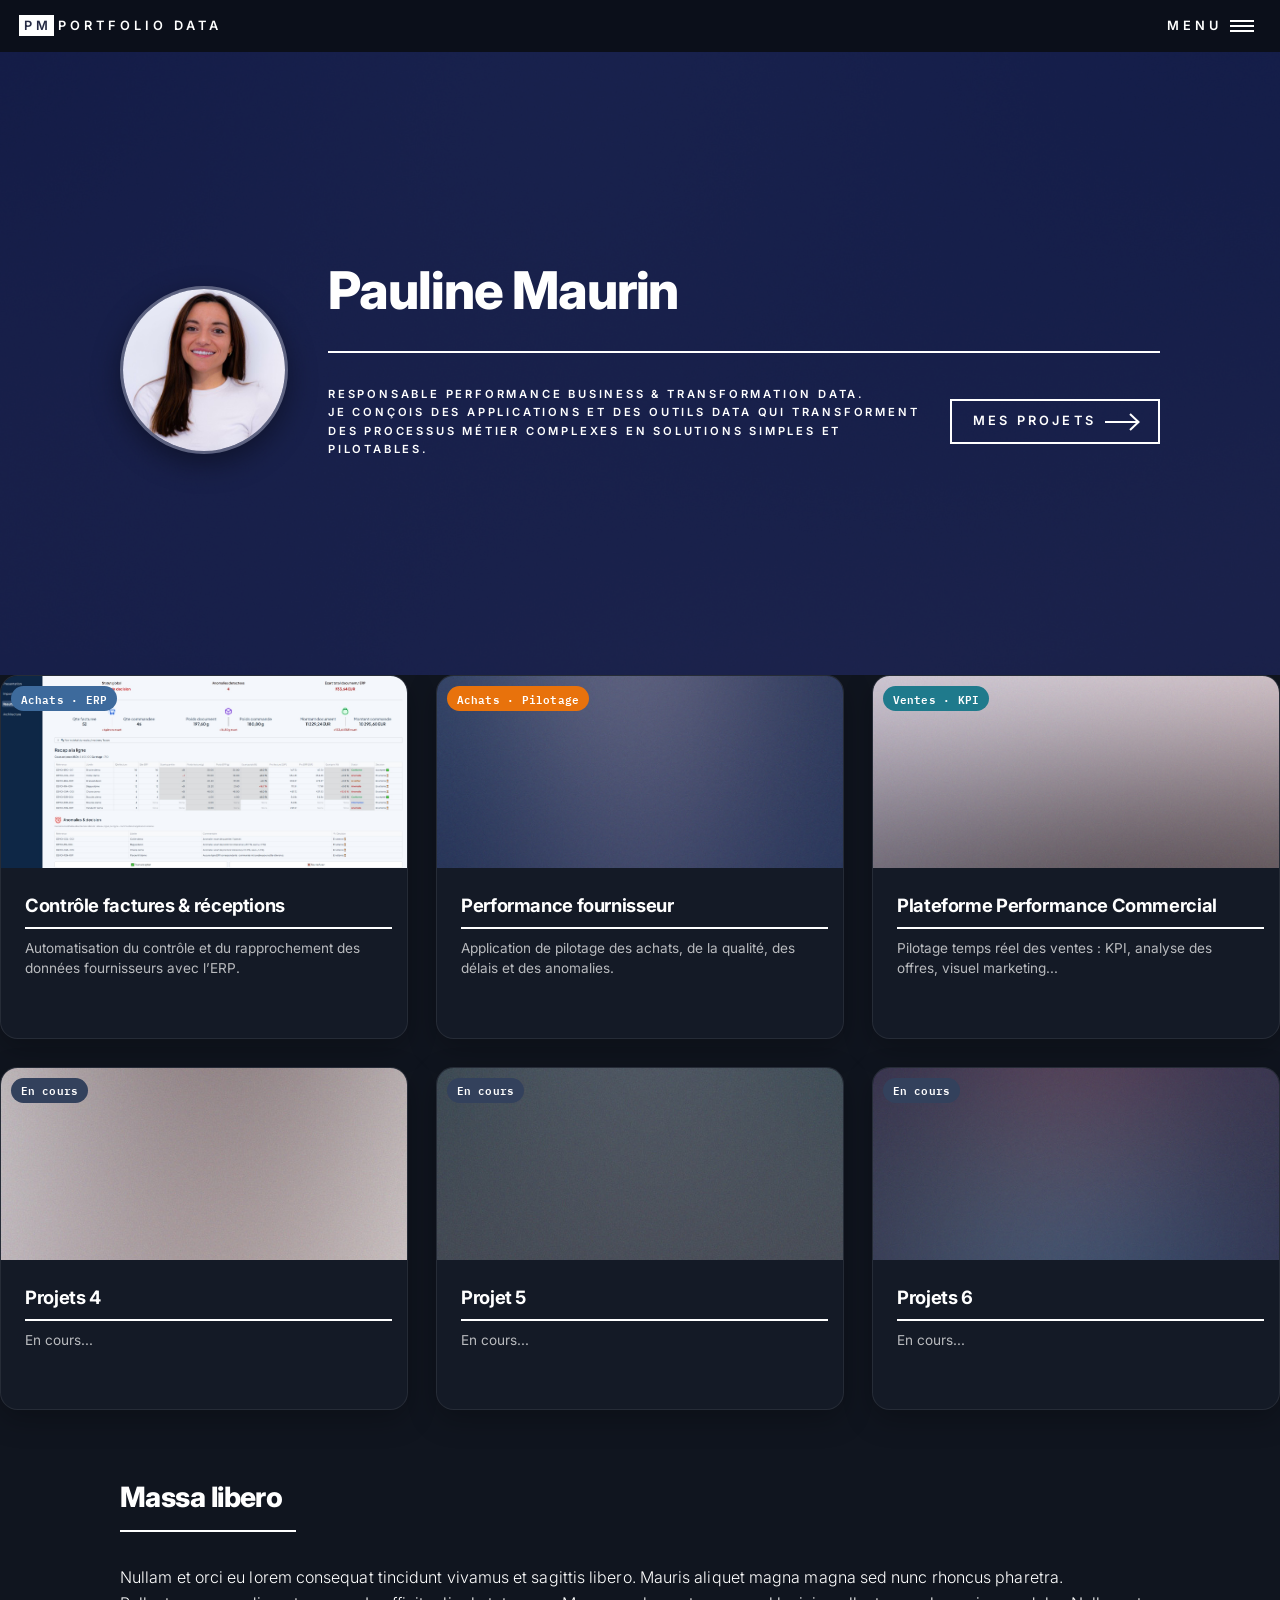
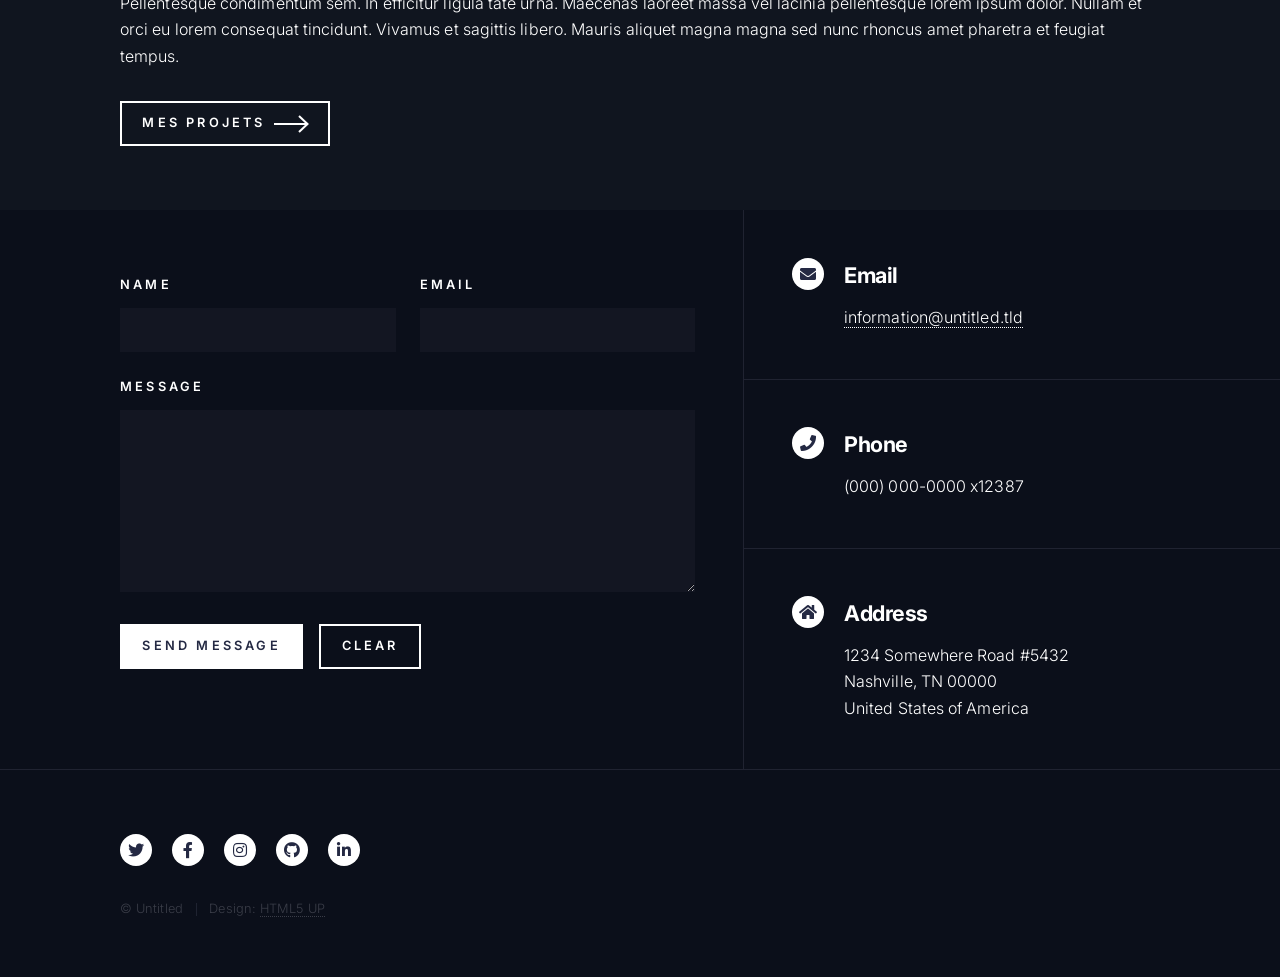
<file: index.html>
<!DOCTYPE HTML>
<!--
	Forty by HTML5 UP
	html5up.net | @ajlkn
	Free for personal and commercial use under the CCA 3.0 license (html5up.net/license)
-->
<html>
	<head>
		<title>Forty by HTML5 UP</title>
		<meta charset="utf-8" />
		<meta name="viewport" content="width=device-width, initial-scale=1, user-scalable=no" />
		<link rel="stylesheet" href="assets/css/main.css" />
			<link rel="stylesheet" href="assets/css/custom-theme.css" />
		<noscript><link rel="stylesheet" href="assets/css/noscript.css" /></noscript>
		<style>
			/* Note : la palette par carte (bleu / turquoise / orange / gris "en cours") est portée
			   par les pastilles .tile-tag, stylées dans assets/css/custom-theme.css. */

			/* => Bandeau d'accueil : même bleu nuit que la section Contact en bas de page, pour une teinte uniforme sur toute la page */
			#banner:after {
				background-color: #171f4a !important;
			}

			/* => Bandeau d'accueil : portrait aligné à côté du texte (nom + accroche) */
			#banner .banner-profile {
				align-items: center;
				display: flex;
				gap: 2.5em;
				text-align: left;
			}

			/* => Photo de portrait ronde du bandeau d'accueil */
			#banner .portrait {
				border: 3px solid rgba(255, 255, 255, 0.3);
				border-radius: 50%;
				box-shadow: 0 0.6em 1.8em rgba(0, 0, 0, 0.4);
				display: block;
				flex-shrink: 0;
				height: 10.5em;
				overflow: hidden;
				width: 10.5em;
			}

			#banner .portrait img {
				display: block;
				height: 100%;
				object-fit: cover;
				width: 100%;
			}

			/* => Empile la photo au-dessus du texte et centre le tout sur mobile */
			@media screen and (max-width: 736px) {
				#banner .banner-profile {
					flex-direction: column;
					text-align: center;
				}

				#banner .portrait {
					height: 8em;
					width: 8em;
				}
			}
		</style>
	</head>
	<body class="is-preload">

		<!-- Wrapper -->
			<div id="wrapper">

				<!-- Header -->
					<header id="header" class="alt">
						<a href="index.html" class="logo"><strong>PM</strong><span>Portfolio Data</span></a>
						<nav>
							<a href="#menu">Menu</a>
						</nav>
					</header>

				<!-- Menu -->
					<nav id="menu">
						<ul class="links">
							<li><a href="index.html">Accueil</a></li>
							<li><a href="landing.html">A propos</a></li>
							<li><a href="generic.html">Stack technique</a></li>
							<li><a href="elements.html">Mon CV</a></li>
						</ul>
						<ul class="actions stacked">
							<li><a href="#" class="button primary fit">MES PROJETS</a></li>
							<li><a href="#" class="button fit">Contactez moi</a></li>
						</ul>
					</nav>

				<!-- Banner -->
					<section id="banner" class="major">
						<div class="inner">
							<div class="banner-profile">
								<span class="portrait">
									<img src="images/portrait.jpg" alt="Portrait de Pauline Maurin" />
								</span>
								<div>
									<header class="major">
										<h1>Pauline Maurin</h1>
									</header>
									<div class="content">
										<p>
										Responsable Performance Business & Transformation Data.<br />
										Je conçois des applications et des outils data qui transforment
										des processus métier complexes en solutions simples et pilotables.
										</p>
										<ul class="actions">
											<li><a href="#one" class="button next scrolly">Mes projets</a></li>
										</ul>
									</div>
								</div>
							</div>
						</div>
					</section>

				<!-- Main -->
					<div id="main">

						<!-- One -->
							<section id="one" class="tiles">
								<article id="tile-controle-factures">
									<span class="image">
										<img src="images/br_controle.JPG" alt="" />
									</span>
									<span class="tile-tag">Achats · ERP</span>
									<header class="major">
										<h3><a href="controle-factures.html" class="link">Contrôle factures & réceptions</a></h3>
										<p>Automatisation du contrôle et du rapprochement des données fournisseurs avec l’ERP.</p>
									</header>
								</article>
								<article id="tile-performance-frns">
									<span class="image">
										<img src="images/pic02.jpg" alt="" />
									</span>
									<span class="tile-tag">Achats · Pilotage</span>
									<header class="major">
										<h3><a href="performance-frns.html" class="link">Performance fournisseur</a></h3>
										<p>Application de pilotage des achats, de la qualité, des délais et des anomalies.</p>
									</header>
								</article>
								<article id="tile-plateforme-commerciale">
									<span class="image">
										<img src="images/pic03.jpg" alt="" />
									</span>
									<span class="tile-tag">Ventes · KPI</span>
									<header class="major">
										<h3><a href="plateforme-commerciale.html" class="link">Plateforme Performance Commercial</a></h3>
										<p>Pilotage temps réel des ventes : KPI, analyse des offres, visuel marketing...</p>
									</header>
								</article>
								<article id="tile-projet-4">
									<span class="image">
										<img src="images/pic04.jpg" alt="" />
									</span>
									<span class="tile-tag">En cours</span>
									<header class="major">
										<h3><a href="projet-4.html" class="link">Projets 4</a></h3>
										<p>En cours...</p>
									</header>
								</article>
								<article id="tile-projet-5">
									<span class="image">
										<img src="images/pic05.jpg" alt="" />
									</span>
									<span class="tile-tag">En cours</span>
									<header class="major">
										<h3><a href="projet-5.html" class="link">Projet 5</a></h3>
										<p>En cours...</p>
									</header>
								</article>
								<article id="tile-projet-6">
									<span class="image">
										<img src="images/pic06.jpg" alt="" />
									</span>
									<span class="tile-tag">En cours</span>
									<header class="major">
										<h3><a href="projet-6.html" class="link">Projets 6</a></h3>
										<p>En cours...</p>
									</header>
								</article>
							</section>

						<!-- Two -->
							<section id="two">
								<div class="inner">
									<header class="major">
										<h2>Massa libero</h2>
									</header>
									<p>Nullam et orci eu lorem consequat tincidunt vivamus et sagittis libero. Mauris aliquet magna magna sed nunc rhoncus pharetra. Pellentesque condimentum sem. In efficitur ligula tate urna. Maecenas laoreet massa vel lacinia pellentesque lorem ipsum dolor. Nullam et orci eu lorem consequat tincidunt. Vivamus et sagittis libero. Mauris aliquet magna magna sed nunc rhoncus amet pharetra et feugiat tempus.</p>
									<ul class="actions">
										<li><a href="landing.html" class="button next">Mes projets</a></li>
									</ul>
								</div>
							</section>

					</div>

				<!-- Contact -->
					<section id="contact">
						<div class="inner">
							<section>
								<form method="post" action="#">
									<div class="fields">
										<div class="field half">
											<label for="name">Name</label>
											<input type="text" name="name" id="name" />
										</div>
										<div class="field half">
											<label for="email">Email</label>
											<input type="text" name="email" id="email" />
										</div>
										<div class="field">
											<label for="message">Message</label>
											<textarea name="message" id="message" rows="6"></textarea>
										</div>
									</div>
									<ul class="actions">
										<li><input type="submit" value="Send Message" class="primary" /></li>
										<li><input type="reset" value="Clear" /></li>
									</ul>
								</form>
							</section>
							<section class="split">
								<section>
									<div class="contact-method">
										<span class="icon solid alt fa-envelope"></span>
										<h3>Email</h3>
										<a href="#">information@untitled.tld</a>
									</div>
								</section>
								<section>
									<div class="contact-method">
										<span class="icon solid alt fa-phone"></span>
										<h3>Phone</h3>
										<span>(000) 000-0000 x12387</span>
									</div>
								</section>
								<section>
									<div class="contact-method">
										<span class="icon solid alt fa-home"></span>
										<h3>Address</h3>
										<span>1234 Somewhere Road #5432<br />
										Nashville, TN 00000<br />
										United States of America</span>
									</div>
								</section>
							</section>
						</div>
					</section>

				<!-- Footer -->
					<footer id="footer">
						<div class="inner">
							<ul class="icons">
								<li><a href="#" class="icon brands alt fa-twitter"><span class="label">Twitter</span></a></li>
								<li><a href="#" class="icon brands alt fa-facebook-f"><span class="label">Facebook</span></a></li>
								<li><a href="#" class="icon brands alt fa-instagram"><span class="label">Instagram</span></a></li>
								<li><a href="#" class="icon brands alt fa-github"><span class="label">GitHub</span></a></li>
								<li><a href="#" class="icon brands alt fa-linkedin-in"><span class="label">LinkedIn</span></a></li>
							</ul>
							<ul class="copyright">
								<li>&copy; Untitled</li><li>Design: <a href="https://html5up.net">HTML5 UP</a></li>
							</ul>
						</div>
					</footer>

			</div>

		<!-- Scripts -->
			<script src="assets/js/jquery.min.js"></script>
			<script src="assets/js/jquery.scrolly.min.js"></script>
			<script src="assets/js/jquery.scrollex.min.js"></script>
			<script src="assets/js/browser.min.js"></script>
			<script src="assets/js/breakpoints.min.js"></script>
			<script src="assets/js/util.js"></script>
			<script src="assets/js/main.js"></script>

	</body>
</html>
</file>
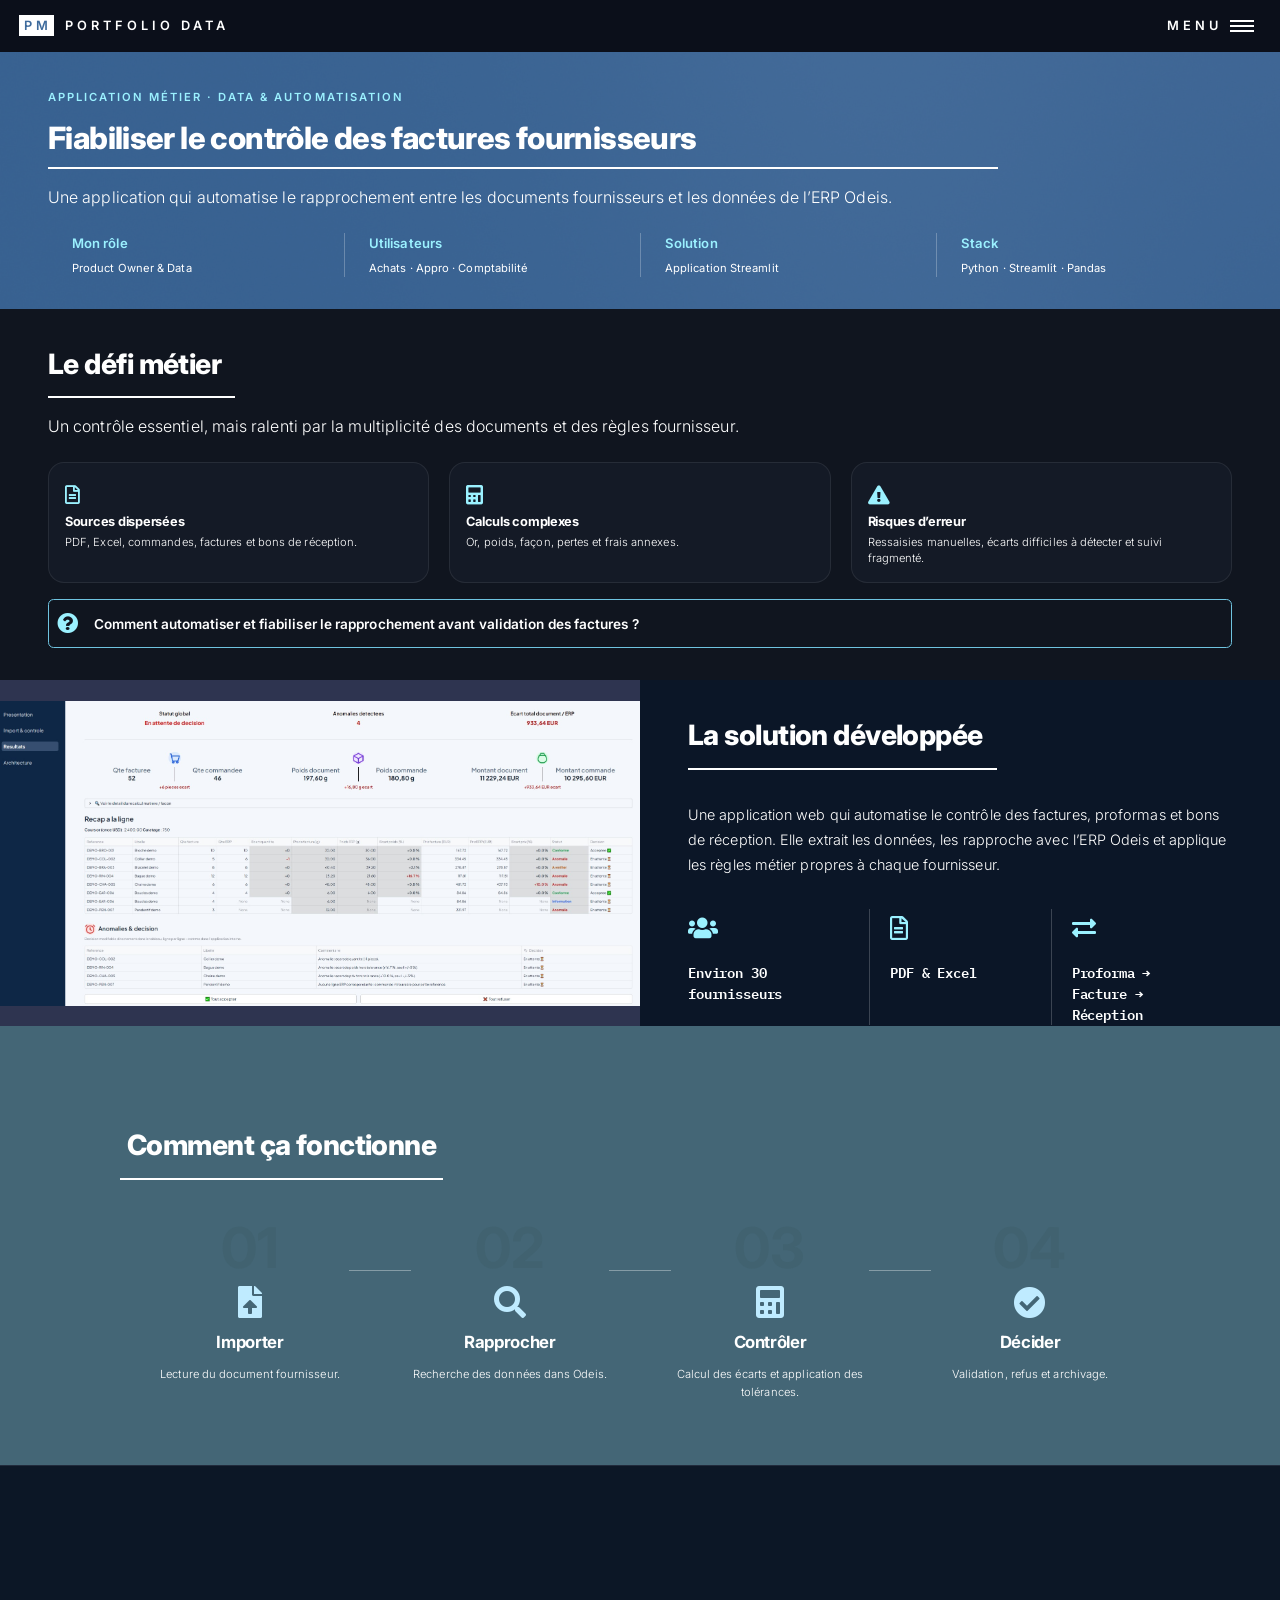
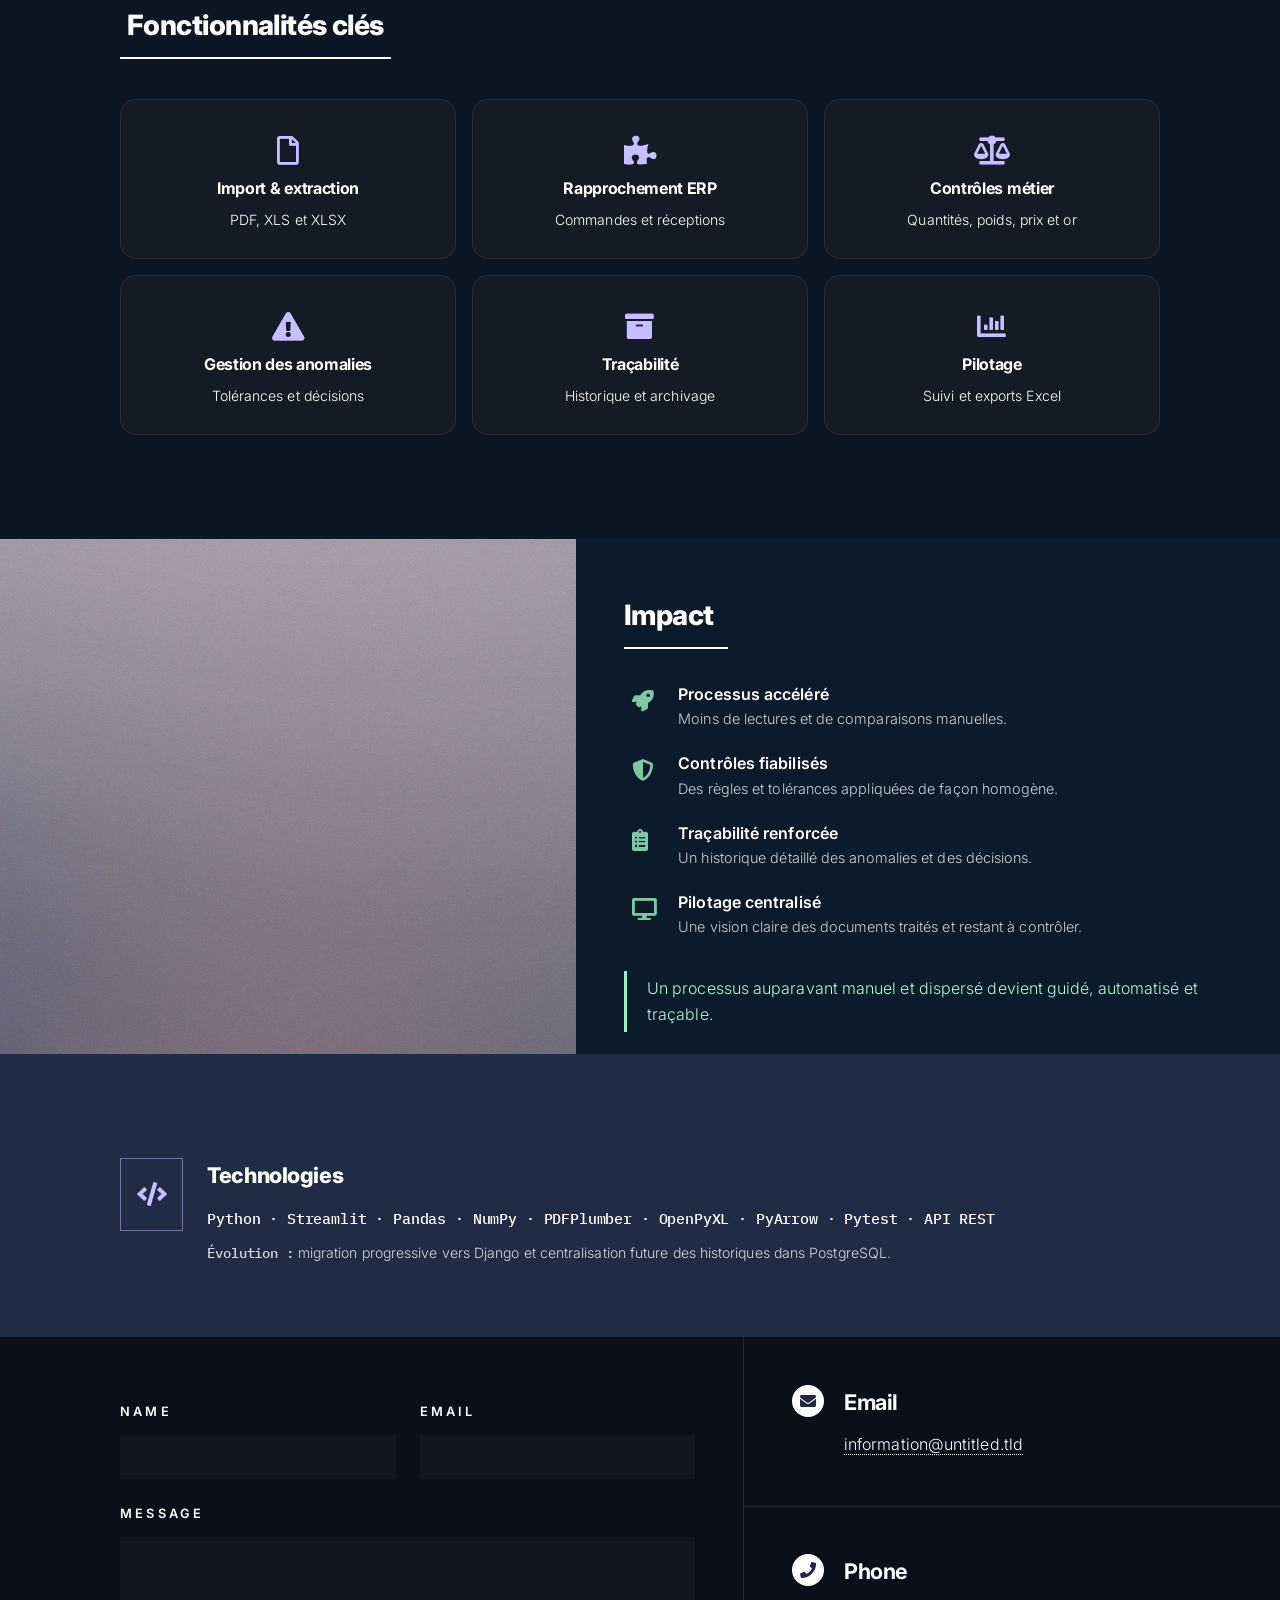
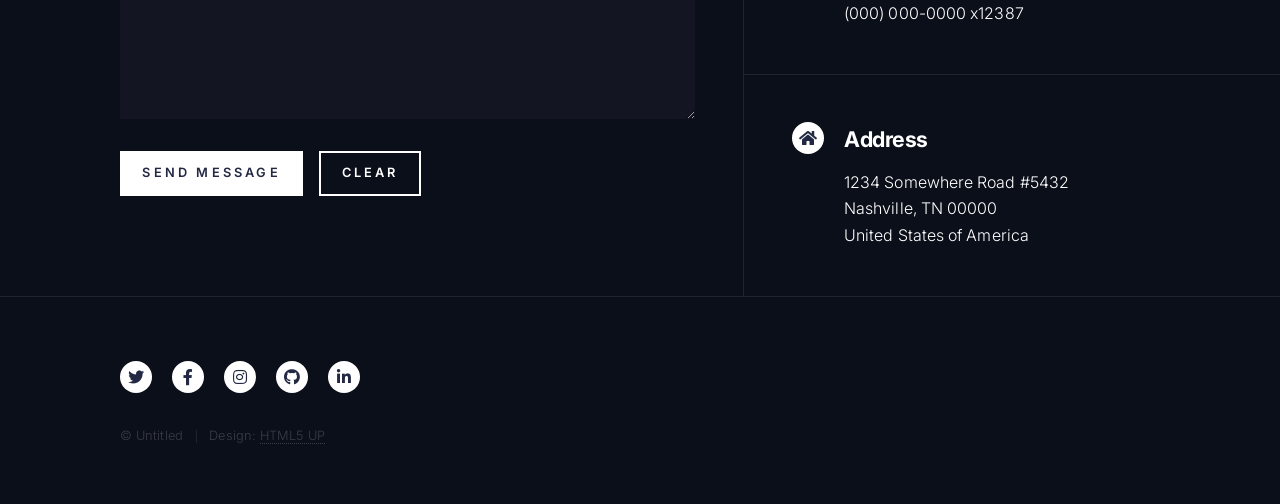
<file: controle-factures.html>
<!DOCTYPE HTML>
<!--
	Forty by HTML5 UP
	html5up.net | @ajlkn
	Free for personal and commercial use under the CCA 3.0 license (html5up.net/license)
-->
<html>
	<head>
		<title>Contrôle des factures fournisseurs | Portfolio Data</title>
		<meta charset="utf-8" />
		<meta name="viewport" content="width=device-width, initial-scale=1, user-scalable=no" />
		<link rel="stylesheet" href="assets/css/main.css" />
			<link rel="stylesheet" href="assets/css/custom-theme.css" />
		<noscript><link rel="stylesheet" href="assets/css/noscript.css" /></noscript>
		<style>
			/* Présentation synthétique du projet */

			/* => Bandeau du haut (fond violet avec le titre "Fiabiliser...") : hauteur et espacement général */
			#banner.project-hero {
			    height: auto !important;
			    min-height: 0 !important;
			    max-height: none !important;
			    padding: 5em 0 1em;
			}

			/* => Largeur maximale du contenu à l'intérieur du bandeau titre */
			#banner.project-hero .inner {
				max-width: 80em;
			}

			/* => Petit texte au-dessus du titre ("APPLICATION MÉTIER · DATA & AUTOMATISATION") */
			.project-eyebrow {
				color: #9bf1ff;
				font-size: 0.7em;
				font-weight: 600;
				letter-spacing: 0.18em;
				margin: 0 0 1.25em;
				text-transform: uppercase;
			}

			/* => Espace sous le titre "Fiabiliser le contrôle des factures fournisseurs" */
			#banner.project-hero header.major {
				margin-bottom: 0.75em;
			}

			/* => Taille du titre principal "Fiabiliser le contrôle des factures fournisseurs" */
			#banner.project-hero header.major h1 {
			    font-size: clamp(1.2em, 2.4vw, 2.1em);
			    line-height: 1.2;
			    max-width: 950px;
			}

			/* => Phrase de résumé sous le titre ("Une application qui automatise...") */
			#banner.project-hero .project-summary {
				font-size: 1em;
				line-height: 1.55;
				margin-bottom: 1.5em;
			}

			/* => Grille des 4 encadrés en bas du bandeau (Mon rôle / Utilisateurs / Solution / Stack) */
			.project-facts {
				display: grid;
				grid-template-columns: repeat(4, minmax(0, 1fr));
				gap: 0;
				margin: 0;
			}

			/* => Chaque encadré individuel (bordure verticale de séparation, espacement) */
			.project-fact {
				border-left: 1px solid rgba(255, 255, 255, 0.25);
				padding: 0 1.5em;
			}

			/* => Le 1er encadré ("Mon rôle") : pas de bordure à gauche */
			.project-fact:first-child {
				border-left: 0;
				padding-left: 10;
			}

			/* => Petit libellé ("Mon rôle", "Utilisateurs"...) dans chaque encadré */
			.project-fact span {
				color: #9bf1ff;
				display: block;
				font-size: 0.82em;
				font-weight: 600;
				margin-bottom: 0.35em;
			}

			/* => Valeur en gras ("Product Owner & Data"...) dans chaque encadré */
			.project-fact strong {
				display: block;
				font-size: 0.7em;
				font-weight: 400;
				line-height: 1.5;
			}

			/* => Phrase d'intro du bloc "Le défi métier" ("Un contrôle essentiel, mais ralenti...") */
			#one.project-challenge .challenge-intro {
				font-size: 0.8em;
				margin-bottom: 2.5em;
				max-width: none;
			}

			/* => Grille des 3 cartes du bloc "Le défi métier" (Sources dispersées / Calculs complexes / Risques d'erreur) */
			.challenge-grid {
				display: grid;
				grid-template-columns: repeat(3, minmax(0, 1fr));
				gap: 1.25em;
			}

			/* => Chaque carte du "défi métier" : fond, bordure, coins arrondis */
			.challenge-card {
				background: rgba(255, 255, 255, 0.035);
				border: 1px solid rgba(255, 255, 255, 0.16);
				border-radius: 0.35em;
				padding: 1em 1em;
			}

			/* => Format des icônes du bloc "défi métier" (en haut de chaque carte) */
			.challenge-card .icon {
				color: #9bf1ff;
				font-size: 1.2em;
				margin-bottom: 0.35em;
			}

			/* => Titre de chaque carte "défi métier" ("Sources dispersées", "Calculs complexes"...) */
			.challenge-card h3 {
				font-size: 0.8em;
				margin-bottom: 0.1em;
			}

			/* => Texte descriptif de chaque carte "défi métier" */
			.challenge-card p {
				font-size: 0.7em;
				line-height: 1.45;
				margin: 0;
			}

			/* => Encadré bleu "Comment automatiser et fiabiliser le rapprochement...?" */
			.challenge-question {
				align-items: center;
				border: 1px solid #6fc3df;
				border-radius: 0.35em;
				display: flex;
				gap: 1em;
				margin-top: 1em;
				padding: 0.4em 0.5em;
			}

			/* => Icône "?" dans l'encadré bleu */
			.challenge-question .icon {
				color: #9bf1ff;
				font-size: 1.3em;
			}

			/* => Texte en gras dans l'encadré bleu */
			.challenge-question strong {
				font-size: 0.85em;
			}

			/* => Espacement général autour du bloc "Le défi métier" */
			#one.project-challenge {
			    padding: 0 !important;
			}

			/* => Largeur et espacement interne du bloc "Le défi métier" */
			#one.project-challenge .inner {
			    max-width: 80em;
			    padding-top: 1em !important;
			    padding-bottom: 1em !important;
			}

			/* => Espace sous le titre "Le défi métier" */
			#one.project-challenge header.major {
			    margin-bottom: 1em;
			}

			/* Suite de la page projet */

			/* => Fond (bleu foncé) du bloc de texte à droite de la section "La solution développée" */
			.solution-spotlight .content {
				background: #0b1627;
			}

			/* => Cadrage des photos dans la section "Impact" */
			.impact-spotlight .image img {
				object-fit: cover;
			}

			/* => Section "La solution développée" : colonne image elargie (30% -> 50%)
			   pour se rapprocher du ratio reel de la photo (1861x888) et limiter le vide */
			.solution-spotlight > .image,
			.solution-spotlight > .content {
				width: 50% !important;
			}

			.solution-spotlight .image img {
				height: 100%;
				object-fit: contain;
			}

			/* => Phrase d'intro de la section "La solution développée" */
			.solution-lead {
				font-size: 0.9em;
				line-height: 1.75;
			}

			/* => Grille des 3 chiffres clés (Environ 30 fournisseurs / PDF & Excel / Proforma → Facture → Réception) */
			.solution-metrics {
				display: grid;
				grid-template-columns: repeat(3, minmax(0, 1fr));
				gap: 0;
				margin-top: 2em;
			}

			/* => Chaque chiffre clé : bordure verticale de séparation, espacement */
			.solution-metric {
				border-left: 1px solid rgba(255, 255, 255, 0.2);
				padding: 0 1.25em;
			}

			/* => Le 1er chiffre clé ("Environ 30 fournisseurs") : pas de bordure à gauche */
			.solution-metric:first-child {
				border-left: 0;
				padding-left: 0;
			}

			/* => Icône au-dessus de chaque chiffre clé */
			.solution-metric .icon {
				color: #9bf1ff;
				display: block;
				font-size: 1.5em;
				margin-bottom: 0.55em;
			}

			/* => Texte en gras de chaque chiffre clé */
			.solution-metric strong {
				display: block;
				font-size: 0.9em;
				line-height: 1.45;
			}

			/* => Fond violet du bloc "Comment ça fonctionne" */
			.process-section {
				background: #446676;
				padding: 2em 0;
			}

			/* => Largeur commune des blocs "Comment ça fonctionne" / "Fonctionnalités clés" / "Technologies" */
			.process-section .inner,
			.features-section .inner,
			.tech-section .inner {
				margin: 0 auto;
				max-width: 80em;
				padding: 0 3em;
				width: calc(100% - 6em);
			}

			/* => Centrage des titres de section ("Comment ça fonctionne", "Fonctionnalités clés") */
			.section-heading {
				text-align: center;
			}

			/* => Centre la petite ligne de soulignement sous ces titres */
			.section-heading.major:after {
				margin-left: auto;
				margin-right: auto;
			}

			/* => Grille des 4 étapes (Importer / Rapprocher / Contrôler / Décider) */
			.process-grid {
				display: grid;
				grid-template-columns: repeat(4, minmax(0, 1fr));
				margin-top: 2.5em;
			}

			/* => Chaque étape individuelle du bloc "Comment ça fonctionne" */
			.process-step {
				padding: 0 1.4em;
				position: relative;
				text-align: center;
			}

			/* => Trait horizontal qui relie les étapes entre elles */
			.process-step:not(:last-child):after {
				background: rgba(255, 255, 255, 0.35);
				content: '';
				height: 1px;
				position: absolute;
				right: -12%;
				top: 3.15em;
				width: 24%;
			}

			/* => Gros numéro en filigrane (01, 02, 03, 04) derrière chaque étape */
			.process-number {
				color: rgba(51, 75, 80, 0.14);
				font-size: 3.5em;
				font-weight: 700;
				line-height: 1;
			}

			/* => Icône de chaque étape */
			.process-step .icon {
				color: #bfebff;
				font-size: 2em;
				margin: 0.25em 0 0.75em;
			}

			/* => Titre de chaque étape ("Importer", "Rapprocher"...) */
			.process-step h3 {
				font-size: 1.05em;
				margin-bottom: 0.55em;
			}

			/* => Texte descriptif de chaque étape */
			.process-step p {
				font-size: 0.7em;
				line-height: 1.55;
				margin: 0;
			}

			/* => Fond bleu foncé du bloc "Fonctionnalités clés" */
			.features-section {
				background: #0c1726;
				padding: 4.5em 0;
			}

			/* => Grille des 6 cartes de fonctionnalités */
			.features-grid {
				display: grid;
				grid-template-columns: repeat(3, minmax(0, 1fr));
				gap: 1em;
				margin-top: 2.5em;
			}

			/* => Chaque carte de fonctionnalité : fond, bordure, centrage */
			.feature-item {
				background: rgba(255, 255, 255, 0.055);
				border: 1px solid rgba(255, 255, 255, 0.08);
				padding: 1.7em;
				text-align: center;
			}

			/* => Icône de chaque fonctionnalité */
			.feature-item .icon {
				color: #c7bfff;
				font-size: 1.8em;
				margin-bottom: 0.55em;
			}

			/* => Titre de chaque fonctionnalité ("Import & extraction"...) */
			.feature-item h3 {
				font-size: 1em;
				margin-bottom: 0.4em;
			}

			/* => Texte descriptif de chaque fonctionnalité */
			.feature-item p {
				font-size: 0.88em;
				margin: 0;
			}

			/* => Fond (bleu foncé) du bloc de texte à droite de la section "Impact" */
			.impact-spotlight .content {
				background: #0c1b2c;
			}

			/* => Liste à puces de la section "Impact" */
			.impact-list {
				list-style: none;
				margin: 0;
				padding: 0;
			}

			/* => Chaque ligne de la liste "Impact" (icône + texte côte à côte) */
			.impact-list li {
				align-items: flex-start;
				display: flex;
				gap: 1em;
				margin-bottom: 1.2em;
			}

			/* => Icône de chaque ligne "Impact" */
			.impact-list .icon {
				color: #9bf1c5;
				font-size: 1.35em;
				margin-top: 0.15em;
				width: 1.4em;
			}

			/* => Titre + description de chaque ligne "Impact" (affichage en bloc) */
			.impact-list strong,
			.impact-list span {
				display: block;
			}

			/* => Description (texte plus clair et plus petit) de chaque ligne "Impact" */
			.impact-list span {
				font-size: 0.9em;
				opacity: 0.8;
			}

			/* => Citation finale en vert ("Un processus auparavant manuel et dispersé...") */
			.impact-quote {
				border-left: 3px solid #9bf1c5;
				color: #b9f7d3;
				font-size: 1em;
				font-style: normal;
				margin: 2em 0 0;
				padding: 0.25em 0 0.25em 1.25em;
			}

			/* => Fond du tout dernier bloc "Technologies" en bas de page */
			.tech-section {
				background: #202c43;
				padding: 2.5em 0;
			}

			/* => Alignement icône + texte du bloc "Technologies" */
			.tech-content {
				align-items: flex-start;
				display: flex;
				gap: 1.5em;
			}

			/* => Icône "</>" du bloc "Technologies" */
			.tech-content > .icon {
				border: 1px solid rgba(199, 191, 255, 0.5);
				color: #c7bfff;
				font-size: 1.5em;
				padding: 0.65em;
			}

			/* => Titre "Technologies" */
			.tech-content h2 {
				font-size: 1.35em;
				margin-bottom: 0.55em;
			}

			/* => Liste des technos ("Python · Streamlit · Pandas...") */
			.tech-list {
				font-size: 0.95em;
				margin-bottom: 0.65em;
			}

			/* => Ligne "Évolution : migration progressive vers Django..." */
			.tech-evolution {
				font-size: 0.88em;
				margin: 0;
				opacity: 0.82;
			}

			/* => Ajustements d'affichage pour tablette (écran ≤ 980px) : les grilles passent en 2 colonnes */
			@media screen and (max-width: 980px) {
				.project-facts,
				.challenge-grid,
				.features-grid {
					grid-template-columns: repeat(2, minmax(0, 1fr));
				}

				.process-grid {
					grid-template-columns: repeat(2, minmax(0, 1fr));
					row-gap: 2.5em;
				}

				.process-step:after {
					display: none;
				}

				.project-fact:nth-child(3) {
					border-left: 0;
					padding-left: 0;
				}

				.project-fact {
					margin-bottom: 1.5em;
				}
			}

			/* => Ajustements d'affichage pour mobile (écran ≤ 736px) : grilles en 1 colonne, sections empilées */
			@media screen and (max-width: 736px) {
				#banner.project-hero {
					padding: 5em 0 1.75em;
				}

				.project-facts,
				.challenge-grid,
				.solution-metrics,
				.process-grid,
				.features-grid {
					grid-template-columns: 1fr;
				}

				.process-section .inner,
				.features-section .inner,
				.tech-section .inner {
					padding: 0 1.5em;
					width: 100%;
				}

				.solution-metric {
					border-left: 0;
					border-top: 1px solid rgba(255, 255, 255, 0.2);
					padding: 1em 0;
				}

				.tech-content {
					flex-direction: column;
				}

				.project-fact,
				.project-fact:nth-child(3) {
					border-left: 0;
					border-top: 1px solid rgba(255, 255, 255, 0.2);
					padding: 1em 0 0;
				}
			}

			/* Corrections finales des hauteurs : ces règles ont été ajoutées après coup et redéfinissent
			   certaines valeurs des blocs ci-dessus (elles gagnent car elles arrivent en dernier) */

			/* => Reprend/confirme la hauteur du bandeau titre (redondant avec la règle du tout début du fichier) */
			#banner.project-hero {
			    height: auto !important;
			    min-height: 0 !important;
			    max-height: none !important;
			    padding: 5.5em 0 2em;
			}

			/* => Reprend/confirme l'espacement général du bloc "Le défi métier" */
			#one.project-challenge {
			    padding: 0 !important;
			}

			/* => Reprend/confirme l'espacement interne du bloc "Le défi métier" */
			#one.project-challenge .inner {
			    padding-top: 2em !important;
			    padding-bottom: 2em !important;
			}

			/* TODO: white-space:nowrap force la phrase sur une ligne. Entre ~737px et ~1000px de large, la phrase peut dépasser du cadre (scroll horizontal). A vérifier sur tablette/petit écran et ajuster le seuil du media query ci-dessous si besoin. */
			/* => Force la phrase d'intro du "défi métier" à rester sur une seule ligne (desktop) */
			#one.project-challenge .challenge-intro {
			    font-size: 1em;
			    line-height: 1.5;
			    margin-bottom: 1.5em;
			    max-width: none;
			    white-space: nowrap;
			}

			/* => Ajustements mobile (≤ 736px) : espacement + phrase du "défi métier" qui peut à nouveau revenir à la ligne */
			@media screen and (max-width: 736px) {
			    #banner.project-hero {
			        padding: 5em 0 1.75em;
			    }

			    #one.project-challenge .inner {
			        padding-top: 1.5em !important;
			        padding-bottom: 1.5em !important;
			    }

			    #one.project-challenge .challenge-intro {
			        white-space: normal;
			    }
			}
		</style>
	</head>
	<body class="is-preload">

		<!-- Wrapper -->
			<div id="wrapper">

				<!-- Header -->
				<!-- Note: The "styleN" class below should match that of the banner element. -->
					<header id="header" class="alt style2">
						<a href="index.html" class="logo"><strong>PM</strong> <span>PORTFOLIO DATA</span></a>
						<nav>
							<a href="#menu">Menu</a>
						</nav>
					</header>

				<!-- Menu -->
					<nav id="menu">
						<ul class="links">
							<!-- TODO: coquille "Acceuil" -> "Accueil" -->
							<li><a href="index.html">Accueil</a></li>
							<li><a href="landing.html">A propos</a></li>
							<li><a href="generic.html">Stack technique</a></li>
							<li><a href="elements.html">Mon CV</a></li>
						</ul>
						<!-- TODO: "Get Started" / "Log In" sont des boutons par défaut du template (href="#", ne mènent nulle part). A adapter ou supprimer. -->
						<ul class="actions stacked">
							<li><a href="#" class="button primary fit">Get Started</a></li>
							<li><a href="#" class="button fit">Log In</a></li>
						</ul>
					</nav>

				<!-- Banner -->
				<!-- Note: The "styleN" class below should match that of the header element. -->
					<section id="banner" class="style2 project-hero">
						<div class="inner">
							<!-- TODO: pic07.jpg est une image générique du template. Remplacer par un visuel du projet (ou une capture) + alt descriptif. -->
							<span class="image">
								<img src="images/pic07.jpg" alt="" />
							</span>
							<p class="project-eyebrow">Application métier · Data &amp; automatisation</p>
							<header class="major">
								<h1>Fiabiliser le contrôle des factures fournisseurs</h1>
							</header>
							<p class="project-summary">Une application qui automatise le rapprochement entre les documents fournisseurs et les données de l’ERP Odeis.</p>
							<div class="project-facts">
								<div class="project-fact">
									<span>Mon rôle</span>
									<strong>Product Owner &amp; Data</strong>
								</div>
								<div class="project-fact">
									<span>Utilisateurs</span>
									<strong>Achats · Appro · Comptabilité</strong>
								</div>
								<div class="project-fact">
									<span>Solution</span>
									<strong>Application Streamlit</strong>
								</div>
								<div class="project-fact">
									<span>Stack</span>
									<strong>Python · Streamlit · Pandas</strong>
								</div>
							</div>
						</div>
					</section>

				<!-- Main -->
					<div id="main">

						<!-- One -->
							<section id="one" class="project-challenge">
								<div class="inner">
									<header class="major">
										<h2>Le défi métier</h2>
									</header>
									<p class="challenge-intro">Un contrôle essentiel, mais ralenti par la multiplicité des documents et des règles fournisseur.</p>

									<div class="challenge-grid">
										<article class="challenge-card">
											<span class="icon regular fa-file-alt" aria-hidden="true"></span>
											<h3>Sources dispersées</h3>
											<p>PDF, Excel, commandes, factures et bons de réception.</p>
										</article>
										<article class="challenge-card">
											<span class="icon solid fa-calculator" aria-hidden="true"></span>
											<h3>Calculs complexes</h3>
											<p>Or, poids, façon, pertes et frais annexes.</p>
										</article>
										<article class="challenge-card">
											<span class="icon solid fa-exclamation-triangle" aria-hidden="true"></span>
											<h3>Risques d’erreur</h3>
											<p>Ressaisies manuelles, écarts difficiles à détecter et suivi fragmenté.</p>
										</article>
									</div>

									<div class="challenge-question">
										<span class="icon solid fa-question-circle" aria-hidden="true"></span>
										<strong>Comment automatiser et fiabiliser le rapprochement avant validation des factures&nbsp;?</strong>
									</div>
								</div>
							</section>

						<!-- Solution -->
							<section id="solution" class="spotlights">
								<section class="solution-spotlight">
									<div class="image">
										<!-- Remplacer pic08.jpg par une capture de la page principale de l'application -->
										<img src="images/br_controle.JPG" alt="Aperçu de l’application de contrôle des factures" data-position="center center" />
									</div>
									<div class="content">
										<div class="inner">
											<header class="major">
												<h2>La solution développée</h2>
											</header>
											<p class="solution-lead">Une application web qui automatise le contrôle des factures, proformas et bons de réception. Elle extrait les données, les rapproche avec l’ERP Odeis et applique les règles métier propres à chaque fournisseur.</p>

											<div class="solution-metrics">
												<div class="solution-metric">
													<span class="icon solid fa-users" aria-hidden="true"></span>
													<strong>Environ 30<br />fournisseurs</strong>
												</div>
												<div class="solution-metric">
													<span class="icon regular fa-file-alt" aria-hidden="true"></span>
													<strong>PDF &amp; Excel</strong>
												</div>
												<div class="solution-metric">
													<span class="icon solid fa-exchange-alt" aria-hidden="true"></span>
													<strong>Proforma → Facture → Réception</strong>
												</div>
											</div>
										</div>
									</div>
								</section>
							</section>

						<!-- Fonctionnement -->
							<section id="fonctionnement" class="process-section">
								<div class="inner">
									<header class="major section-heading">
										<h2>Comment ça fonctionne</h2>
									</header>
									<div class="process-grid">
										<article class="process-step">
											<div class="process-number">01</div>
											<span class="icon solid fa-file-upload" aria-hidden="true"></span>
											<h3>Importer</h3>
											<p>Lecture du document fournisseur.</p>
										</article>
										<article class="process-step">
											<div class="process-number">02</div>
											<span class="icon solid fa-search" aria-hidden="true"></span>
											<h3>Rapprocher</h3>
											<p>Recherche des données dans Odeis.</p>
										</article>
										<article class="process-step">
											<div class="process-number">03</div>
											<span class="icon solid fa-calculator" aria-hidden="true"></span>
											<h3>Contrôler</h3>
											<p>Calcul des écarts et application des tolérances.</p>
										</article>
										<article class="process-step">
											<div class="process-number">04</div>
											<span class="icon solid fa-check-circle" aria-hidden="true"></span>
											<h3>Décider</h3>
											<p>Validation, refus et archivage.</p>
										</article>
									</div>
								</div>
							</section>

						<!-- Fonctionnalités -->
							<section id="fonctionnalites" class="features-section">
								<div class="inner">
									<header class="major section-heading">
										<h2>Fonctionnalités clés</h2>
									</header>
									<div class="features-grid">
										<article class="feature-item">
											<span class="icon regular fa-file" aria-hidden="true"></span>
											<h3>Import &amp; extraction</h3>
											<p>PDF, XLS et XLSX</p>
										</article>
										<article class="feature-item">
											<span class="icon solid fa-puzzle-piece" aria-hidden="true"></span>
											<h3>Rapprochement ERP</h3>
											<p>Commandes et réceptions</p>
										</article>
										<article class="feature-item">
											<span class="icon solid fa-balance-scale" aria-hidden="true"></span>
											<h3>Contrôles métier</h3>
											<p>Quantités, poids, prix et or</p>
										</article>
										<article class="feature-item">
											<span class="icon solid fa-exclamation-triangle" aria-hidden="true"></span>
											<h3>Gestion des anomalies</h3>
											<p>Tolérances et décisions</p>
										</article>
										<article class="feature-item">
											<span class="icon solid fa-archive" aria-hidden="true"></span>
											<h3>Traçabilité</h3>
											<p>Historique et archivage</p>
										</article>
										<article class="feature-item">
											<span class="icon solid fa-chart-bar" aria-hidden="true"></span>
											<h3>Pilotage</h3>
											<p>Suivi et exports Excel</p>
										</article>
									</div>
								</div>
							</section>

						<!-- Impact -->
							<section id="impact" class="spotlights">
								<section class="impact-spotlight">
									<div class="image">
										<!-- Remplacer pic09.jpg par une capture du suivi ou du pilotage -->
										<img src="images/pic09.jpg" alt="Aperçu du suivi des contrôles et des anomalies" data-position="center center" />
									</div>
									<div class="content">
										<div class="inner">
											<header class="major">
												<h2>Impact</h2>
											</header>
											<ul class="impact-list">
												<li><span class="icon solid fa-rocket" aria-hidden="true"></span><div><strong>Processus accéléré</strong><span>Moins de lectures et de comparaisons manuelles.</span></div></li>
												<li><span class="icon solid fa-shield-alt" aria-hidden="true"></span><div><strong>Contrôles fiabilisés</strong><span>Des règles et tolérances appliquées de façon homogène.</span></div></li>
												<li><span class="icon solid fa-clipboard-list" aria-hidden="true"></span><div><strong>Traçabilité renforcée</strong><span>Un historique détaillé des anomalies et des décisions.</span></div></li>
												<li><span class="icon solid fa-desktop" aria-hidden="true"></span><div><strong>Pilotage centralisé</strong><span>Une vision claire des documents traités et restant à contrôler.</span></div></li>
											</ul>
											<blockquote class="impact-quote">Un processus auparavant manuel et dispersé devient guidé, automatisé et traçable.</blockquote>
										</div>
									</div>
								</section>
							</section>

						<!-- Technologies -->
							<section id="technologies" class="tech-section">
								<div class="inner">
									<div class="tech-content">
										<span class="icon solid fa-code" aria-hidden="true"></span>
										<div>
											<h2>Technologies</h2>
											<p class="tech-list">Python · Streamlit · Pandas · NumPy · PDFPlumber · OpenPyXL · PyArrow · Pytest · API REST</p>
											<p class="tech-evolution"><strong>Évolution :</strong> migration progressive vers Django et centralisation future des historiques dans PostgreSQL.</p>
										</div>
									</div>
								</div>
							</section>

					</div>

				<!-- Contact -->
					<!-- TODO: toute cette section Contact est le contenu par défaut du template (formulaire non fonctionnel action="#", email/téléphone/adresse fictifs). A personnaliser ou supprimer si non utilisée sur une page projet. -->
					<section id="contact">
						<div class="inner">
							<section>
								<form method="post" action="#">
									<div class="fields">
										<div class="field half">
											<label for="name">Name</label>
											<input type="text" name="name" id="name" />
										</div>
										<div class="field half">
											<label for="email">Email</label>
											<input type="text" name="email" id="email" />
										</div>
										<div class="field">
											<label for="message">Message</label>
											<textarea name="message" id="message" rows="6"></textarea>
										</div>
									</div>
									<ul class="actions">
										<li><input type="submit" value="Send Message" class="primary" /></li>
										<li><input type="reset" value="Clear" /></li>
									</ul>
								</form>
							</section>
							<section class="split">
								<section>
									<div class="contact-method">
										<span class="icon solid alt fa-envelope"></span>
										<h3>Email</h3>
										<a href="#">information@untitled.tld</a>
									</div>
								</section>
								<section>
									<div class="contact-method">
										<span class="icon solid alt fa-phone"></span>
										<h3>Phone</h3>
										<span>(000) 000-0000 x12387</span>
									</div>
								</section>
								<section>
									<div class="contact-method">
										<span class="icon solid alt fa-home"></span>
										<h3>Address</h3>
										<span>1234 Somewhere Road #5432<br />
										Nashville, TN 00000<br />
										United States of America</span>
									</div>
								</section>
							</section>
						</div>
					</section>

				<!-- Footer -->
					<!-- TODO: liens sociaux tous en href="#" (ne mènent nulle part) et copyright "Untitled". Mettre les vraies URLs (LinkedIn/GitHub en priorité, retirer Twitter/Facebook/Instagram si non pertinents) et le vrai nom/année en copyright. -->
					<footer id="footer">
						<div class="inner">
							<ul class="icons">
								<li><a href="#" class="icon brands alt fa-twitter"><span class="label">Twitter</span></a></li>
								<li><a href="#" class="icon brands alt fa-facebook-f"><span class="label">Facebook</span></a></li>
								<li><a href="#" class="icon brands alt fa-instagram"><span class="label">Instagram</span></a></li>
								<li><a href="#" class="icon brands alt fa-github"><span class="label">GitHub</span></a></li>
								<li><a href="#" class="icon brands alt fa-linkedin-in"><span class="label">LinkedIn</span></a></li>
							</ul>
							<ul class="copyright">
								<li>&copy; Untitled</li><li>Design: <a href="https://html5up.net">HTML5 UP</a></li>
							</ul>
						</div>
					</footer>

			</div>

		<!-- Scripts -->
			<script src="assets/js/jquery.min.js"></script>
			<script src="assets/js/jquery.scrolly.min.js"></script>
			<script src="assets/js/jquery.scrollex.min.js"></script>
			<script src="assets/js/browser.min.js"></script>
			<script src="assets/js/breakpoints.min.js"></script>
			<script src="assets/js/util.js"></script>
			<script src="assets/js/main.js"></script>

	</body>
</html>
</file>
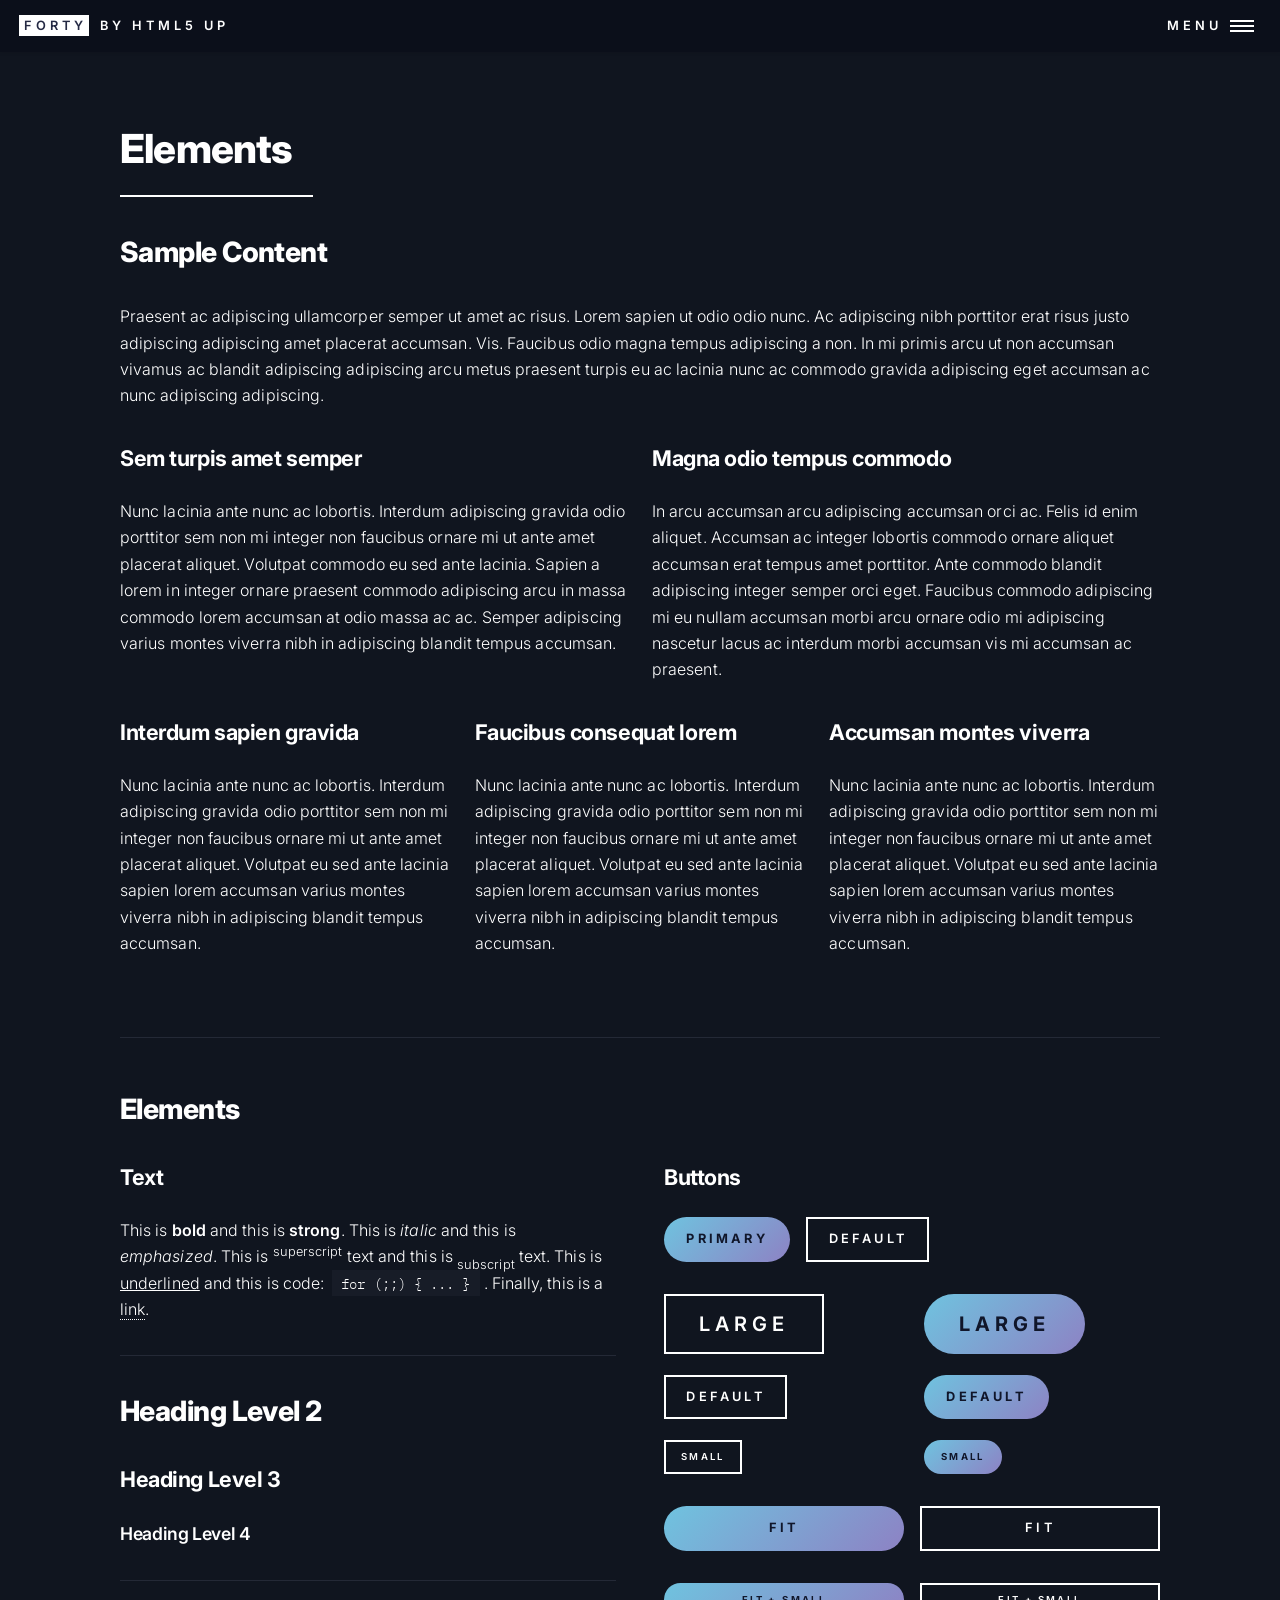
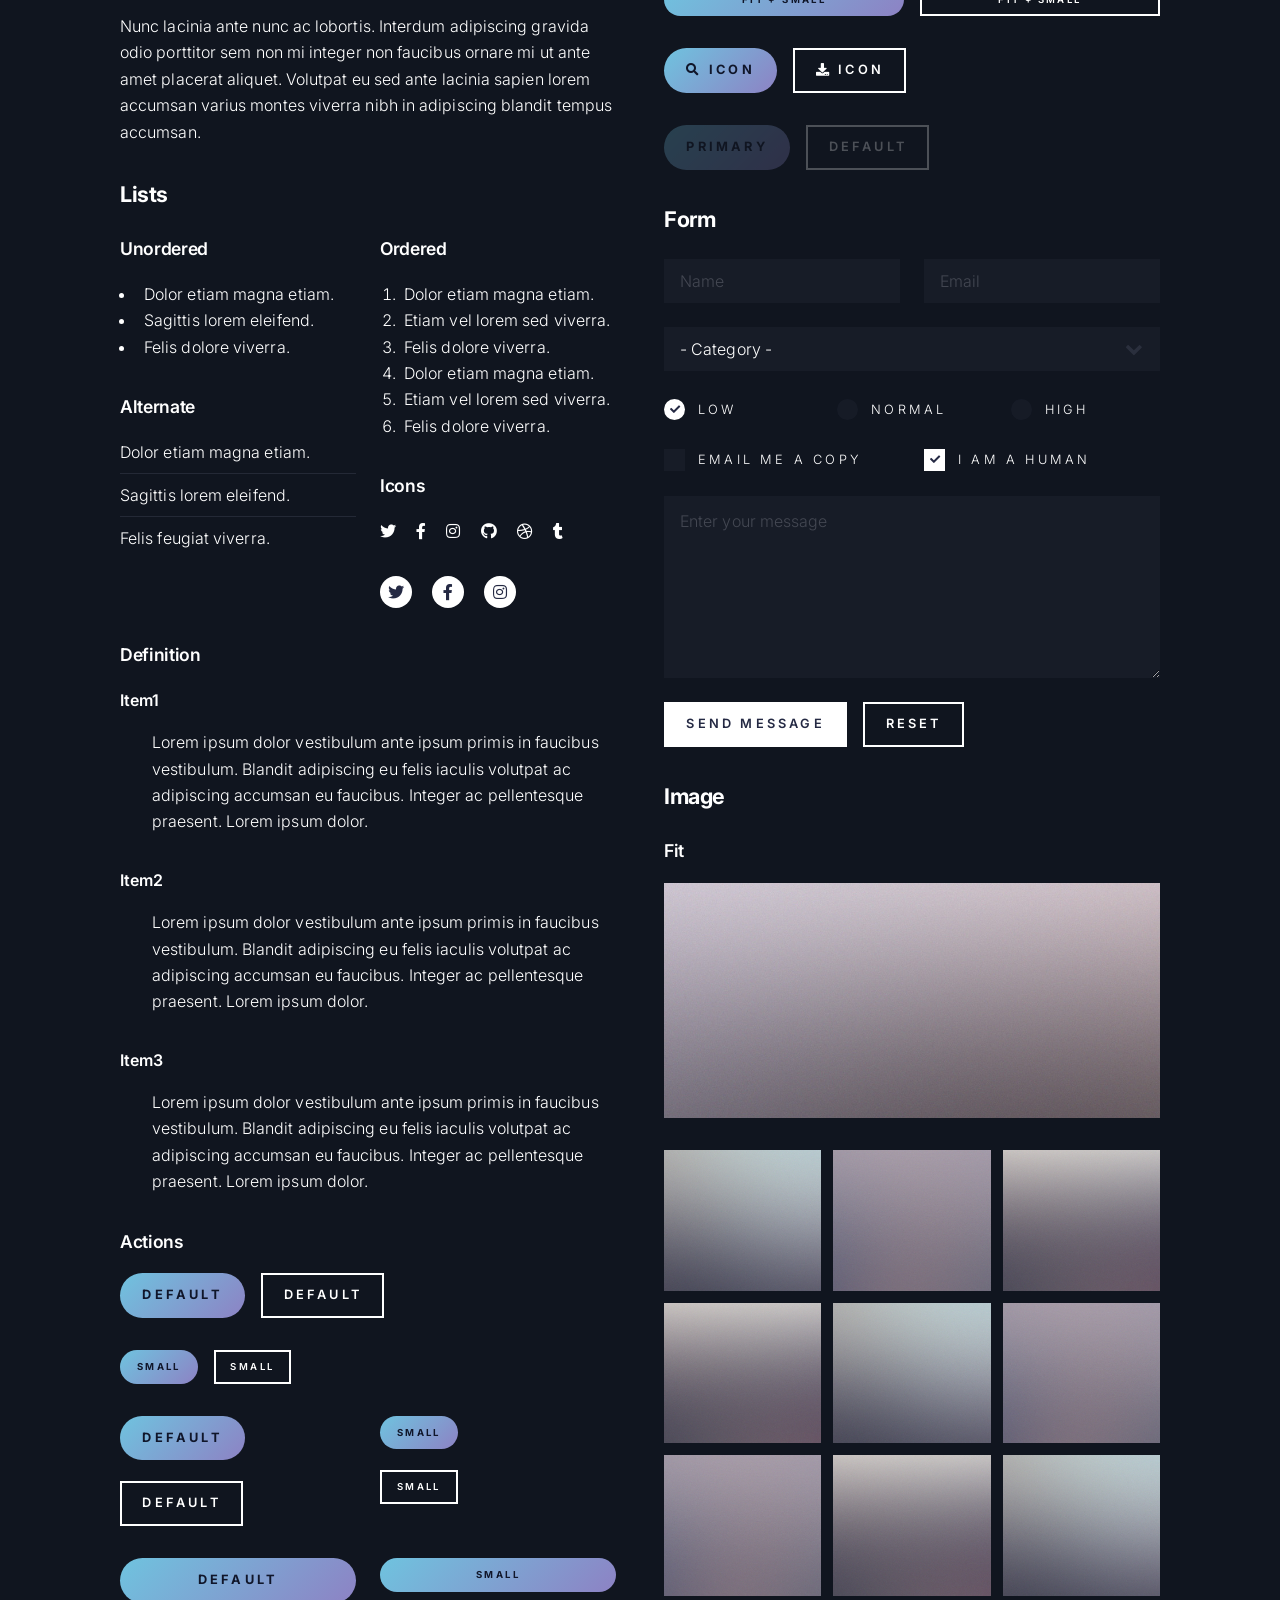
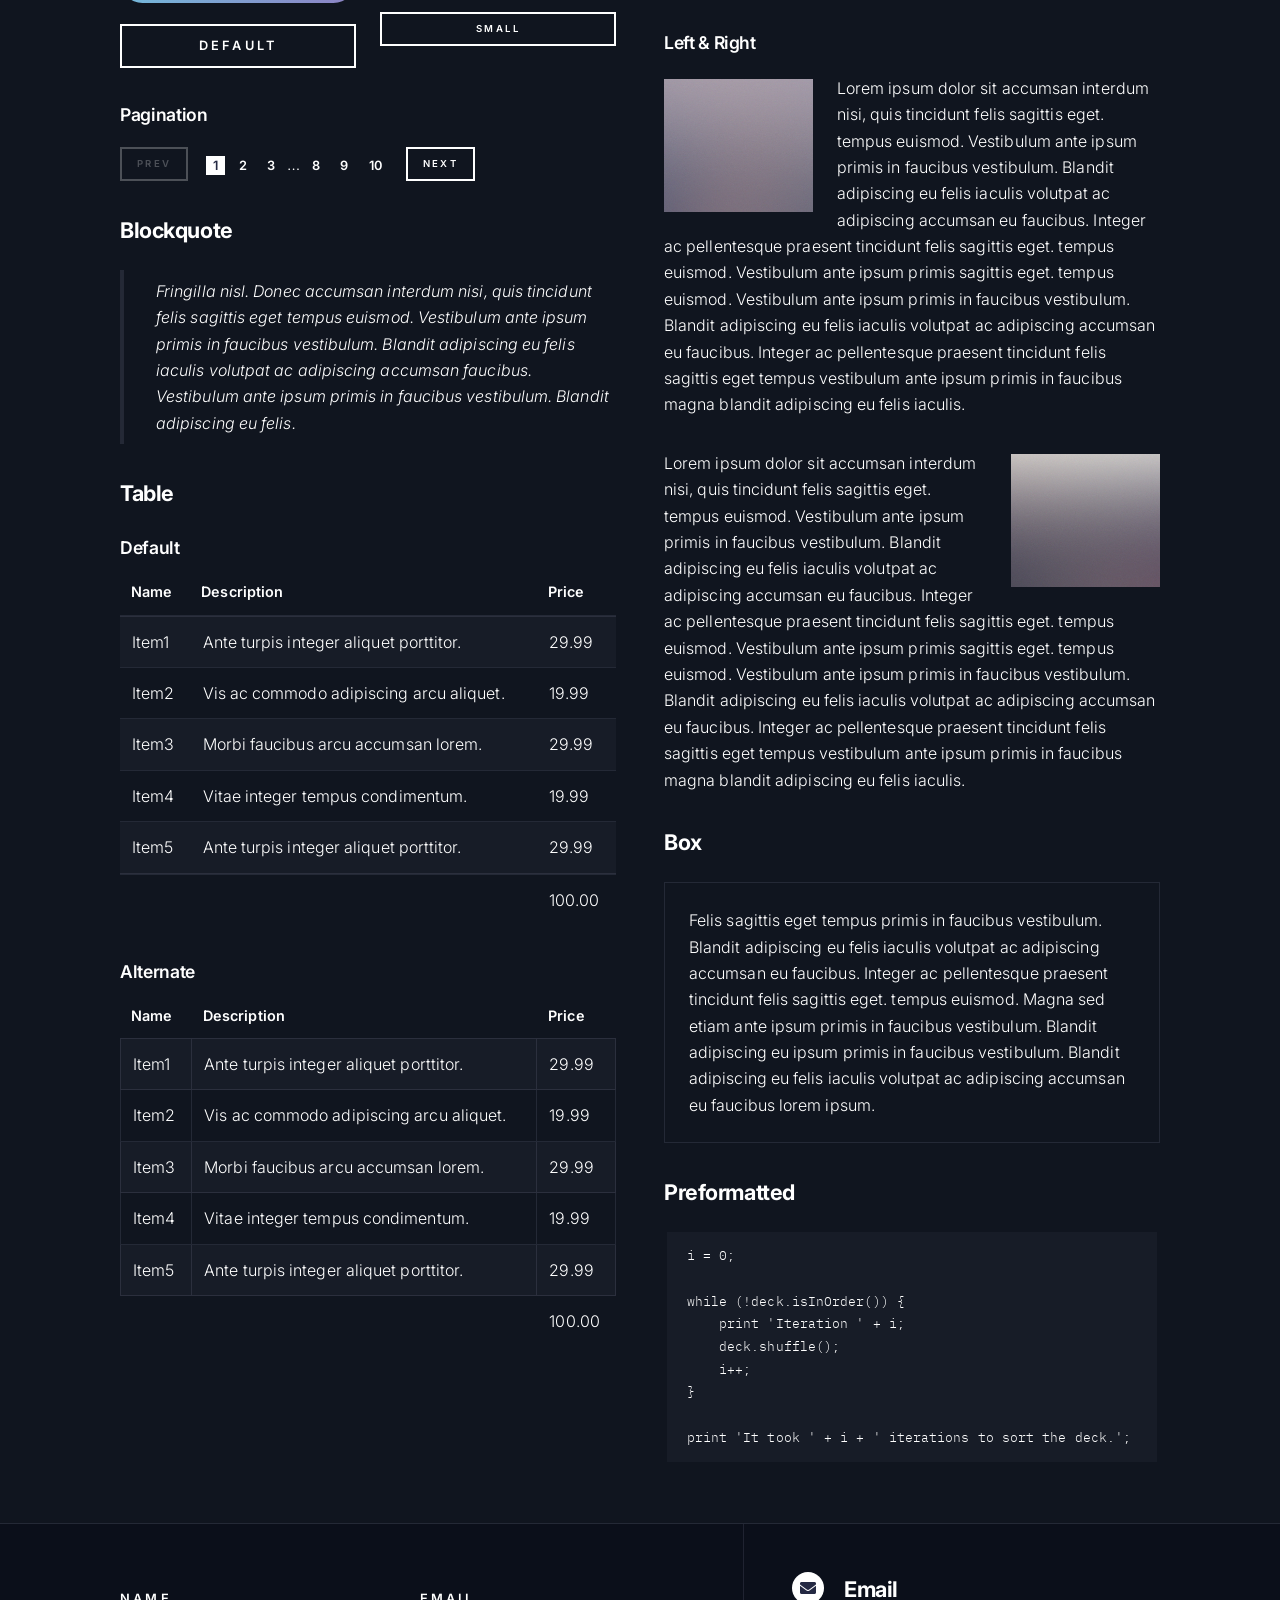
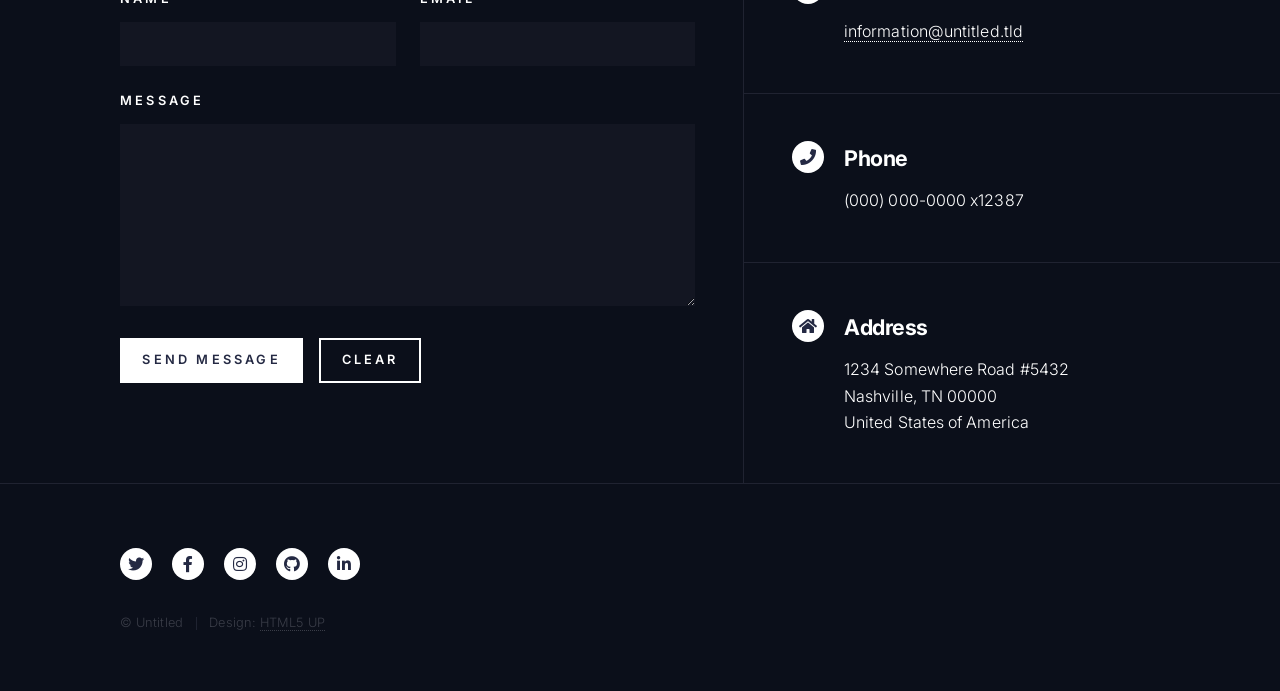
<file: elements.html>
<!DOCTYPE HTML>
<!--
	Forty by HTML5 UP
	html5up.net | @ajlkn
	Free for personal and commercial use under the CCA 3.0 license (html5up.net/license)
-->
<html>
	<head>
		<title>Elements - Forty by HTML5 UP</title>
		<meta charset="utf-8" />
		<meta name="viewport" content="width=device-width, initial-scale=1, user-scalable=no" />
		<link rel="stylesheet" href="assets/css/main.css" />
			<link rel="stylesheet" href="assets/css/custom-theme.css" />
		<noscript><link rel="stylesheet" href="assets/css/noscript.css" /></noscript>
	</head>
	<body class="is-preload">

		<!-- Wrapper -->
			<div id="wrapper">

				<!-- Header -->
					<header id="header">
						<a href="index.html" class="logo"><strong>Forty</strong> <span>by HTML5 UP</span></a>
						<nav>
							<a href="#menu">Menu</a>
						</nav>
					</header>

				<!-- Menu -->
					<nav id="menu">
						<ul class="links">
							<li><a href="index.html">Home</a></li>
							<li><a href="landing.html">Landing</a></li>
							<li><a href="generic.html">Generic</a></li>
							<li><a href="elements.html">Elements</a></li>
						</ul>
						<ul class="actions stacked">
							<li><a href="#" class="button primary fit">Get Started</a></li>
							<li><a href="#" class="button fit">Log In</a></li>
						</ul>
					</nav>

				<!-- Main -->
					<div id="main" class="alt">

						<!-- One -->
							<section id="one">
								<div class="inner">
									<header class="major">
										<h1>Elements</h1>
									</header>

									<!-- Content -->
										<h2 id="content">Sample Content</h2>
										<p>Praesent ac adipiscing ullamcorper semper ut amet ac risus. Lorem sapien ut odio odio nunc. Ac adipiscing nibh porttitor erat risus justo adipiscing adipiscing amet placerat accumsan. Vis. Faucibus odio magna tempus adipiscing a non. In mi primis arcu ut non accumsan vivamus ac blandit adipiscing adipiscing arcu metus praesent turpis eu ac lacinia nunc ac commodo gravida adipiscing eget accumsan ac nunc adipiscing adipiscing.</p>
										<div class="row">
											<div class="col-6 col-12-small">
												<h3>Sem turpis amet semper</h3>
												<p>Nunc lacinia ante nunc ac lobortis. Interdum adipiscing gravida odio porttitor sem non mi integer non faucibus ornare mi ut ante amet placerat aliquet. Volutpat commodo eu sed ante lacinia. Sapien a lorem in integer ornare praesent commodo adipiscing arcu in massa commodo lorem accumsan at odio massa ac ac. Semper adipiscing varius montes viverra nibh in adipiscing blandit tempus accumsan.</p>
											</div>
											<div class="col-6 col-12-small">
												<h3>Magna odio tempus commodo</h3>
												<p>In arcu accumsan arcu adipiscing accumsan orci ac. Felis id enim aliquet. Accumsan ac integer lobortis commodo ornare aliquet accumsan erat tempus amet porttitor. Ante commodo blandit adipiscing integer semper orci eget. Faucibus commodo adipiscing mi eu nullam accumsan morbi arcu ornare odio mi adipiscing nascetur lacus ac interdum morbi accumsan vis mi accumsan ac praesent.</p>
											</div>
											<!-- Break -->
											<div class="col-4 col-12-medium">
												<h3>Interdum sapien gravida</h3>
												<p>Nunc lacinia ante nunc ac lobortis. Interdum adipiscing gravida odio porttitor sem non mi integer non faucibus ornare mi ut ante amet placerat aliquet. Volutpat eu sed ante lacinia sapien lorem accumsan varius montes viverra nibh in adipiscing blandit tempus accumsan.</p>
											</div>
											<div class="col-4 col-12-medium">
												<h3>Faucibus consequat lorem</h3>
												<p>Nunc lacinia ante nunc ac lobortis. Interdum adipiscing gravida odio porttitor sem non mi integer non faucibus ornare mi ut ante amet placerat aliquet. Volutpat eu sed ante lacinia sapien lorem accumsan varius montes viverra nibh in adipiscing blandit tempus accumsan.</p>
											</div>
											<div class="col-4 col-12-medium">
												<h3>Accumsan montes viverra</h3>
												<p>Nunc lacinia ante nunc ac lobortis. Interdum adipiscing gravida odio porttitor sem non mi integer non faucibus ornare mi ut ante amet placerat aliquet. Volutpat eu sed ante lacinia sapien lorem accumsan varius montes viverra nibh in adipiscing blandit tempus accumsan.</p>
											</div>
										</div>

									<hr class="major" />

									<!-- Elements -->
										<h2 id="elements">Elements</h2>
										<div class="row gtr-200">
											<div class="col-6 col-12-medium">

												<!-- Text stuff -->
													<h3>Text</h3>
													<p>This is <b>bold</b> and this is <strong>strong</strong>. This is <i>italic</i> and this is <em>emphasized</em>.
													This is <sup>superscript</sup> text and this is <sub>subscript</sub> text.
													This is <u>underlined</u> and this is code: <code>for (;;) { ... }</code>.
													Finally, this is a <a href="#">link</a>.</p>
													<hr />
													<h2>Heading Level 2</h2>
													<h3>Heading Level 3</h3>
													<h4>Heading Level 4</h4>
													<hr />
													<p>Nunc lacinia ante nunc ac lobortis. Interdum adipiscing gravida odio porttitor sem non mi integer non faucibus ornare mi ut ante amet placerat aliquet. Volutpat eu sed ante lacinia sapien lorem accumsan varius montes viverra nibh in adipiscing blandit tempus accumsan.</p>

												<!-- Lists -->
													<h3>Lists</h3>
													<div class="row">
														<div class="col-6 col-12-small">

															<h4>Unordered</h4>
															<ul>
																<li>Dolor etiam magna etiam.</li>
																<li>Sagittis lorem eleifend.</li>
																<li>Felis dolore viverra.</li>
															</ul>

															<h4>Alternate</h4>
															<ul class="alt">
																<li>Dolor etiam magna etiam.</li>
																<li>Sagittis lorem eleifend.</li>
																<li>Felis feugiat viverra.</li>
															</ul>

														</div>
														<div class="col-6 col-12-small">

															<h4>Ordered</h4>
															<ol>
																<li>Dolor etiam magna etiam.</li>
																<li>Etiam vel lorem sed viverra.</li>
																<li>Felis dolore viverra.</li>
																<li>Dolor etiam magna etiam.</li>
																<li>Etiam vel lorem sed viverra.</li>
																<li>Felis dolore viverra.</li>
															</ol>

															<h4>Icons</h4>
															<ul class="icons">
																<li><a href="#" class="icon brands fa-twitter"><span class="label">Twitter</span></a></li>
																<li><a href="#" class="icon brands fa-facebook-f"><span class="label">Facebook</span></a></li>
																<li><a href="#" class="icon brands fa-instagram"><span class="label">Instagram</span></a></li>
																<li><a href="#" class="icon brands fa-github"><span class="label">Github</span></a></li>
																<li><a href="#" class="icon brands fa-dribbble"><span class="label">Dribbble</span></a></li>
																<li><a href="#" class="icon brands fa-tumblr"><span class="label">Tumblr</span></a></li>
															</ul>
															<ul class="icons">
																<li><a href="#" class="icon brands alt fa-twitter"><span class="label">Twitter</span></a></li>
																<li><a href="#" class="icon brands alt fa-facebook-f"><span class="label">Facebook</span></a></li>
																<li><a href="#" class="icon brands alt fa-instagram"><span class="label">Instagram</span></a></li>
															</ul>

														</div>
													</div>
													<h4>Definition</h4>
													<dl>
														<dt>Item1</dt>
														<dd>
															<p>Lorem ipsum dolor vestibulum ante ipsum primis in faucibus vestibulum. Blandit adipiscing eu felis iaculis volutpat ac adipiscing accumsan eu faucibus. Integer ac pellentesque praesent. Lorem ipsum dolor.</p>
														</dd>
														<dt>Item2</dt>
														<dd>
															<p>Lorem ipsum dolor vestibulum ante ipsum primis in faucibus vestibulum. Blandit adipiscing eu felis iaculis volutpat ac adipiscing accumsan eu faucibus. Integer ac pellentesque praesent. Lorem ipsum dolor.</p>
														</dd>
														<dt>Item3</dt>
														<dd>
															<p>Lorem ipsum dolor vestibulum ante ipsum primis in faucibus vestibulum. Blandit adipiscing eu felis iaculis volutpat ac adipiscing accumsan eu faucibus. Integer ac pellentesque praesent. Lorem ipsum dolor.</p>
														</dd>
													</dl>

													<h4>Actions</h4>
													<ul class="actions">
														<li><a href="#" class="button primary">Default</a></li>
														<li><a href="#" class="button">Default</a></li>
													</ul>
													<ul class="actions small">
														<li><a href="#" class="button primary small">Small</a></li>
														<li><a href="#" class="button small">Small</a></li>
													</ul>
													<div class="row">
														<div class="col-6 col-12-small">
															<ul class="actions stacked">
																<li><a href="#" class="button primary">Default</a></li>
																<li><a href="#" class="button">Default</a></li>
															</ul>
														</div>
														<div class="col-6 col-12-small">
															<ul class="actions stacked">
																<li><a href="#" class="button primary small">Small</a></li>
																<li><a href="#" class="button small">Small</a></li>
															</ul>
														</div>
														<div class="col-6 col-12-small">
															<ul class="actions stacked">
																<li><a href="#" class="button primary fit">Default</a></li>
																<li><a href="#" class="button fit">Default</a></li>
															</ul>
														</div>
														<div class="col-6 col-12-small">
															<ul class="actions stacked">
																<li><a href="#" class="button primary small fit">Small</a></li>
																<li><a href="#" class="button small fit">Small</a></li>
															</ul>
														</div>
													</div>

													<h4>Pagination</h4>
													<ul class="pagination">
														<li><span class="button small disabled">Prev</span></li>
														<li><a href="#" class="page active">1</a></li>
														<li><a href="#" class="page">2</a></li>
														<li><a href="#" class="page">3</a></li>
														<li><span>&hellip;</span></li>
														<li><a href="#" class="page">8</a></li>
														<li><a href="#" class="page">9</a></li>
														<li><a href="#" class="page">10</a></li>
														<li><a href="#" class="button small">Next</a></li>
													</ul>

												<!-- Blockquote -->
													<h3>Blockquote</h3>
													<blockquote>Fringilla nisl. Donec accumsan interdum nisi, quis tincidunt felis sagittis eget tempus euismod. Vestibulum ante ipsum primis in faucibus vestibulum. Blandit adipiscing eu felis iaculis volutpat ac adipiscing accumsan faucibus. Vestibulum ante ipsum primis in faucibus vestibulum. Blandit adipiscing eu felis.</blockquote>

												<!-- Table -->
													<h3>Table</h3>

													<h4>Default</h4>
													<div class="table-wrapper">
														<table>
															<thead>
																<tr>
																	<th>Name</th>
																	<th>Description</th>
																	<th>Price</th>
																</tr>
															</thead>
															<tbody>
																<tr>
																	<td>Item1</td>
																	<td>Ante turpis integer aliquet porttitor.</td>
																	<td>29.99</td>
																</tr>
																<tr>
																	<td>Item2</td>
																	<td>Vis ac commodo adipiscing arcu aliquet.</td>
																	<td>19.99</td>
																</tr>
																<tr>
																	<td>Item3</td>
																	<td> Morbi faucibus arcu accumsan lorem.</td>
																	<td>29.99</td>
																</tr>
																<tr>
																	<td>Item4</td>
																	<td>Vitae integer tempus condimentum.</td>
																	<td>19.99</td>
																</tr>
																<tr>
																	<td>Item5</td>
																	<td>Ante turpis integer aliquet porttitor.</td>
																	<td>29.99</td>
																</tr>
															</tbody>
															<tfoot>
																<tr>
																	<td colspan="2"></td>
																	<td>100.00</td>
																</tr>
															</tfoot>
														</table>
													</div>

													<h4>Alternate</h4>
													<div class="table-wrapper">
														<table class="alt">
															<thead>
																<tr>
																	<th>Name</th>
																	<th>Description</th>
																	<th>Price</th>
																</tr>
															</thead>
															<tbody>
																<tr>
																	<td>Item1</td>
																	<td>Ante turpis integer aliquet porttitor.</td>
																	<td>29.99</td>
																</tr>
																<tr>
																	<td>Item2</td>
																	<td>Vis ac commodo adipiscing arcu aliquet.</td>
																	<td>19.99</td>
																</tr>
																<tr>
																	<td>Item3</td>
																	<td> Morbi faucibus arcu accumsan lorem.</td>
																	<td>29.99</td>
																</tr>
																<tr>
																	<td>Item4</td>
																	<td>Vitae integer tempus condimentum.</td>
																	<td>19.99</td>
																</tr>
																<tr>
																	<td>Item5</td>
																	<td>Ante turpis integer aliquet porttitor.</td>
																	<td>29.99</td>
																</tr>
															</tbody>
															<tfoot>
																<tr>
																	<td colspan="2"></td>
																	<td>100.00</td>
																</tr>
															</tfoot>
														</table>
													</div>

											</div>
											<div class="col-6 col-12-medium">

												<!-- Buttons -->
													<h3>Buttons</h3>
													<ul class="actions">
														<li><a href="#" class="button primary">Primary</a></li>
														<li><a href="#" class="button">Default</a></li>
													</ul>
													<div class="row">
														<div class="col-6 col-12-xsmall">
															<ul class="actions stacked">
																<li><a href="#" class="button large">Large</a></li>
																<li><a href="#" class="button">Default</a></li>
																<li><a href="#" class="button small">Small</a></li>
															</ul>
														</div>
														<div class="col-6 col-12-xsmall">
															<ul class="actions stacked">
																<li><a href="#" class="button primary large">Large</a></li>
																<li><a href="#" class="button primary">Default</a></li>
																<li><a href="#" class="button primary small">Small</a></li>
															</ul>
														</div>
													</div>
													<ul class="actions fit">
														<li><a href="#" class="button primary fit">Fit</a></li>
														<li><a href="#" class="button fit">Fit</a></li>
													</ul>
													<ul class="actions fit small">
														<li><a href="#" class="button primary fit small">Fit + Small</a></li>
														<li><a href="#" class="button fit small">Fit + Small</a></li>
													</ul>
													<ul class="actions">
														<li><a href="#" class="button primary icon solid fa-search">Icon</a></li>
														<li><a href="#" class="button icon solid fa-download">Icon</a></li>
													</ul>
													<ul class="actions">
														<li><span class="button primary disabled">Primary</span></li>
														<li><span class="button disabled">Default</span></li>
													</ul>

												<!-- Form -->
													<h3>Form</h3>

													<form method="post" action="#">
														<div class="row gtr-uniform">
															<div class="col-6 col-12-xsmall">
																<input type="text" name="demo-name" id="demo-name" value="" placeholder="Name" />
															</div>
															<div class="col-6 col-12-xsmall">
																<input type="email" name="demo-email" id="demo-email" value="" placeholder="Email" />
															</div>
															<!-- Break -->
															<div class="col-12">
																<select name="demo-category" id="demo-category">
																	<option value="">- Category -</option>
																	<option value="1">Manufacturing</option>
																	<option value="1">Shipping</option>
																	<option value="1">Administration</option>
																	<option value="1">Human Resources</option>
																</select>
															</div>
															<!-- Break -->
															<div class="col-4 col-12-small">
																<input type="radio" id="demo-priority-low" name="demo-priority" checked>
																<label for="demo-priority-low">Low</label>
															</div>
															<div class="col-4 col-12-small">
																<input type="radio" id="demo-priority-normal" name="demo-priority">
																<label for="demo-priority-normal">Normal</label>
															</div>
															<div class="col-4 col-12-small">
																<input type="radio" id="demo-priority-high" name="demo-priority">
																<label for="demo-priority-high">High</label>
															</div>
															<!-- Break -->
															<div class="col-6 col-12-small">
																<input type="checkbox" id="demo-copy" name="demo-copy">
																<label for="demo-copy">Email me a copy</label>
															</div>
															<div class="col-6 col-12-small">
																<input type="checkbox" id="demo-human" name="demo-human" checked>
																<label for="demo-human">I am a human</label>
															</div>
															<!-- Break -->
															<div class="col-12">
																<textarea name="demo-message" id="demo-message" placeholder="Enter your message" rows="6"></textarea>
															</div>
															<!-- Break -->
															<div class="col-12">
																<ul class="actions">
																	<li><input type="submit" value="Send Message" class="primary" /></li>
																	<li><input type="reset" value="Reset" /></li>
																</ul>
															</div>
														</div>
													</form>

												<!-- Image -->
													<h3>Image</h3>

													<h4>Fit</h4>
													<span class="image fit"><img src="images/pic03.jpg" alt="" /></span>
													<div class="box alt">
														<div class="row gtr-50 gtr-uniform">
															<div class="col-4"><span class="image fit"><img src="images/pic08.jpg" alt="" /></span></div>
															<div class="col-4"><span class="image fit"><img src="images/pic09.jpg" alt="" /></span></div>
															<div class="col-4"><span class="image fit"><img src="images/pic10.jpg" alt="" /></span></div>
															<!-- Break -->
															<div class="col-4"><span class="image fit"><img src="images/pic10.jpg" alt="" /></span></div>
															<div class="col-4"><span class="image fit"><img src="images/pic08.jpg" alt="" /></span></div>
															<div class="col-4"><span class="image fit"><img src="images/pic09.jpg" alt="" /></span></div>
															<!-- Break -->
															<div class="col-4"><span class="image fit"><img src="images/pic09.jpg" alt="" /></span></div>
															<div class="col-4"><span class="image fit"><img src="images/pic10.jpg" alt="" /></span></div>
															<div class="col-4"><span class="image fit"><img src="images/pic08.jpg" alt="" /></span></div>
														</div>
													</div>

													<h4>Left &amp; Right</h4>
													<p><span class="image left"><img src="images/pic09.jpg" alt="" /></span>Lorem ipsum dolor sit accumsan interdum nisi, quis tincidunt felis sagittis eget. tempus euismod. Vestibulum ante ipsum primis in faucibus vestibulum. Blandit adipiscing eu felis iaculis volutpat ac adipiscing accumsan eu faucibus. Integer ac pellentesque praesent tincidunt felis sagittis eget. tempus euismod. Vestibulum ante ipsum primis sagittis eget. tempus euismod. Vestibulum ante ipsum primis in faucibus vestibulum. Blandit adipiscing eu felis iaculis volutpat ac adipiscing accumsan eu faucibus. Integer ac pellentesque praesent tincidunt felis sagittis eget tempus vestibulum ante ipsum primis in faucibus magna blandit adipiscing eu felis iaculis.</p>
													<p><span class="image right"><img src="images/pic10.jpg" alt="" /></span>Lorem ipsum dolor sit accumsan interdum nisi, quis tincidunt felis sagittis eget. tempus euismod. Vestibulum ante ipsum primis in faucibus vestibulum. Blandit adipiscing eu felis iaculis volutpat ac adipiscing accumsan eu faucibus. Integer ac pellentesque praesent tincidunt felis sagittis eget. tempus euismod. Vestibulum ante ipsum primis sagittis eget. tempus euismod. Vestibulum ante ipsum primis in faucibus vestibulum. Blandit adipiscing eu felis iaculis volutpat ac adipiscing accumsan eu faucibus. Integer ac pellentesque praesent tincidunt felis sagittis eget tempus vestibulum ante ipsum primis in faucibus magna blandit adipiscing eu felis iaculis.</p>

												<!-- Box -->
													<h3>Box</h3>
													<div class="box">
														<p>Felis sagittis eget tempus primis in faucibus vestibulum. Blandit adipiscing eu felis iaculis volutpat ac adipiscing accumsan eu faucibus. Integer ac pellentesque praesent tincidunt felis sagittis eget. tempus euismod. Magna sed etiam ante ipsum primis in faucibus vestibulum. Blandit adipiscing eu ipsum primis in faucibus vestibulum. Blandit adipiscing eu felis iaculis volutpat ac adipiscing accumsan eu faucibus lorem ipsum.</p>
													</div>

												<!-- Preformatted Code -->
													<h3>Preformatted</h3>
													<pre><code>i = 0;

while (!deck.isInOrder()) {
    print 'Iteration ' + i;
    deck.shuffle();
    i++;
}

print 'It took ' + i + ' iterations to sort the deck.';
</code></pre>

											</div>
										</div>

								</div>
							</section>

					</div>

				<!-- Contact -->
					<section id="contact">
						<div class="inner">
							<section>
								<form method="post" action="#">
									<div class="fields">
										<div class="field half">
											<label for="name">Name</label>
											<input type="text" name="name" id="name" />
										</div>
										<div class="field half">
											<label for="email">Email</label>
											<input type="text" name="email" id="email" />
										</div>
										<div class="field">
											<label for="message">Message</label>
											<textarea name="message" id="message" rows="6"></textarea>
										</div>
									</div>
									<ul class="actions">
										<li><input type="submit" value="Send Message" class="primary" /></li>
										<li><input type="reset" value="Clear" /></li>
									</ul>
								</form>
							</section>
							<section class="split">
								<section>
									<div class="contact-method">
										<span class="icon solid alt fa-envelope"></span>
										<h3>Email</h3>
										<a href="#">information@untitled.tld</a>
									</div>
								</section>
								<section>
									<div class="contact-method">
										<span class="icon solid alt fa-phone"></span>
										<h3>Phone</h3>
										<span>(000) 000-0000 x12387</span>
									</div>
								</section>
								<section>
									<div class="contact-method">
										<span class="icon solid alt fa-home"></span>
										<h3>Address</h3>
										<span>1234 Somewhere Road #5432<br />
										Nashville, TN 00000<br />
										United States of America</span>
									</div>
								</section>
							</section>
						</div>
					</section>

				<!-- Footer -->
					<footer id="footer">
						<div class="inner">
							<ul class="icons">
								<li><a href="#" class="icon brands alt fa-twitter"><span class="label">Twitter</span></a></li>
								<li><a href="#" class="icon brands alt fa-facebook-f"><span class="label">Facebook</span></a></li>
								<li><a href="#" class="icon brands alt fa-instagram"><span class="label">Instagram</span></a></li>
								<li><a href="#" class="icon brands alt fa-github"><span class="label">GitHub</span></a></li>
								<li><a href="#" class="icon brands alt fa-linkedin-in"><span class="label">LinkedIn</span></a></li>
							</ul>
							<ul class="copyright">
								<li>&copy; Untitled</li><li>Design: <a href="https://html5up.net">HTML5 UP</a></li>
							</ul>
						</div>
					</footer>

			</div>

		<!-- Scripts -->
			<script src="assets/js/jquery.min.js"></script>
			<script src="assets/js/jquery.scrolly.min.js"></script>
			<script src="assets/js/jquery.scrollex.min.js"></script>
			<script src="assets/js/browser.min.js"></script>
			<script src="assets/js/breakpoints.min.js"></script>
			<script src="assets/js/util.js"></script>
			<script src="assets/js/main.js"></script>

	</body>
</html>
</file>
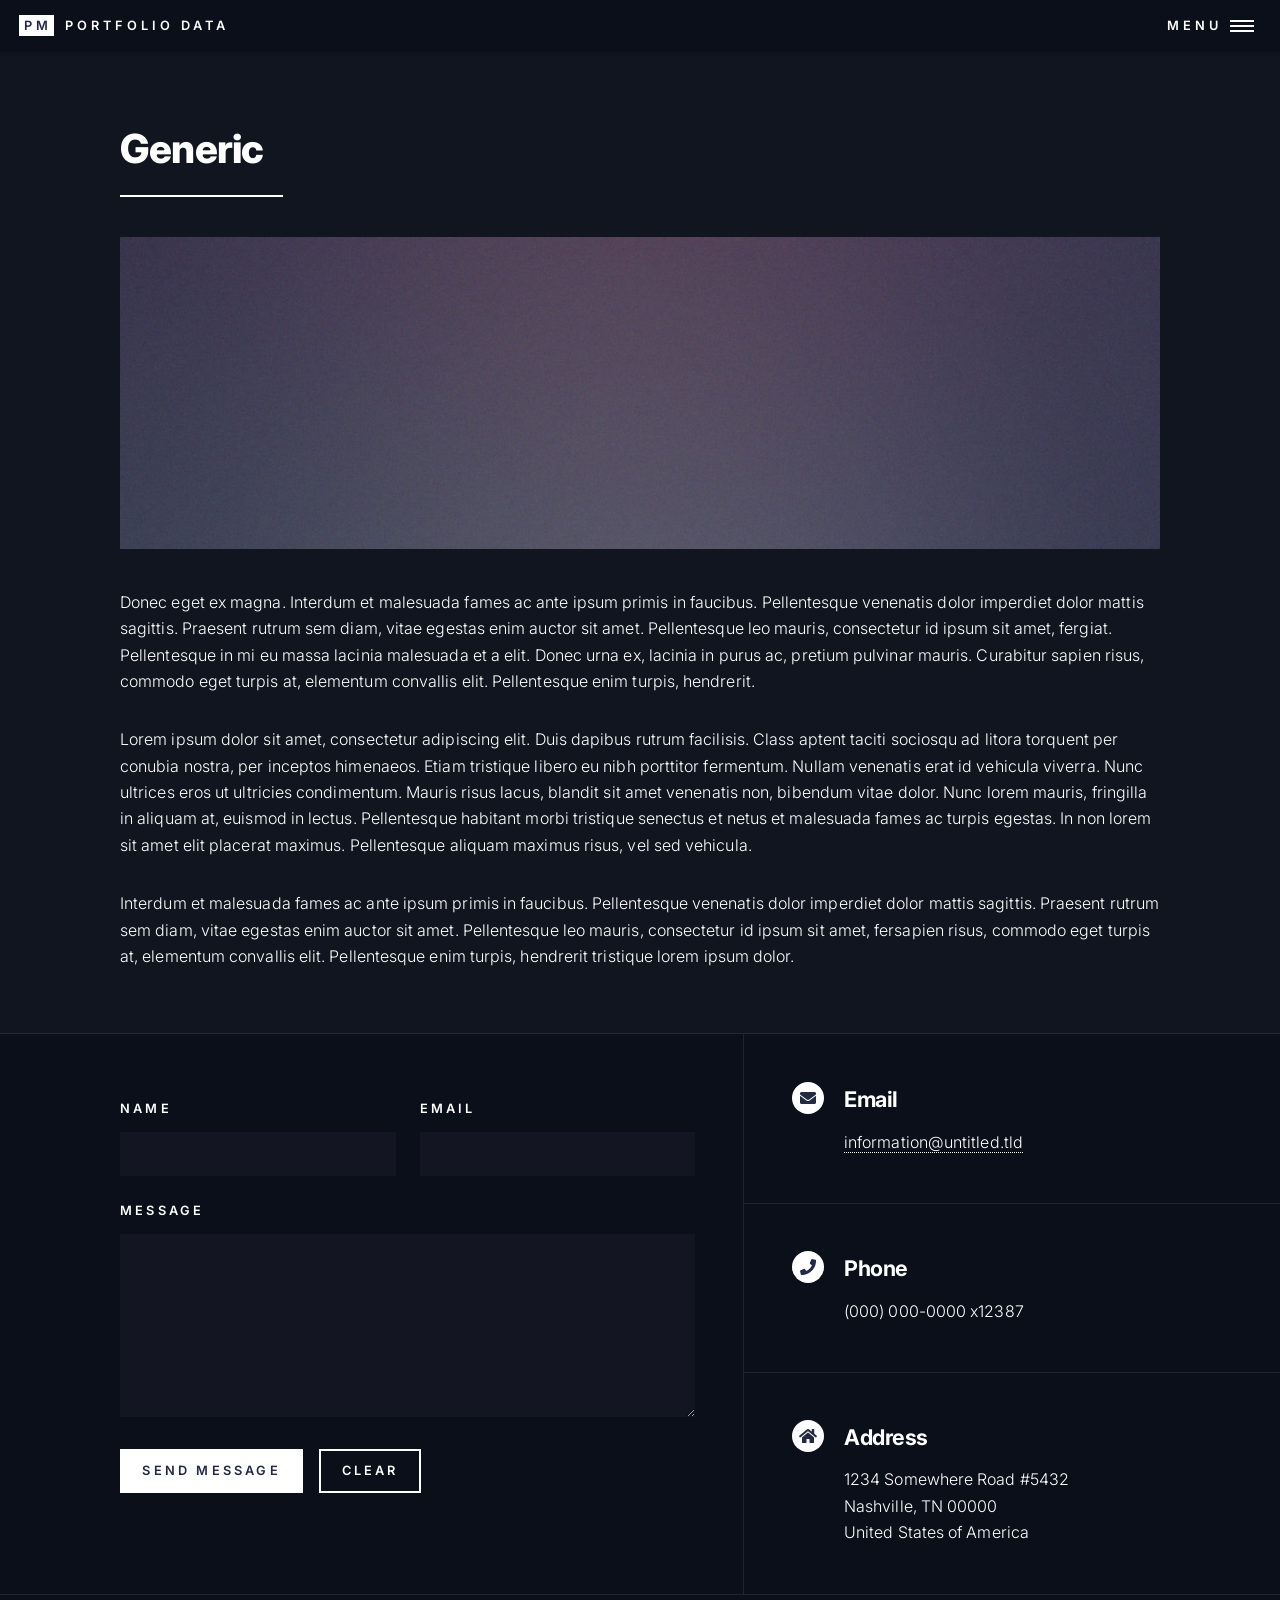
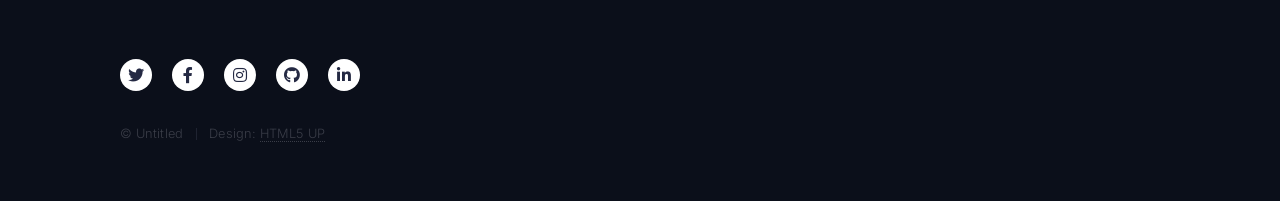
<file: generic.html>
<!DOCTYPE HTML>
<!--
	Forty by HTML5 UP
	html5up.net | @ajlkn
	Free for personal and commercial use under the CCA 3.0 license (html5up.net/license)
-->
<html>
	<head>
		<title>Generic - Forty by HTML5 UP</title>
		<meta charset="utf-8" />
		<meta name="viewport" content="width=device-width, initial-scale=1, user-scalable=no" />
		<link rel="stylesheet" href="assets/css/main.css" />
			<link rel="stylesheet" href="assets/css/custom-theme.css" />
		<noscript><link rel="stylesheet" href="assets/css/noscript.css" /></noscript>
	</head>
	<body class="is-preload">

		<!-- Wrapper -->
			<div id="wrapper">

				<!-- Header -->
					<header id="header">
						<a href="index.html" class="logo"><strong>PM</strong> <span>PORTFOLIO DATA</span></a>
						<nav>
							<a href="#menu">Menu</a>
						</nav>
					</header>

				<!-- Menu -->
					<nav id="menu">
						<ul class="links">
							<li><a href="index.html">Home</a></li>
							<li><a href="landing.html">Landing</a></li>
							<li><a href="generic.html">Generic</a></li>
							<li><a href="elements.html">Elements</a></li>
						</ul>
						<ul class="actions stacked">
							<li><a href="#" class="button primary fit">Get Started</a></li>
							<li><a href="#" class="button fit">Log In</a></li>
						</ul>
					</nav>

				<!-- Main -->
					<div id="main" class="alt">

						<!-- One -->
							<section id="one">
								<div class="inner">
									<header class="major">
										<h1>Generic</h1>
									</header>
									<span class="image main"><img src="images/pic11.jpg" alt="" /></span>
									<p>Donec eget ex magna. Interdum et malesuada fames ac ante ipsum primis in faucibus. Pellentesque venenatis dolor imperdiet dolor mattis sagittis. Praesent rutrum sem diam, vitae egestas enim auctor sit amet. Pellentesque leo mauris, consectetur id ipsum sit amet, fergiat. Pellentesque in mi eu massa lacinia malesuada et a elit. Donec urna ex, lacinia in purus ac, pretium pulvinar mauris. Curabitur sapien risus, commodo eget turpis at, elementum convallis elit. Pellentesque enim turpis, hendrerit.</p>
									<p>Lorem ipsum dolor sit amet, consectetur adipiscing elit. Duis dapibus rutrum facilisis. Class aptent taciti sociosqu ad litora torquent per conubia nostra, per inceptos himenaeos. Etiam tristique libero eu nibh porttitor fermentum. Nullam venenatis erat id vehicula viverra. Nunc ultrices eros ut ultricies condimentum. Mauris risus lacus, blandit sit amet venenatis non, bibendum vitae dolor. Nunc lorem mauris, fringilla in aliquam at, euismod in lectus. Pellentesque habitant morbi tristique senectus et netus et malesuada fames ac turpis egestas. In non lorem sit amet elit placerat maximus. Pellentesque aliquam maximus risus, vel sed vehicula.</p>
									<p>Interdum et malesuada fames ac ante ipsum primis in faucibus. Pellentesque venenatis dolor imperdiet dolor mattis sagittis. Praesent rutrum sem diam, vitae egestas enim auctor sit amet. Pellentesque leo mauris, consectetur id ipsum sit amet, fersapien risus, commodo eget turpis at, elementum convallis elit. Pellentesque enim turpis, hendrerit tristique lorem ipsum dolor.</p>
								</div>
							</section>

					</div>

				<!-- Contact -->
					<section id="contact">
						<div class="inner">
							<section>
								<form method="post" action="#">
									<div class="fields">
										<div class="field half">
											<label for="name">Name</label>
											<input type="text" name="name" id="name" />
										</div>
										<div class="field half">
											<label for="email">Email</label>
											<input type="text" name="email" id="email" />
										</div>
										<div class="field">
											<label for="message">Message</label>
											<textarea name="message" id="message" rows="6"></textarea>
										</div>
									</div>
									<ul class="actions">
										<li><input type="submit" value="Send Message" class="primary" /></li>
										<li><input type="reset" value="Clear" /></li>
									</ul>
								</form>
							</section>
							<section class="split">
								<section>
									<div class="contact-method">
										<span class="icon solid alt fa-envelope"></span>
										<h3>Email</h3>
										<a href="#">information@untitled.tld</a>
									</div>
								</section>
								<section>
									<div class="contact-method">
										<span class="icon solid alt fa-phone"></span>
										<h3>Phone</h3>
										<span>(000) 000-0000 x12387</span>
									</div>
								</section>
								<section>
									<div class="contact-method">
										<span class="icon solid alt fa-home"></span>
										<h3>Address</h3>
										<span>1234 Somewhere Road #5432<br />
										Nashville, TN 00000<br />
										United States of America</span>
									</div>
								</section>
							</section>
						</div>
					</section>

				<!-- Footer -->
					<footer id="footer">
						<div class="inner">
							<ul class="icons">
								<li><a href="#" class="icon brands alt fa-twitter"><span class="label">Twitter</span></a></li>
								<li><a href="#" class="icon brands alt fa-facebook-f"><span class="label">Facebook</span></a></li>
								<li><a href="#" class="icon brands alt fa-instagram"><span class="label">Instagram</span></a></li>
								<li><a href="#" class="icon brands alt fa-github"><span class="label">GitHub</span></a></li>
								<li><a href="#" class="icon brands alt fa-linkedin-in"><span class="label">LinkedIn</span></a></li>
							</ul>
							<ul class="copyright">
								<li>&copy; Untitled</li><li>Design: <a href="https://html5up.net">HTML5 UP</a></li>
							</ul>
						</div>
					</footer>

			</div>

		<!-- Scripts -->
			<script src="assets/js/jquery.min.js"></script>
			<script src="assets/js/jquery.scrolly.min.js"></script>
			<script src="assets/js/jquery.scrollex.min.js"></script>
			<script src="assets/js/browser.min.js"></script>
			<script src="assets/js/breakpoints.min.js"></script>
			<script src="assets/js/util.js"></script>
			<script src="assets/js/main.js"></script>

	</body>
</html>
</file>
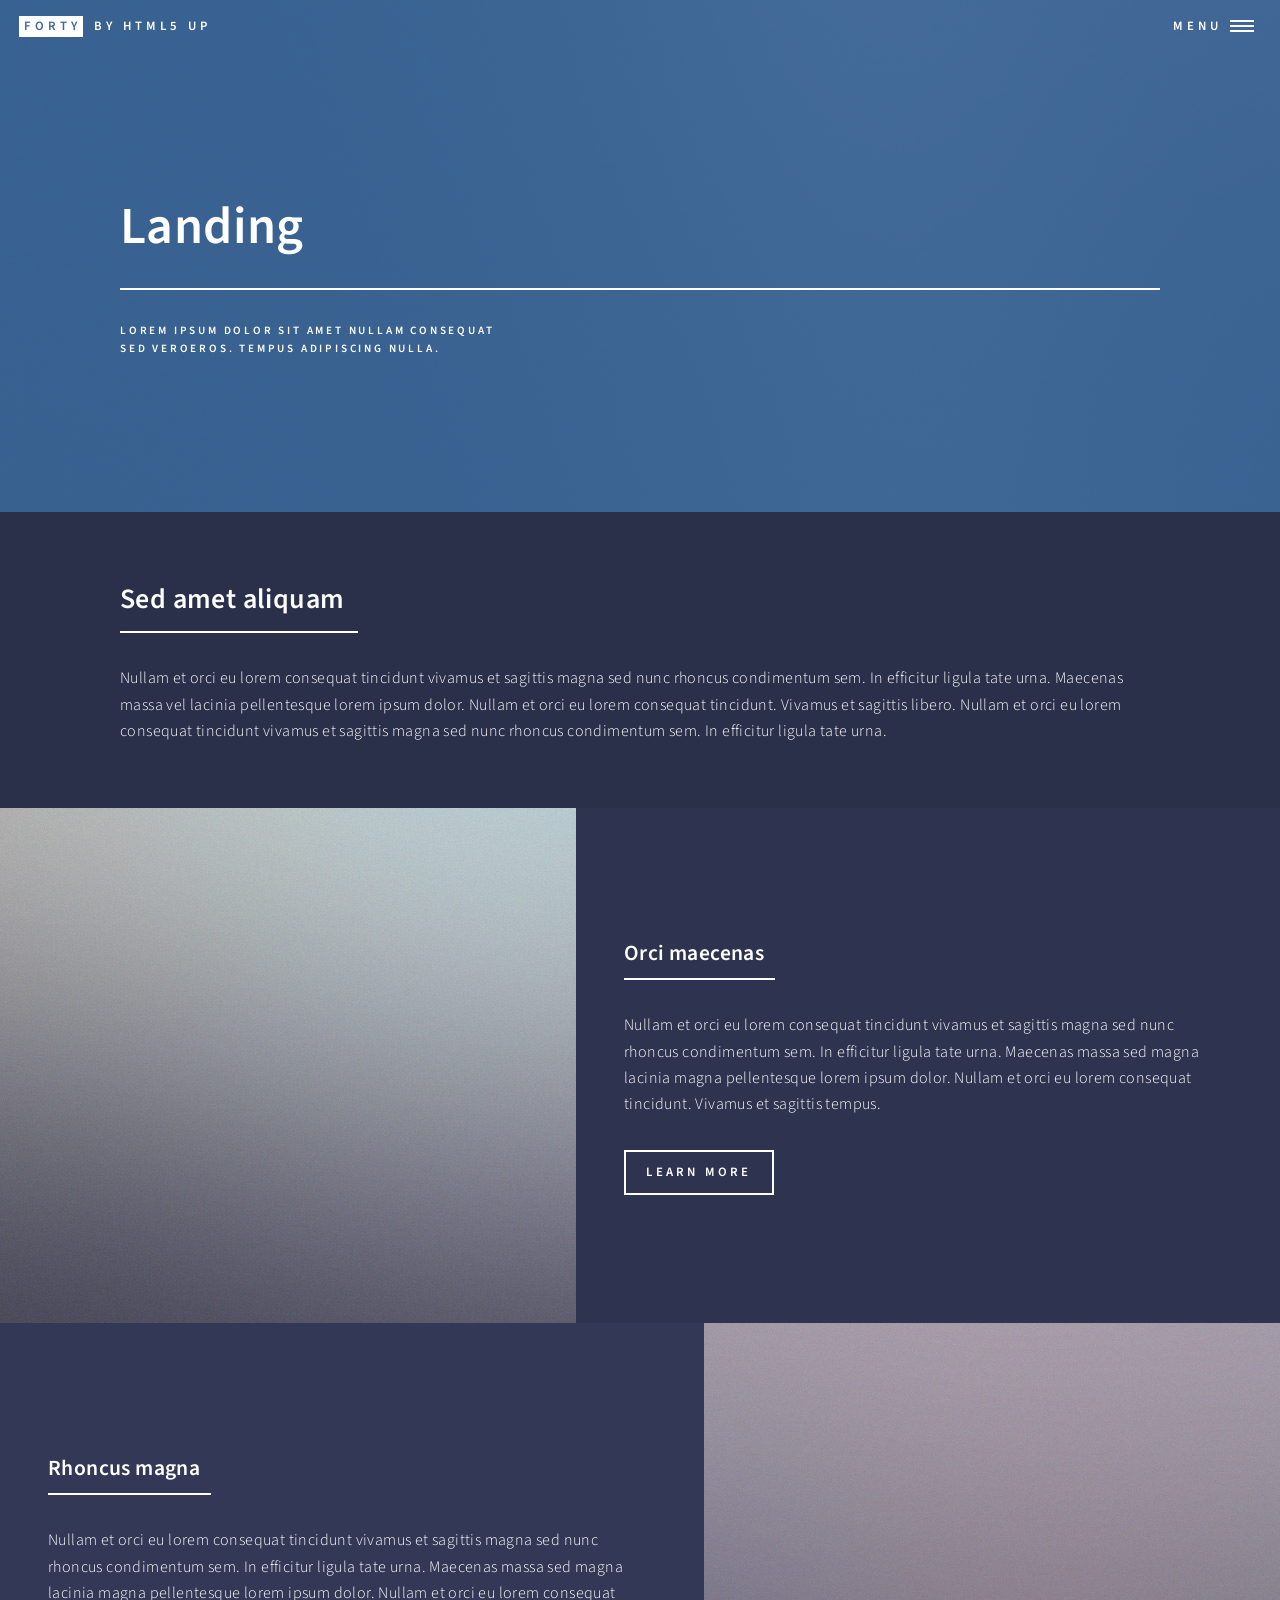
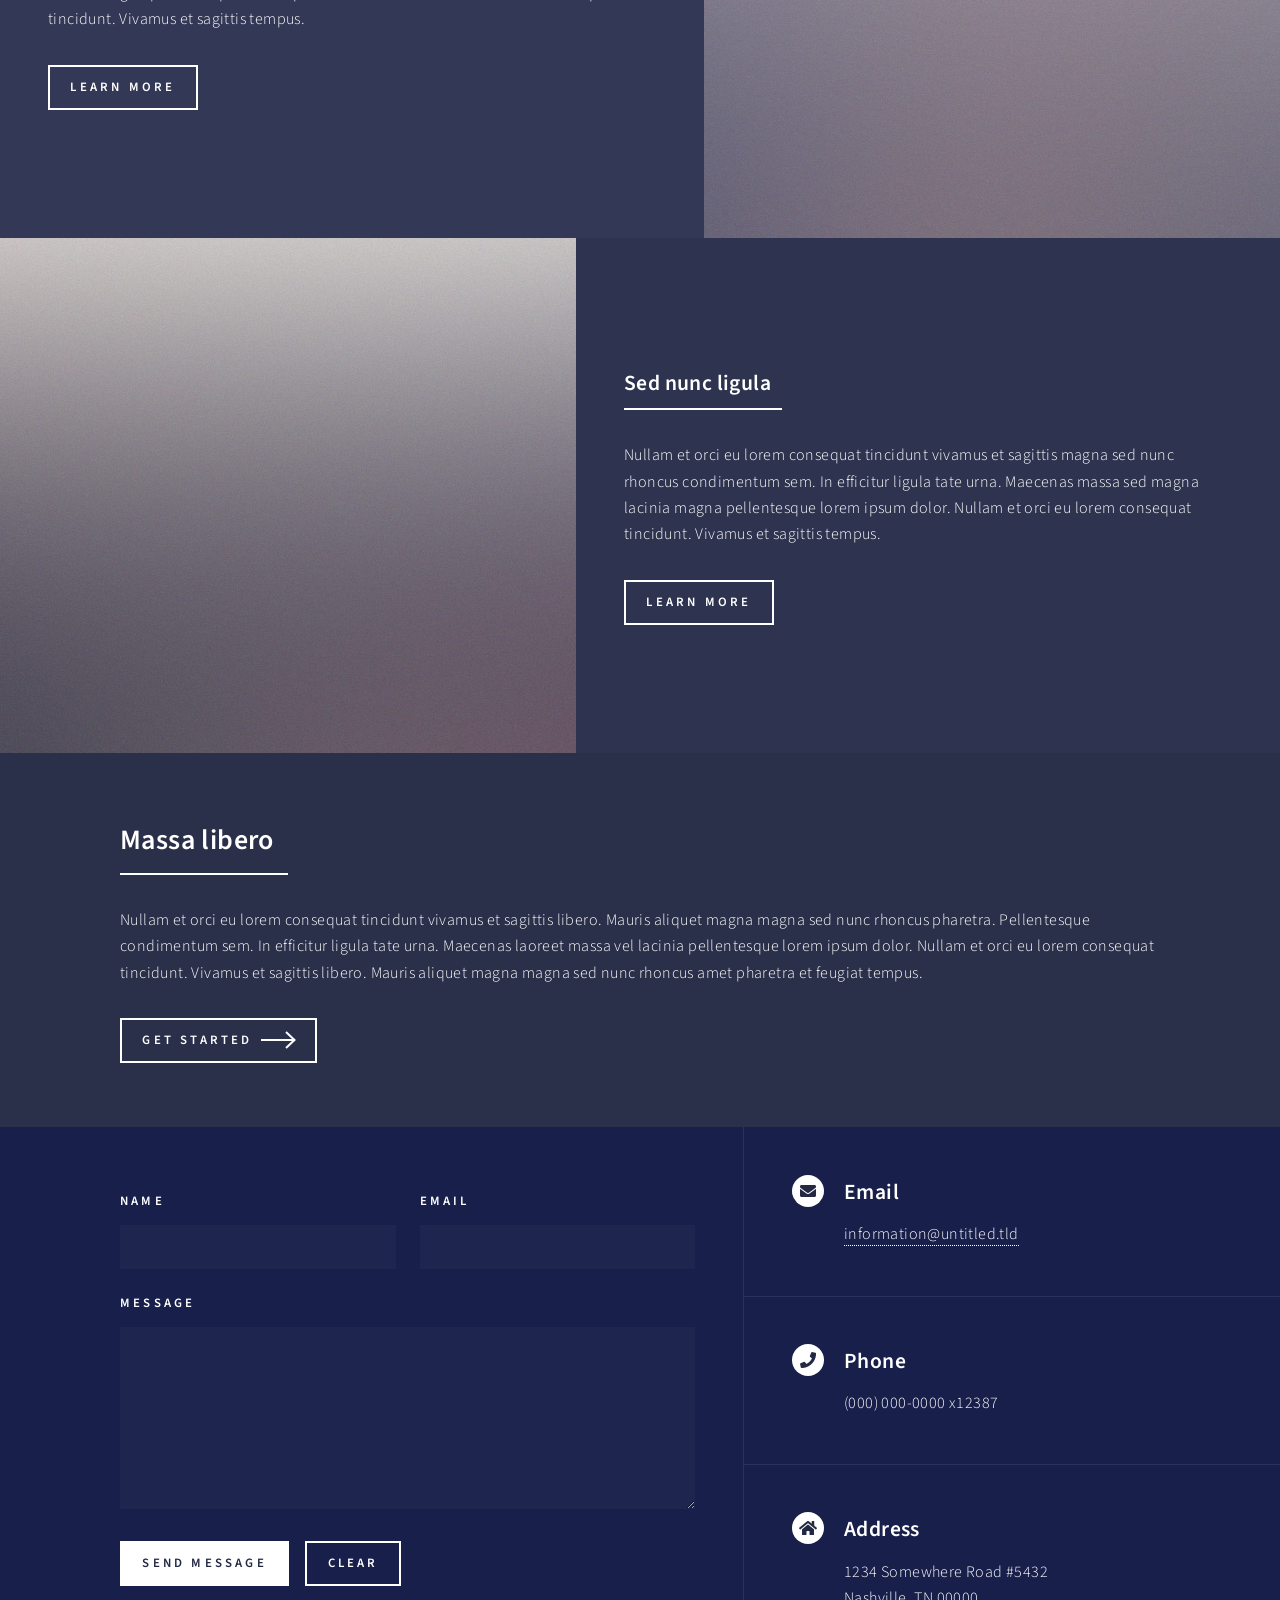
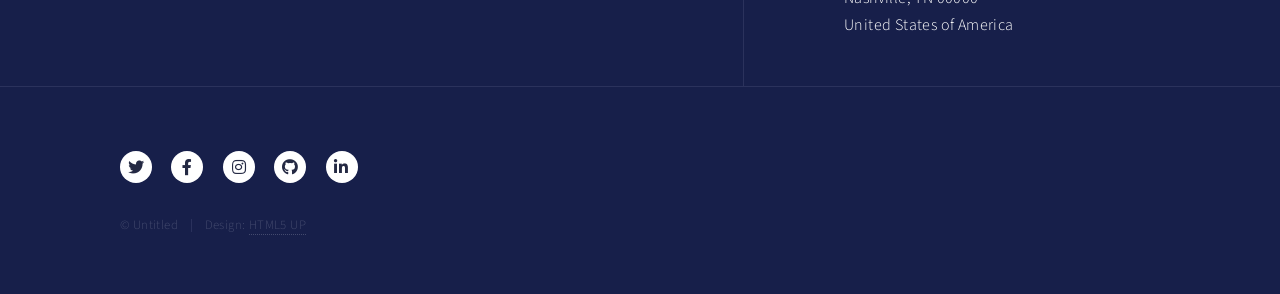
<file: landing.html>
<!DOCTYPE HTML>
<!--
	Forty by HTML5 UP
	html5up.net | @ajlkn
	Free for personal and commercial use under the CCA 3.0 license (html5up.net/license)
-->
<html>
	<head>
		<title>Landing - Forty by HTML5 UP</title>
		<meta charset="utf-8" />
		<meta name="viewport" content="width=device-width, initial-scale=1, user-scalable=no" />
		<link rel="stylesheet" href="assets/css/main.css" />
		<noscript><link rel="stylesheet" href="assets/css/noscript.css" /></noscript>
	</head>
	<body class="is-preload">

		<!-- Wrapper -->
			<div id="wrapper">

				<!-- Header -->
				<!-- Note: The "styleN" class below should match that of the banner element. -->
					<header id="header" class="alt style2">
						<a href="index.html" class="logo"><strong>Forty</strong> <span>by HTML5 UP</span></a>
						<nav>
							<a href="#menu">Menu</a>
						</nav>
					</header>

				<!-- Menu -->
					<nav id="menu">
						<ul class="links">
							<li><a href="index.html">Home</a></li>
							<li><a href="landing.html">Landing</a></li>
							<li><a href="generic.html">Generic</a></li>
							<li><a href="elements.html">Elements</a></li>
						</ul>
						<ul class="actions stacked">
							<li><a href="#" class="button primary fit">Get Started</a></li>
							<li><a href="#" class="button fit">Log In</a></li>
						</ul>
					</nav>

				<!-- Banner -->
				<!-- Note: The "styleN" class below should match that of the header element. -->
					<section id="banner" class="style2">
						<div class="inner">
							<span class="image">
								<img src="images/pic07.jpg" alt="" />
							</span>
							<header class="major">
								<h1>Landing</h1>
							</header>
							<div class="content">
								<p>Lorem ipsum dolor sit amet nullam consequat<br />
								sed veroeros. tempus adipiscing nulla.</p>
							</div>
						</div>
					</section>

				<!-- Main -->
					<div id="main">

						<!-- One -->
							<section id="one">
								<div class="inner">
									<header class="major">
										<h2>Sed amet aliquam</h2>
									</header>
									<p>Nullam et orci eu lorem consequat tincidunt vivamus et sagittis magna sed nunc rhoncus condimentum sem. In efficitur ligula tate urna. Maecenas massa vel lacinia pellentesque lorem ipsum dolor. Nullam et orci eu lorem consequat tincidunt. Vivamus et sagittis libero. Nullam et orci eu lorem consequat tincidunt vivamus et sagittis magna sed nunc rhoncus condimentum sem. In efficitur ligula tate urna.</p>
								</div>
							</section>

						<!-- Two -->
							<section id="two" class="spotlights">
								<section>
									<a href="generic.html" class="image">
										<img src="images/pic08.jpg" alt="" data-position="center center" />
									</a>
									<div class="content">
										<div class="inner">
											<header class="major">
												<h3>Orci maecenas</h3>
											</header>
											<p>Nullam et orci eu lorem consequat tincidunt vivamus et sagittis magna sed nunc rhoncus condimentum sem. In efficitur ligula tate urna. Maecenas massa sed magna lacinia magna pellentesque lorem ipsum dolor. Nullam et orci eu lorem consequat tincidunt. Vivamus et sagittis tempus.</p>
											<ul class="actions">
												<li><a href="generic.html" class="button">Learn more</a></li>
											</ul>
										</div>
									</div>
								</section>
								<section>
									<a href="generic.html" class="image">
										<img src="images/pic09.jpg" alt="" data-position="top center" />
									</a>
									<div class="content">
										<div class="inner">
											<header class="major">
												<h3>Rhoncus magna</h3>
											</header>
											<p>Nullam et orci eu lorem consequat tincidunt vivamus et sagittis magna sed nunc rhoncus condimentum sem. In efficitur ligula tate urna. Maecenas massa sed magna lacinia magna pellentesque lorem ipsum dolor. Nullam et orci eu lorem consequat tincidunt. Vivamus et sagittis tempus.</p>
											<ul class="actions">
												<li><a href="generic.html" class="button">Learn more</a></li>
											</ul>
										</div>
									</div>
								</section>
								<section>
									<a href="generic.html" class="image">
										<img src="images/pic10.jpg" alt="" data-position="25% 25%" />
									</a>
									<div class="content">
										<div class="inner">
											<header class="major">
												<h3>Sed nunc ligula</h3>
											</header>
											<p>Nullam et orci eu lorem consequat tincidunt vivamus et sagittis magna sed nunc rhoncus condimentum sem. In efficitur ligula tate urna. Maecenas massa sed magna lacinia magna pellentesque lorem ipsum dolor. Nullam et orci eu lorem consequat tincidunt. Vivamus et sagittis tempus.</p>
											<ul class="actions">
												<li><a href="generic.html" class="button">Learn more</a></li>
											</ul>
										</div>
									</div>
								</section>
							</section>

						<!-- Three -->
							<section id="three">
								<div class="inner">
									<header class="major">
										<h2>Massa libero</h2>
									</header>
									<p>Nullam et orci eu lorem consequat tincidunt vivamus et sagittis libero. Mauris aliquet magna magna sed nunc rhoncus pharetra. Pellentesque condimentum sem. In efficitur ligula tate urna. Maecenas laoreet massa vel lacinia pellentesque lorem ipsum dolor. Nullam et orci eu lorem consequat tincidunt. Vivamus et sagittis libero. Mauris aliquet magna magna sed nunc rhoncus amet pharetra et feugiat tempus.</p>
									<ul class="actions">
										<li><a href="generic.html" class="button next">Get Started</a></li>
									</ul>
								</div>
							</section>

					</div>

				<!-- Contact -->
					<section id="contact">
						<div class="inner">
							<section>
								<form method="post" action="#">
									<div class="fields">
										<div class="field half">
											<label for="name">Name</label>
											<input type="text" name="name" id="name" />
										</div>
										<div class="field half">
											<label for="email">Email</label>
											<input type="text" name="email" id="email" />
										</div>
										<div class="field">
											<label for="message">Message</label>
											<textarea name="message" id="message" rows="6"></textarea>
										</div>
									</div>
									<ul class="actions">
										<li><input type="submit" value="Send Message" class="primary" /></li>
										<li><input type="reset" value="Clear" /></li>
									</ul>
								</form>
							</section>
							<section class="split">
								<section>
									<div class="contact-method">
										<span class="icon solid alt fa-envelope"></span>
										<h3>Email</h3>
										<a href="#">information@untitled.tld</a>
									</div>
								</section>
								<section>
									<div class="contact-method">
										<span class="icon solid alt fa-phone"></span>
										<h3>Phone</h3>
										<span>(000) 000-0000 x12387</span>
									</div>
								</section>
								<section>
									<div class="contact-method">
										<span class="icon solid alt fa-home"></span>
										<h3>Address</h3>
										<span>1234 Somewhere Road #5432<br />
										Nashville, TN 00000<br />
										United States of America</span>
									</div>
								</section>
							</section>
						</div>
					</section>

				<!-- Footer -->
					<footer id="footer">
						<div class="inner">
							<ul class="icons">
								<li><a href="#" class="icon brands alt fa-twitter"><span class="label">Twitter</span></a></li>
								<li><a href="#" class="icon brands alt fa-facebook-f"><span class="label">Facebook</span></a></li>
								<li><a href="#" class="icon brands alt fa-instagram"><span class="label">Instagram</span></a></li>
								<li><a href="#" class="icon brands alt fa-github"><span class="label">GitHub</span></a></li>
								<li><a href="#" class="icon brands alt fa-linkedin-in"><span class="label">LinkedIn</span></a></li>
							</ul>
							<ul class="copyright">
								<li>&copy; Untitled</li><li>Design: <a href="https://html5up.net">HTML5 UP</a></li>
							</ul>
						</div>
					</footer>

			</div>

		<!-- Scripts -->
			<script src="assets/js/jquery.min.js"></script>
			<script src="assets/js/jquery.scrolly.min.js"></script>
			<script src="assets/js/jquery.scrollex.min.js"></script>
			<script src="assets/js/browser.min.js"></script>
			<script src="assets/js/breakpoints.min.js"></script>
			<script src="assets/js/util.js"></script>
			<script src="assets/js/main.js"></script>

	</body>
</html>
</file>
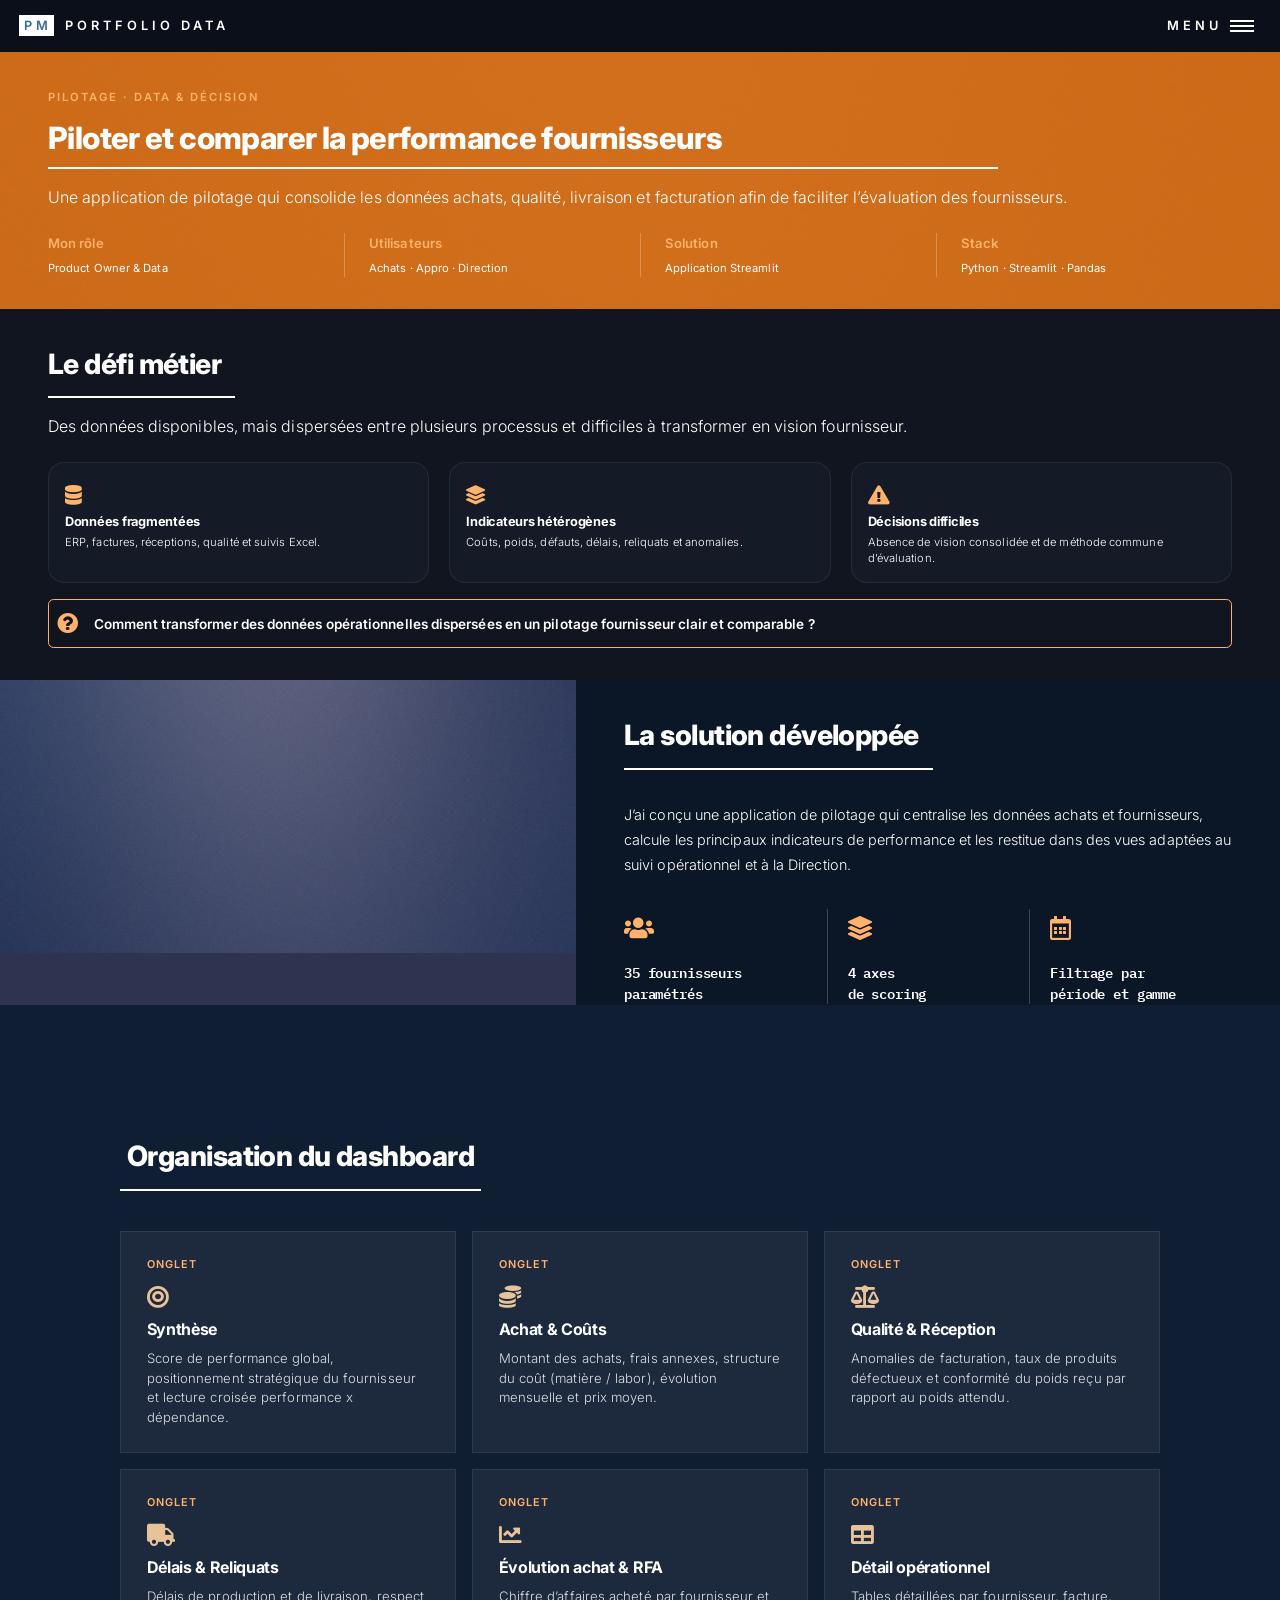
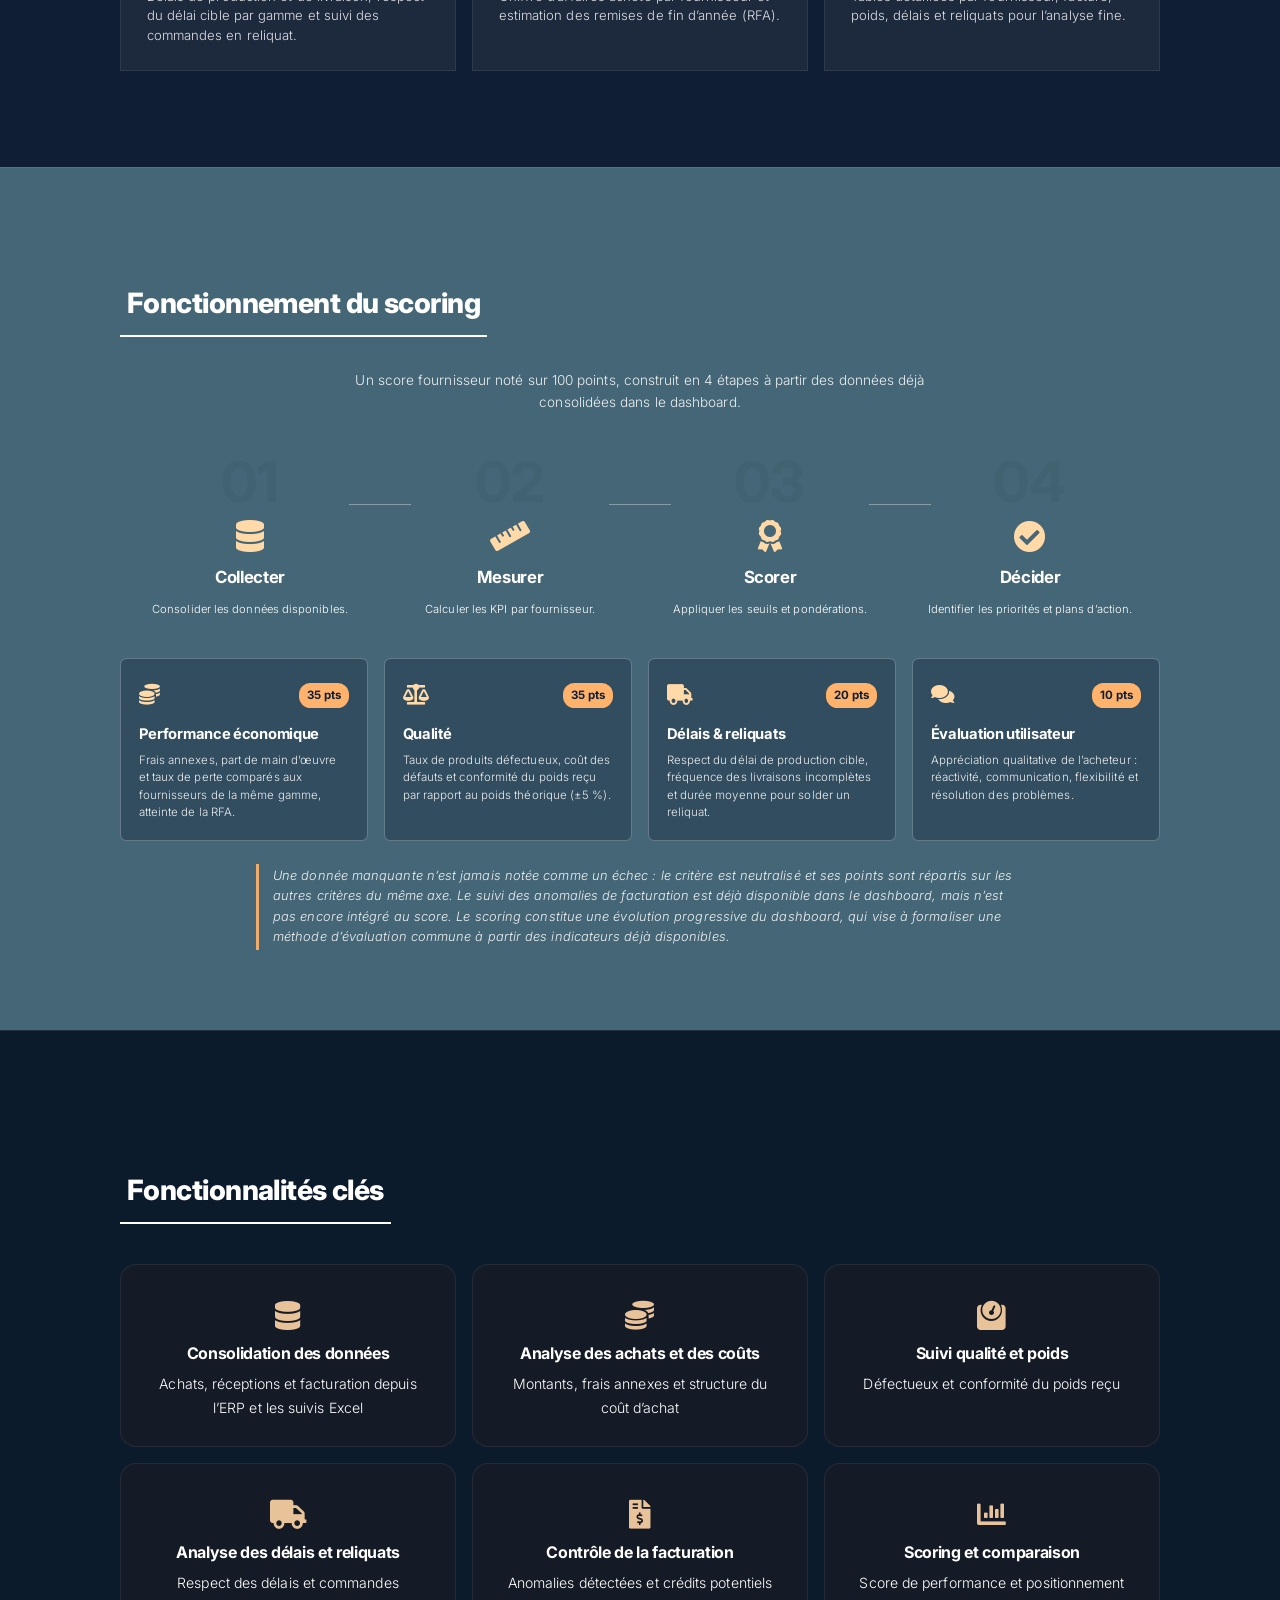
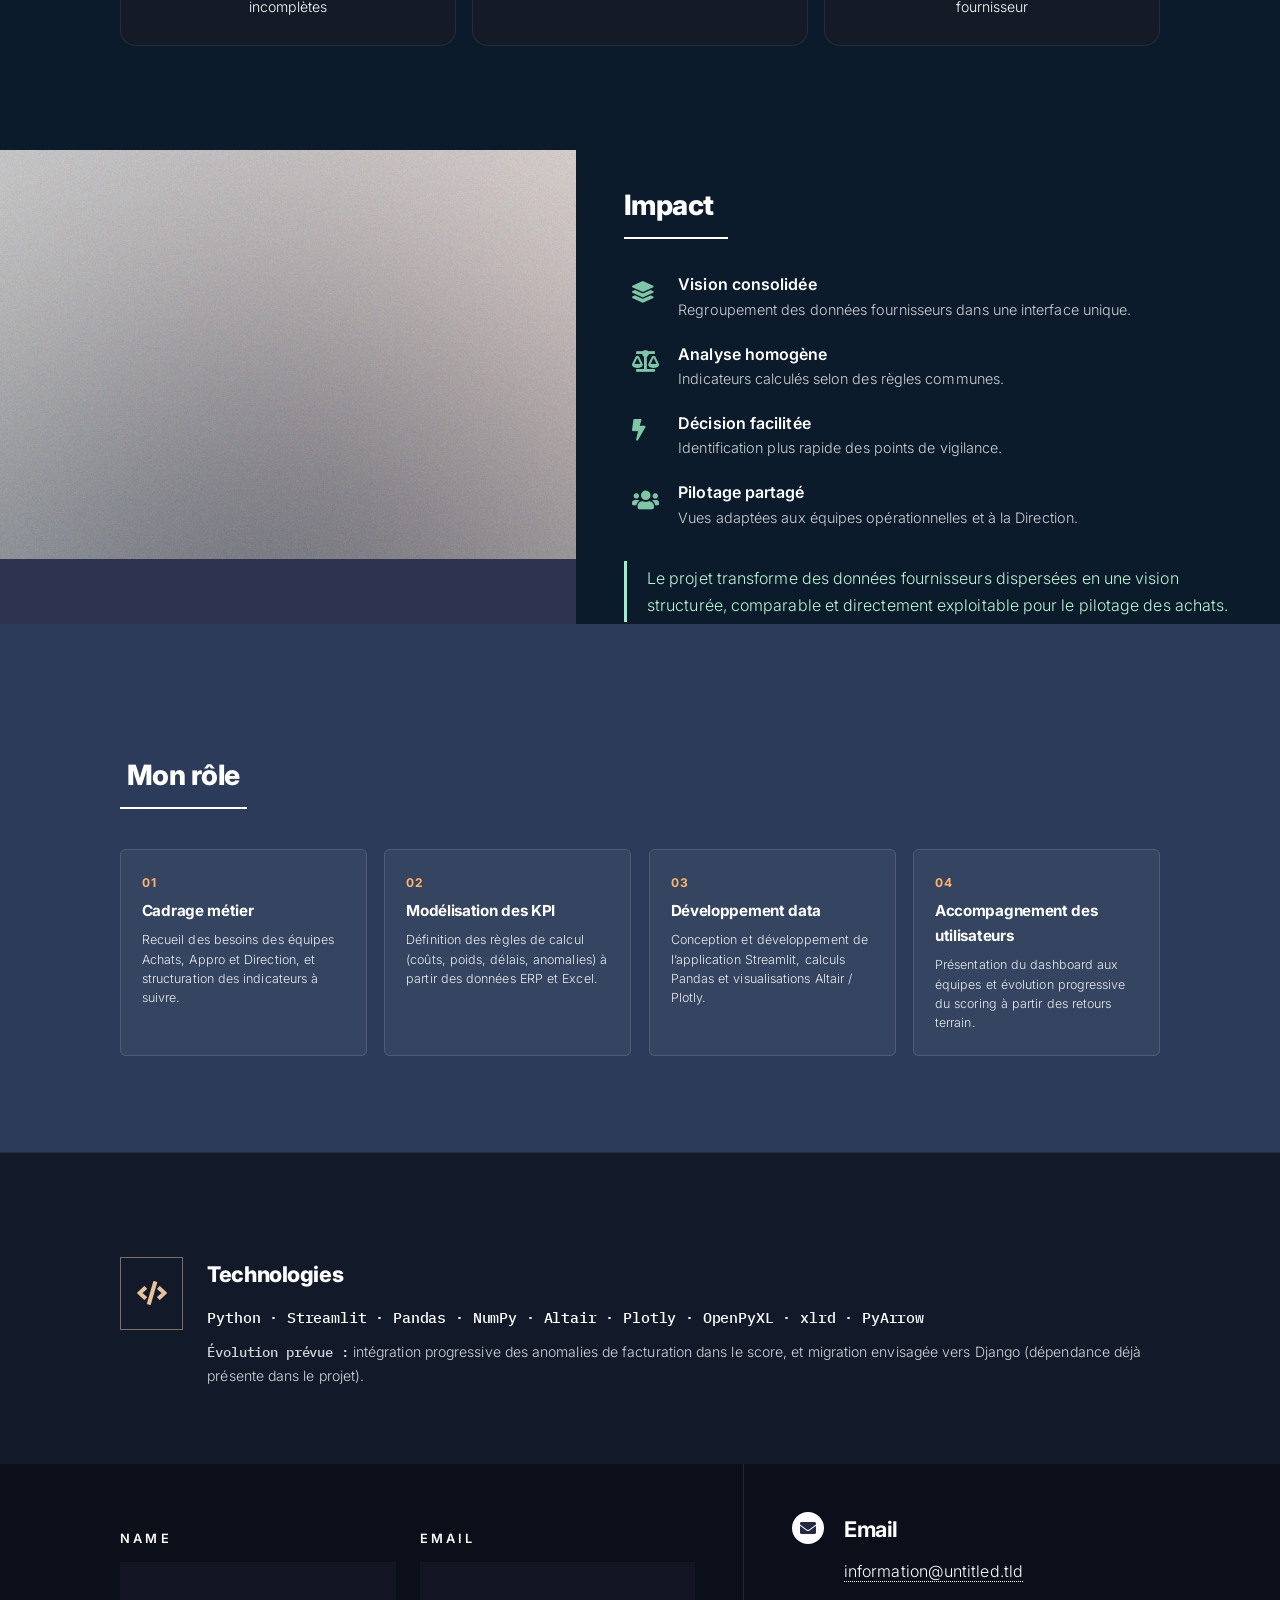
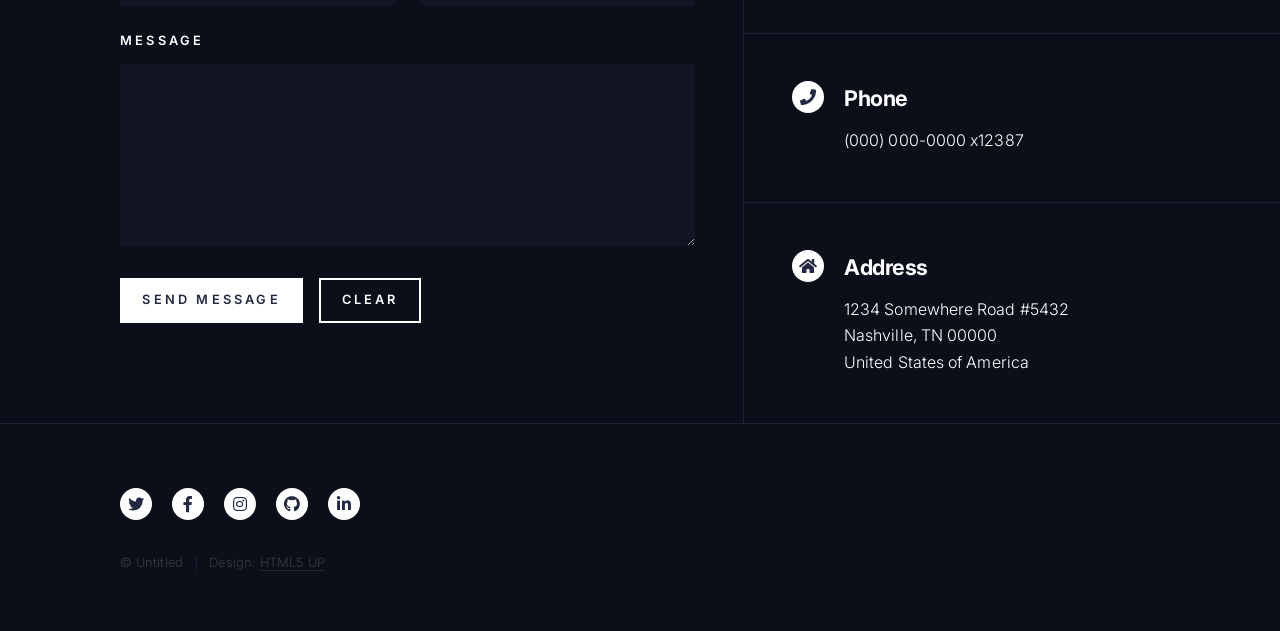
<file: performance-frns.html>
<!DOCTYPE HTML>
<!--
	Forty by HTML5 UP
	html5up.net | @ajlkn
	Free for personal and commercial use under the CCA 3.0 license (html5up.net/license)
-->
<html>
	<head>
		<title>Performance fournisseurs | Portfolio Data</title>
		<meta charset="utf-8" />
		<meta name="viewport" content="width=device-width, initial-scale=1, user-scalable=no" />
		<link rel="stylesheet" href="assets/css/main.css" />
			<link rel="stylesheet" href="assets/css/custom-theme.css" />
		<noscript><link rel="stylesheet" href="assets/css/noscript.css" /></noscript>
		<style>
			/* Présentation synthétique du projet */

			/* => Couleur du bandeau du haut : orange dédié à ce projet (remplace le violet "style2" par défaut) */
			#banner.style2:after {
				background-color: #e8720c !important;
			}

			/* => Bandeau du haut : hauteur et espacement général */
			#banner.project-hero {
			    height: auto !important;
			    min-height: 0 !important;
			    max-height: none !important;
			    padding: 5.5em 0 2em;
			}

			/* => Largeur maximale du contenu à l'intérieur du bandeau titre */
			#banner.project-hero .inner {
				max-width: 80em;
			}

			/* => Petit texte au-dessus du titre ("PILOTAGE · DATA & DÉCISION") */
			.project-eyebrow {
				color: #ffb26b;
				font-size: 0.7em;
				font-weight: 600;
				letter-spacing: 0.18em;
				margin: 0 0 1.25em;
				text-transform: uppercase;
			}

			/* => Espace sous le titre "Piloter et comparer la performance fournisseurs" */
			#banner.project-hero header.major {
				margin-bottom: 0.75em;
			}

			/* => Taille du titre principal */
			#banner.project-hero header.major h1 {
			    font-size: clamp(1.2em, 2.4vw, 2.1em);
			    line-height: 1.2;
			    max-width: 950px;
			}

			/* => Phrase de résumé sous le titre */
			#banner.project-hero .project-summary {
				font-size: 1em;
				line-height: 1.55;
				margin-bottom: 1.5em;
			}

			/* => Grille des 4 encadrés en bas du bandeau (Mon rôle / Utilisateurs / Solution / Stack) */
			.project-facts {
				display: grid;
				grid-template-columns: repeat(4, minmax(0, 1fr));
				gap: 0;
				margin: 0;
			}

			/* => Chaque encadré individuel (bordure verticale de séparation, espacement) */
			.project-fact {
				border-left: 1px solid rgba(255, 255, 255, 0.25);
				padding: 0 1.5em;
			}

			/* => Le 1er encadré : pas de bordure à gauche */
			.project-fact:first-child {
				border-left: 0;
				padding-left: 0;
			}

			/* => Petit libellé ("Mon rôle", "Utilisateurs"...) dans chaque encadré */
			.project-fact span {
				color: #ffb26b;
				display: block;
				font-size: 0.82em;
				font-weight: 600;
				margin-bottom: 0.35em;
			}

			/* => Valeur en gras dans chaque encadré */
			.project-fact strong {
				display: block;
				font-size: 0.7em;
				font-weight: 400;
				line-height: 1.5;
			}

			/* => Phrase d'intro du bloc "Le défi métier" */
			#one.project-challenge .challenge-intro {
				font-size: 1em;
				line-height: 1.5;
				margin-bottom: 1.5em;
				max-width: none;
			}

			/* => Grille des 3 cartes du bloc "Le défi métier" */
			.challenge-grid {
				display: grid;
				grid-template-columns: repeat(3, minmax(0, 1fr));
				gap: 1.25em;
			}

			/* => Chaque carte du "défi métier" : fond, bordure, coins arrondis */
			.challenge-card {
				background: rgba(255, 255, 255, 0.035);
				border: 1px solid rgba(255, 255, 255, 0.16);
				border-radius: 0.35em;
				padding: 1em 1em;
			}

			/* => Format des icônes du bloc "défi métier" */
			.challenge-card .icon {
				color: #ffb26b;
				font-size: 1.2em;
				margin-bottom: 0.35em;
			}

			/* => Titre de chaque carte "défi métier" */
			.challenge-card h3 {
				font-size: 0.8em;
				margin-bottom: 0.1em;
			}

			/* => Texte descriptif de chaque carte "défi métier" */
			.challenge-card p {
				font-size: 0.7em;
				line-height: 1.45;
				margin: 0;
			}

			/* => Encadré bleu de la question centrale */
			.challenge-question {
				align-items: center;
				border: 1px solid #ffb26b;
				border-radius: 0.35em;
				display: flex;
				gap: 1em;
				margin-top: 1em;
				padding: 0.4em 0.5em;
			}

			/* => Icône "?" dans l'encadré bleu */
			.challenge-question .icon {
				color: #ffb26b;
				font-size: 1.3em;
			}

			/* => Texte en gras dans l'encadré bleu */
			.challenge-question strong {
				font-size: 0.85em;
			}

			/* => Espacement général autour du bloc "Le défi métier" */
			#one.project-challenge {
			    padding: 0 !important;
			}

			/* => Largeur et espacement interne du bloc "Le défi métier" */
			#one.project-challenge .inner {
			    max-width: 80em;
			    padding-top: 2em !important;
			    padding-bottom: 2em !important;
			}

			/* => Espace sous le titre "Le défi métier" */
			#one.project-challenge header.major {
			    margin-bottom: 1em;
			}

			/* Suite de la page projet */

			/* => Fond (bleu foncé) du bloc de texte à droite de la section "La solution développée" */
			.solution-spotlight .content {
				background: #0b1627;
			}

			/* => Cadrage des photos dans les sections "La solution" et "Impact" */
			.solution-spotlight .image img,
			.impact-spotlight .image img {
				object-fit: cover;
			}

			/* => Phrase d'intro de la section "La solution développée" */
			.solution-lead {
				font-size: 0.9em;
				line-height: 1.75;
			}

			/* => Grille des 3 chiffres clés */
			.solution-metrics {
				display: grid;
				grid-template-columns: repeat(3, minmax(0, 1fr));
				gap: 0;
				margin-top: 2em;
			}

			/* => Chaque chiffre clé : bordure verticale de séparation, espacement */
			.solution-metric {
				border-left: 1px solid rgba(255, 255, 255, 0.2);
				padding: 0 1.25em;
			}

			/* => Le 1er chiffre clé : pas de bordure à gauche */
			.solution-metric:first-child {
				border-left: 0;
				padding-left: 0;
			}

			/* => Icône au-dessus de chaque chiffre clé */
			.solution-metric .icon {
				color: #ffb26b;
				display: block;
				font-size: 1.5em;
				margin-bottom: 0.55em;
			}

			/* => Texte en gras de chaque chiffre clé */
			.solution-metric strong {
				display: block;
				font-size: 0.9em;
				line-height: 1.45;
			}

			/* => Largeur commune des blocs pleine largeur (dashboard / scoring / fonctionnalités / rôle / technologies) */
			.process-section .inner,
			.features-section .inner,
			.tech-section .inner,
			.role-section .inner {
				margin: 0 auto;
				max-width: 80em;
				padding: 0 3em;
				width: calc(100% - 6em);
			}

			/* => Centrage des titres de section */
			.section-heading {
				text-align: center;
			}

			/* => Centre la petite ligne de soulignement sous ces titres */
			.section-heading.major:after {
				margin-left: auto;
				margin-right: auto;
			}

			/* => Fond bleu foncé du bloc "Organisation du dashboard" */
			.dashboard-section {
				background: #101e33;
				padding: 4em 0;
			}

			/* => Grille des 6 cartes de l'organisation du dashboard (onglets de l'application) */
			.dashboard-grid {
				display: grid;
				grid-template-columns: repeat(3, minmax(0, 1fr));
				gap: 1em;
				margin-top: 2.5em;
			}

			/* => Chaque carte "onglet" du dashboard */
			.dashboard-item {
				background: rgba(255, 255, 255, 0.055);
				border: 1px solid rgba(255, 255, 255, 0.08);
				padding: 1.5em 1.6em;
			}

			/* => Petit libellé "Onglet" au-dessus du titre de chaque carte dashboard */
			.dashboard-item .tab-label {
				color: #ffb26b;
				display: block;
				font-size: 0.68em;
				font-weight: 600;
				letter-spacing: 0.1em;
				margin-bottom: 0.5em;
				text-transform: uppercase;
			}

			/* => Icône de chaque carte dashboard */
			.dashboard-item .icon {
				color: #e8c39a;
				font-size: 1.4em;
				margin-bottom: 0.5em;
			}

			/* => Titre de chaque carte dashboard */
			.dashboard-item h3 {
				font-size: 1em;
				margin-bottom: 0.4em;
			}

			/* => Texte descriptif de chaque carte dashboard */
			.dashboard-item p {
				font-size: 0.82em;
				line-height: 1.5;
				margin: 0;
				opacity: 0.85;
			}

			/* => Fond violet du bloc "Fonctionnement du scoring" */
			.process-section {
				background: #446676;
				padding: 3em 0;
			}

			/* => Sous-titre centré sous "Fonctionnement du scoring" */
			.process-section .section-intro {
				font-size: 0.85em;
				margin: 0 auto;
				max-width: 46em;
				opacity: 0.9;
				text-align: center;
			}

			/* => Grille des 4 étapes (Collecter / Mesurer / Scorer / Décider) */
			.process-grid {
				display: grid;
				grid-template-columns: repeat(4, minmax(0, 1fr));
				margin-top: 2.5em;
			}

			/* => Chaque étape individuelle */
			.process-step {
				padding: 0 1.4em;
				position: relative;
				text-align: center;
			}

			/* => Trait horizontal qui relie les étapes entre elles */
			.process-step:not(:last-child):after {
				background: rgba(255, 255, 255, 0.35);
				content: '';
				height: 1px;
				position: absolute;
				right: -12%;
				top: 3.15em;
				width: 24%;
			}

			/* => Gros numéro en filigrane derrière chaque étape */
			.process-number {
				color: rgba(51, 75, 80, 0.14);
				font-size: 3.5em;
				font-weight: 700;
				line-height: 1;
			}

			/* => Icône de chaque étape */
			.process-step .icon {
				color: #ffd9a8;
				font-size: 2em;
				margin: 0.25em 0 0.75em;
			}

			/* => Titre de chaque étape */
			.process-step h3 {
				font-size: 1.05em;
				margin-bottom: 0.55em;
			}

			/* => Texte descriptif de chaque étape */
			.process-step p {
				font-size: 0.7em;
				line-height: 1.55;
				margin: 0;
			}

			/* => Grille des 4 axes du score (Économique / Qualité / Délais / Évaluation) */
			.score-grid {
				display: grid;
				gap: 1em;
				grid-template-columns: repeat(4, minmax(0, 1fr));
				margin-top: 2.5em;
			}

			/* => Chaque carte d'axe de score */
			.score-card {
				background: rgba(15, 32, 55, 0.35);
				border: 1px solid rgba(255, 255, 255, 0.25);
				border-radius: 0.4em;
				padding: 1.2em 1.1em;
			}

			/* => Ligne icône + points de chaque axe */
			.score-card .score-top {
				align-items: center;
				display: flex;
				justify-content: space-between;
				margin-bottom: 0.6em;
			}

			/* => Icône de chaque axe */
			.score-card .icon {
				color: #ffd9a8;
				font-size: 1.3em;
			}

			/* => Badge de points ("35 pts") de chaque axe */
			.score-points {
				background: #ffb26b;
				border-radius: 1em;
				color: #0f2037;
				font-size: 0.72em;
				font-weight: 700;
				padding: 0.25em 0.7em;
			}

			/* => Titre de chaque axe */
			.score-card h3 {
				font-size: 0.92em;
				margin-bottom: 0.4em;
			}

			/* => Texte descriptif de chaque axe */
			.score-card p {
				font-size: 0.72em;
				line-height: 1.5;
				margin: 0;
				opacity: 0.9;
			}

			/* => Note explicative sous la grille des axes (neutralisation des données manquantes) */
			.score-note {
				border-left: 3px solid #ffb26b;
				font-size: 0.8em;
				line-height: 1.6;
				margin: 1.75em auto 0;
				max-width: 60em;
				opacity: 0.92;
				padding: 0.15em 0 0.15em 1.1em;
			}

			/* => Fond bleu foncé du bloc "Fonctionnalités clés" */
			.features-section {
				background: #0c1b2c;
				padding: 4.5em 0;
			}

			/* => Grille des 6 cartes de fonctionnalités */
			.features-grid {
				display: grid;
				grid-template-columns: repeat(3, minmax(0, 1fr));
				gap: 1em;
				margin-top: 2.5em;
			}

			/* => Chaque carte de fonctionnalité : fond, bordure, centrage */
			.feature-item {
				background: rgba(255, 255, 255, 0.055);
				border: 1px solid rgba(255, 255, 255, 0.08);
				padding: 1.7em;
				text-align: center;
			}

			/* => Icône de chaque fonctionnalité */
			.feature-item .icon {
				color: #e8c39a;
				font-size: 1.8em;
				margin-bottom: 0.55em;
			}

			/* => Titre de chaque fonctionnalité */
			.feature-item h3 {
				font-size: 1em;
				margin-bottom: 0.4em;
			}

			/* => Texte descriptif de chaque fonctionnalité */
			.feature-item p {
				font-size: 0.88em;
				margin: 0;
			}

			/* => Fond (bleu foncé) du bloc de texte à droite de la section "Impact" */
			.impact-spotlight .content {
				background: #0c1b2c;
			}

			/* => Liste à puces de la section "Impact" */
			.impact-list {
				list-style: none;
				margin: 0;
				padding: 0;
			}

			/* => Chaque ligne de la liste "Impact" (icône + texte côte à côte) */
			.impact-list li {
				align-items: flex-start;
				display: flex;
				gap: 1em;
				margin-bottom: 1.2em;
			}

			/* => Icône de chaque ligne "Impact" */
			.impact-list .icon {
				color: #9bf1c5;
				font-size: 1.35em;
				margin-top: 0.15em;
				width: 1.4em;
			}

			/* => Titre + description de chaque ligne "Impact" (affichage en bloc) */
			.impact-list strong,
			.impact-list span {
				display: block;
			}

			/* => Description (texte plus clair et plus petit) de chaque ligne "Impact" */
			.impact-list span {
				font-size: 0.9em;
				opacity: 0.8;
			}

			/* => Citation finale en vert */
			.impact-quote {
				border-left: 3px solid #9bf1c5;
				color: #b9f7d3;
				font-size: 1em;
				font-style: normal;
				margin: 2em 0 0;
				padding: 0.25em 0 0.25em 1.25em;
			}

			/* => Fond du bloc "Mon rôle" */
			.role-section {
				background: #2b3b59;
				padding: 4em 0;
			}

			/* => Grille des 4 blocs "Mon rôle" */
			.role-grid {
				display: grid;
				grid-template-columns: repeat(4, minmax(0, 1fr));
				gap: 1.1em;
				margin-top: 2.5em;
			}

			/* => Chaque bloc "Mon rôle" */
			.role-item {
				background: rgba(255, 255, 255, 0.05);
				border: 1px solid rgba(255, 255, 255, 0.12);
				border-radius: 0.35em;
				padding: 1.4em 1.3em;
			}

			/* => Numéro en filigrane de chaque bloc "Mon rôle" */
			.role-item .role-number {
				color: #ffb26b;
				font-size: 0.75em;
				font-weight: 700;
				letter-spacing: 0.08em;
				margin-bottom: 0.5em;
			}

			/* => Titre de chaque bloc "Mon rôle" */
			.role-item h3 {
				font-size: 0.95em;
				margin-bottom: 0.45em;
			}

			/* => Texte descriptif de chaque bloc "Mon rôle" */
			.role-item p {
				font-size: 0.78em;
				line-height: 1.55;
				margin: 0;
				opacity: 0.9;
			}

			/* => Fond du tout dernier bloc "Technologies" en bas de page */
			.tech-section {
				background: #121a2a;
				padding: 2.5em 0;
			}

			/* => Alignement icône + texte du bloc "Technologies" */
			.tech-content {
				align-items: flex-start;
				display: flex;
				gap: 1.5em;
			}

			/* => Icône "</>" du bloc "Technologies" */
			.tech-content > .icon {
				border: 1px solid rgba(232, 195, 154, 0.5);
				color: #e8c39a;
				font-size: 1.5em;
				padding: 0.65em;
			}

			/* => Titre "Technologies" */
			.tech-content h2 {
				font-size: 1.35em;
				margin-bottom: 0.55em;
			}

			/* => Liste des technos utilisées */
			.tech-list {
				font-size: 0.95em;
				margin-bottom: 0.65em;
			}

			/* => Ligne "Évolution : ..." */
			.tech-evolution {
				font-size: 0.88em;
				margin: 0 0 0.35em;
				opacity: 0.82;
			}

			/* => Ajustements d'affichage pour tablette (écran ≤ 980px) : les grilles passent en 2 colonnes */
			@media screen and (max-width: 980px) {
				.project-facts,
				.challenge-grid,
				.dashboard-grid,
				.score-grid,
				.features-grid,
				.role-grid {
					grid-template-columns: repeat(2, minmax(0, 1fr));
				}

				.process-grid {
					grid-template-columns: repeat(2, minmax(0, 1fr));
					row-gap: 2.5em;
				}

				.process-step:after {
					display: none;
				}

				.project-fact:nth-child(3) {
					border-left: 0;
					padding-left: 0;
				}

				.project-fact {
					margin-bottom: 1.5em;
				}
			}

			/* => Ajustements d'affichage pour mobile (écran ≤ 736px) : grilles en 1 colonne, sections empilées */
			@media screen and (max-width: 736px) {
				#banner.project-hero {
					padding: 5em 0 1.75em;
				}

				#one.project-challenge .inner {
					padding-top: 1.5em !important;
					padding-bottom: 1.5em !important;
				}

				.project-facts,
				.challenge-grid,
				.solution-metrics,
				.process-grid,
				.dashboard-grid,
				.score-grid,
				.features-grid,
				.role-grid {
					grid-template-columns: 1fr;
				}

				.process-section .inner,
				.features-section .inner,
				.tech-section .inner,
				.role-section .inner {
					padding: 0 1.5em;
					width: 100%;
				}

				.solution-metric {
					border-left: 0;
					border-top: 1px solid rgba(255, 255, 255, 0.2);
					padding: 1em 0;
				}

				.tech-content {
					flex-direction: column;
				}

				.project-fact,
				.project-fact:nth-child(3) {
					border-left: 0;
					border-top: 1px solid rgba(255, 255, 255, 0.2);
					padding: 1em 0 0;
				}
			}
		</style>
	</head>
	<body class="is-preload">

		<!-- Wrapper -->
			<div id="wrapper">

				<!-- Header -->
				<!-- Note: The "styleN" class below should match that of the banner element. -->
					<header id="header" class="alt style2">
						<a href="index.html" class="logo"><strong>PM</strong> <span>PORTFOLIO DATA</span></a>
						<nav>
							<a href="#menu">Menu</a>
						</nav>
					</header>

				<!-- Menu -->
					<nav id="menu">
						<ul class="links">
							<li><a href="index.html">Accueil</a></li>
							<li><a href="landing.html">A propos</a></li>
							<li><a href="generic.html">Stack technique</a></li>
							<li><a href="elements.html">Mon CV</a></li>
						</ul>
						<!-- TODO: "Get Started" / "Log In" sont des boutons par défaut du template (href="#", ne mènent nulle part). A adapter ou supprimer. -->
						<ul class="actions stacked">
							<li><a href="#" class="button primary fit">Get Started</a></li>
							<li><a href="#" class="button fit">Log In</a></li>
						</ul>
					</nav>

				<!-- Banner -->
				<!-- Note: The "styleN" class below should match that of the header element. -->
					<section id="banner" class="style2 project-hero">
						<div class="inner">
							<!-- À remplacer par une capture de la synthèse fournisseur -->
							<span class="image">
								<img src="images/pic02.jpg" alt="" />
							</span>
							<p class="project-eyebrow">Pilotage · Data &amp; décision</p>
							<header class="major">
								<h1>Piloter et comparer la performance fournisseurs</h1>
							</header>
							<p class="project-summary">Une application de pilotage qui consolide les données achats, qualité, livraison et facturation afin de faciliter l’évaluation des fournisseurs.</p>
							<div class="project-facts">
								<div class="project-fact">
									<span>Mon rôle</span>
									<strong>Product Owner &amp; Data</strong>
								</div>
								<div class="project-fact">
									<span>Utilisateurs</span>
									<strong>Achats · Appro · Direction</strong>
								</div>
								<div class="project-fact">
									<span>Solution</span>
									<strong>Application Streamlit</strong>
								</div>
								<div class="project-fact">
									<span>Stack</span>
									<strong>Python · Streamlit · Pandas</strong>
								</div>
							</div>
						</div>
					</section>

				<!-- Main -->
					<div id="main">

						<!-- One -->
							<section id="one" class="project-challenge">
								<div class="inner">
									<header class="major">
										<h2>Le défi métier</h2>
									</header>
									<p class="challenge-intro">Des données disponibles, mais dispersées entre plusieurs processus et difficiles à transformer en vision fournisseur.</p>

									<div class="challenge-grid">
										<article class="challenge-card">
											<span class="icon solid fa-database" aria-hidden="true"></span>
											<h3>Données fragmentées</h3>
											<p>ERP, factures, réceptions, qualité et suivis Excel.</p>
										</article>
										<article class="challenge-card">
											<span class="icon solid fa-layer-group" aria-hidden="true"></span>
											<h3>Indicateurs hétérogènes</h3>
											<p>Coûts, poids, défauts, délais, reliquats et anomalies.</p>
										</article>
										<article class="challenge-card">
											<span class="icon solid fa-exclamation-triangle" aria-hidden="true"></span>
											<h3>Décisions difficiles</h3>
											<p>Absence de vision consolidée et de méthode commune d’évaluation.</p>
										</article>
									</div>

									<div class="challenge-question">
										<span class="icon solid fa-question-circle" aria-hidden="true"></span>
										<strong>Comment transformer des données opérationnelles dispersées en un pilotage fournisseur clair et comparable&nbsp;?</strong>
									</div>
								</div>
							</section>

						<!-- Solution -->
							<section id="solution" class="spotlights">
								<section class="solution-spotlight">
									<div class="image">
										<!-- À remplacer par une capture de la synthèse fournisseur -->
										<img src="images/pic02.jpg" alt="Aperçu de l’application de pilotage fournisseur" data-position="center center" />
									</div>
									<div class="content">
										<div class="inner">
											<header class="major">
												<h2>La solution développée</h2>
											</header>
											<p class="solution-lead">J’ai conçu une application de pilotage qui centralise les données achats et fournisseurs, calcule les principaux indicateurs de performance et les restitue dans des vues adaptées au suivi opérationnel et à la Direction.</p>

											<div class="solution-metrics">
												<div class="solution-metric">
													<span class="icon solid fa-users" aria-hidden="true"></span>
													<strong>35 fournisseurs<br />paramétrés</strong>
												</div>
												<div class="solution-metric">
													<span class="icon solid fa-layer-group" aria-hidden="true"></span>
													<strong>4 axes<br />de scoring</strong>
												</div>
												<div class="solution-metric">
													<span class="icon regular fa-calendar-alt" aria-hidden="true"></span>
													<strong>Filtrage par<br />période et gamme</strong>
												</div>
											</div>
										</div>
									</div>
								</section>
							</section>

						<!-- Organisation du dashboard -->
							<section id="dashboard" class="dashboard-section">
								<div class="inner">
									<header class="major section-heading">
										<h2>Organisation du dashboard</h2>
									</header>
									<div class="dashboard-grid">
										<article class="dashboard-item">
											<span class="tab-label">Onglet</span>
											<span class="icon solid fa-bullseye" aria-hidden="true"></span>
											<h3>Synthèse</h3>
											<p>Score de performance global, positionnement stratégique du fournisseur et lecture croisée performance x dépendance.</p>
										</article>
										<article class="dashboard-item">
											<span class="tab-label">Onglet</span>
											<span class="icon solid fa-coins" aria-hidden="true"></span>
											<h3>Achat &amp; Coûts</h3>
											<p>Montant des achats, frais annexes, structure du coût (matière / labor), évolution mensuelle et prix moyen.</p>
										</article>
										<article class="dashboard-item">
											<span class="tab-label">Onglet</span>
											<span class="icon solid fa-balance-scale" aria-hidden="true"></span>
											<h3>Qualité &amp; Réception</h3>
											<p>Anomalies de facturation, taux de produits défectueux et conformité du poids reçu par rapport au poids attendu.</p>
										</article>
										<article class="dashboard-item">
											<span class="tab-label">Onglet</span>
											<span class="icon solid fa-truck" aria-hidden="true"></span>
											<h3>Délais &amp; Reliquats</h3>
											<p>Délais de production et de livraison, respect du délai cible par gamme et suivi des commandes en reliquat.</p>
										</article>
										<article class="dashboard-item">
											<span class="tab-label">Onglet</span>
											<span class="icon solid fa-chart-line" aria-hidden="true"></span>
											<h3>Évolution achat &amp; RFA</h3>
											<p>Chiffre d’affaires acheté par fournisseur et estimation des remises de fin d’année (RFA).</p>
										</article>
										<article class="dashboard-item">
											<span class="tab-label">Onglet</span>
											<span class="icon solid fa-table" aria-hidden="true"></span>
											<h3>Détail opérationnel</h3>
											<p>Tables détaillées par fournisseur, facture, poids, délais et reliquats pour l’analyse fine.</p>
										</article>
									</div>
								</div>
							</section>

						<!-- Fonctionnement du scoring -->
							<section id="scoring" class="process-section">
								<div class="inner">
									<header class="major section-heading">
										<h2>Fonctionnement du scoring</h2>
									</header>
									<p class="section-intro">Un score fournisseur noté sur 100 points, construit en 4 étapes à partir des données déjà consolidées dans le dashboard.</p>
									<div class="process-grid">
										<article class="process-step">
											<div class="process-number">01</div>
											<span class="icon solid fa-database" aria-hidden="true"></span>
											<h3>Collecter</h3>
											<p>Consolider les données disponibles.</p>
										</article>
										<article class="process-step">
											<div class="process-number">02</div>
											<span class="icon solid fa-ruler" aria-hidden="true"></span>
											<h3>Mesurer</h3>
											<p>Calculer les KPI par fournisseur.</p>
										</article>
										<article class="process-step">
											<div class="process-number">03</div>
											<span class="icon solid fa-award" aria-hidden="true"></span>
											<h3>Scorer</h3>
											<p>Appliquer les seuils et pondérations.</p>
										</article>
										<article class="process-step">
											<div class="process-number">04</div>
											<span class="icon solid fa-check-circle" aria-hidden="true"></span>
											<h3>Décider</h3>
											<p>Identifier les priorités et plans d’action.</p>
										</article>
									</div>

									<div class="score-grid">
										<article class="score-card">
											<div class="score-top">
												<span class="icon solid fa-coins" aria-hidden="true"></span>
												<span class="score-points">35 pts</span>
											</div>
											<h3>Performance économique</h3>
											<p>Frais annexes, part de main d’œuvre et taux de perte comparés aux fournisseurs de la même gamme, atteinte de la RFA.</p>
										</article>
										<article class="score-card">
											<div class="score-top">
												<span class="icon solid fa-balance-scale" aria-hidden="true"></span>
												<span class="score-points">35 pts</span>
											</div>
											<h3>Qualité</h3>
											<p>Taux de produits défectueux, coût des défauts et conformité du poids reçu par rapport au poids théorique (±5&nbsp;%).</p>
										</article>
										<article class="score-card">
											<div class="score-top">
												<span class="icon solid fa-truck" aria-hidden="true"></span>
												<span class="score-points">20 pts</span>
											</div>
											<h3>Délais &amp; reliquats</h3>
											<p>Respect du délai de production cible, fréquence des livraisons incomplètes et durée moyenne pour solder un reliquat.</p>
										</article>
										<article class="score-card">
											<div class="score-top">
												<span class="icon solid fa-comments" aria-hidden="true"></span>
												<span class="score-points">10 pts</span>
											</div>
											<h3>Évaluation utilisateur</h3>
											<p>Appréciation qualitative de l’acheteur : réactivité, communication, flexibilité et résolution des problèmes.</p>
										</article>
									</div>

									<blockquote class="score-note">Une donnée manquante n’est jamais notée comme un échec&nbsp;: le critère est neutralisé et ses points sont répartis sur les autres critères du même axe. Le suivi des anomalies de facturation est déjà disponible dans le dashboard, mais n’est pas encore intégré au score. Le scoring constitue une évolution progressive du dashboard, qui vise à formaliser une méthode d’évaluation commune à partir des indicateurs déjà disponibles.</blockquote>
								</div>
							</section>

						<!-- Fonctionnalités -->
							<section id="fonctionnalites" class="features-section">
								<div class="inner">
									<header class="major section-heading">
										<h2>Fonctionnalités clés</h2>
									</header>
									<div class="features-grid">
										<article class="feature-item">
											<span class="icon solid fa-database" aria-hidden="true"></span>
											<h3>Consolidation des données</h3>
											<p>Achats, réceptions et facturation depuis l’ERP et les suivis Excel</p>
										</article>
										<article class="feature-item">
											<span class="icon solid fa-coins" aria-hidden="true"></span>
											<h3>Analyse des achats et des coûts</h3>
											<p>Montants, frais annexes et structure du coût d’achat</p>
										</article>
										<article class="feature-item">
											<span class="icon solid fa-weight" aria-hidden="true"></span>
											<h3>Suivi qualité et poids</h3>
											<p>Défectueux et conformité du poids reçu</p>
										</article>
										<article class="feature-item">
											<span class="icon solid fa-truck" aria-hidden="true"></span>
											<h3>Analyse des délais et reliquats</h3>
											<p>Respect des délais et commandes incomplètes</p>
										</article>
										<article class="feature-item">
											<span class="icon solid fa-file-invoice-dollar" aria-hidden="true"></span>
											<h3>Contrôle de la facturation</h3>
											<p>Anomalies détectées et crédits potentiels</p>
										</article>
										<article class="feature-item">
											<span class="icon solid fa-chart-bar" aria-hidden="true"></span>
											<h3>Scoring et comparaison</h3>
											<p>Score de performance et positionnement fournisseur</p>
										</article>
									</div>
								</div>
							</section>

						<!-- Impact -->
							<section id="impact" class="spotlights">
								<section class="impact-spotlight">
									<div class="image">
										<!-- À remplacer par une capture du tableau de synthèse fournisseur -->
										<img src="images/pic01.jpg" alt="Aperçu du pilotage et de la comparaison des fournisseurs" data-position="center center" />
									</div>
									<div class="content">
										<div class="inner">
											<header class="major">
												<h2>Impact</h2>
											</header>
											<ul class="impact-list">
												<li><span class="icon solid fa-layer-group" aria-hidden="true"></span><div><strong>Vision consolidée</strong><span>Regroupement des données fournisseurs dans une interface unique.</span></div></li>
												<li><span class="icon solid fa-balance-scale" aria-hidden="true"></span><div><strong>Analyse homogène</strong><span>Indicateurs calculés selon des règles communes.</span></div></li>
												<li><span class="icon solid fa-bolt" aria-hidden="true"></span><div><strong>Décision facilitée</strong><span>Identification plus rapide des points de vigilance.</span></div></li>
												<li><span class="icon solid fa-users" aria-hidden="true"></span><div><strong>Pilotage partagé</strong><span>Vues adaptées aux équipes opérationnelles et à la Direction.</span></div></li>
											</ul>
											<blockquote class="impact-quote">Le projet transforme des données fournisseurs dispersées en une vision structurée, comparable et directement exploitable pour le pilotage des achats.</blockquote>
										</div>
									</div>
								</section>
							</section>

						<!-- Mon rôle -->
							<section id="role" class="role-section">
								<div class="inner">
									<header class="major section-heading">
										<h2>Mon rôle</h2>
									</header>
									<div class="role-grid">
										<article class="role-item">
											<div class="role-number">01</div>
											<h3>Cadrage métier</h3>
											<p>Recueil des besoins des équipes Achats, Appro et Direction, et structuration des indicateurs à suivre.</p>
										</article>
										<article class="role-item">
											<div class="role-number">02</div>
											<h3>Modélisation des KPI</h3>
											<p>Définition des règles de calcul (coûts, poids, délais, anomalies) à partir des données ERP et Excel.</p>
										</article>
										<article class="role-item">
											<div class="role-number">03</div>
											<h3>Développement data</h3>
											<p>Conception et développement de l’application Streamlit, calculs Pandas et visualisations Altair / Plotly.</p>
										</article>
										<article class="role-item">
											<div class="role-number">04</div>
											<h3>Accompagnement des utilisateurs</h3>
											<!-- À confirmer : information non vérifiable dans le code -->
											<p>Présentation du dashboard aux équipes et évolution progressive du scoring à partir des retours terrain.</p>
										</article>
									</div>
								</div>
							</section>

						<!-- Technologies -->
							<section id="technologies" class="tech-section">
								<div class="inner">
									<div class="tech-content">
										<span class="icon solid fa-code" aria-hidden="true"></span>
										<div>
											<h2>Technologies</h2>
											<p class="tech-list">Python · Streamlit · Pandas · NumPy · Altair · Plotly · OpenPyXL · xlrd · PyArrow</p>
											<p class="tech-evolution"><strong>Évolution prévue&nbsp;:</strong> intégration progressive des anomalies de facturation dans le score, et migration envisagée vers Django (dépendance déjà présente dans le projet).</p>
										</div>
									</div>
								</div>
							</section>

					</div>

				<!-- Contact -->
					<!-- TODO: toute cette section Contact est le contenu par défaut du template (formulaire non fonctionnel action="#", email/téléphone/adresse fictifs). A personnaliser ou supprimer si non utilisée sur une page projet. -->
					<section id="contact">
						<div class="inner">
							<section>
								<form method="post" action="#">
									<div class="fields">
										<div class="field half">
											<label for="name">Name</label>
											<input type="text" name="name" id="name" />
										</div>
										<div class="field half">
											<label for="email">Email</label>
											<input type="text" name="email" id="email" />
										</div>
										<div class="field">
											<label for="message">Message</label>
											<textarea name="message" id="message" rows="6"></textarea>
										</div>
									</div>
									<ul class="actions">
										<li><input type="submit" value="Send Message" class="primary" /></li>
										<li><input type="reset" value="Clear" /></li>
									</ul>
								</form>
							</section>
							<section class="split">
								<section>
									<div class="contact-method">
										<span class="icon solid alt fa-envelope"></span>
										<h3>Email</h3>
										<a href="#">information@untitled.tld</a>
									</div>
								</section>
								<section>
									<div class="contact-method">
										<span class="icon solid alt fa-phone"></span>
										<h3>Phone</h3>
										<span>(000) 000-0000 x12387</span>
									</div>
								</section>
								<section>
									<div class="contact-method">
										<span class="icon solid alt fa-home"></span>
										<h3>Address</h3>
										<span>1234 Somewhere Road #5432<br />
										Nashville, TN 00000<br />
										United States of America</span>
									</div>
								</section>
							</section>
						</div>
					</section>

				<!-- Footer -->
					<!-- TODO: liens sociaux tous en href="#" (ne mènent nulle part) et copyright "Untitled". Mettre les vraies URLs (LinkedIn/GitHub en priorité, retirer Twitter/Facebook/Instagram si non pertinents) et le vrai nom/année en copyright. -->
					<footer id="footer">
						<div class="inner">
							<ul class="icons">
								<li><a href="#" class="icon brands alt fa-twitter"><span class="label">Twitter</span></a></li>
								<li><a href="#" class="icon brands alt fa-facebook-f"><span class="label">Facebook</span></a></li>
								<li><a href="#" class="icon brands alt fa-instagram"><span class="label">Instagram</span></a></li>
								<li><a href="#" class="icon brands alt fa-github"><span class="label">GitHub</span></a></li>
								<li><a href="#" class="icon brands alt fa-linkedin-in"><span class="label">LinkedIn</span></a></li>
							</ul>
							<ul class="copyright">
								<li>&copy; Untitled</li><li>Design: <a href="https://html5up.net">HTML5 UP</a></li>
							</ul>
						</div>
					</footer>

			</div>

		<!-- Scripts -->
			<script src="assets/js/jquery.min.js"></script>
			<script src="assets/js/jquery.scrolly.min.js"></script>
			<script src="assets/js/jquery.scrollex.min.js"></script>
			<script src="assets/js/browser.min.js"></script>
			<script src="assets/js/breakpoints.min.js"></script>
			<script src="assets/js/util.js"></script>
			<script src="assets/js/main.js"></script>

	</body>
</html>
</file>
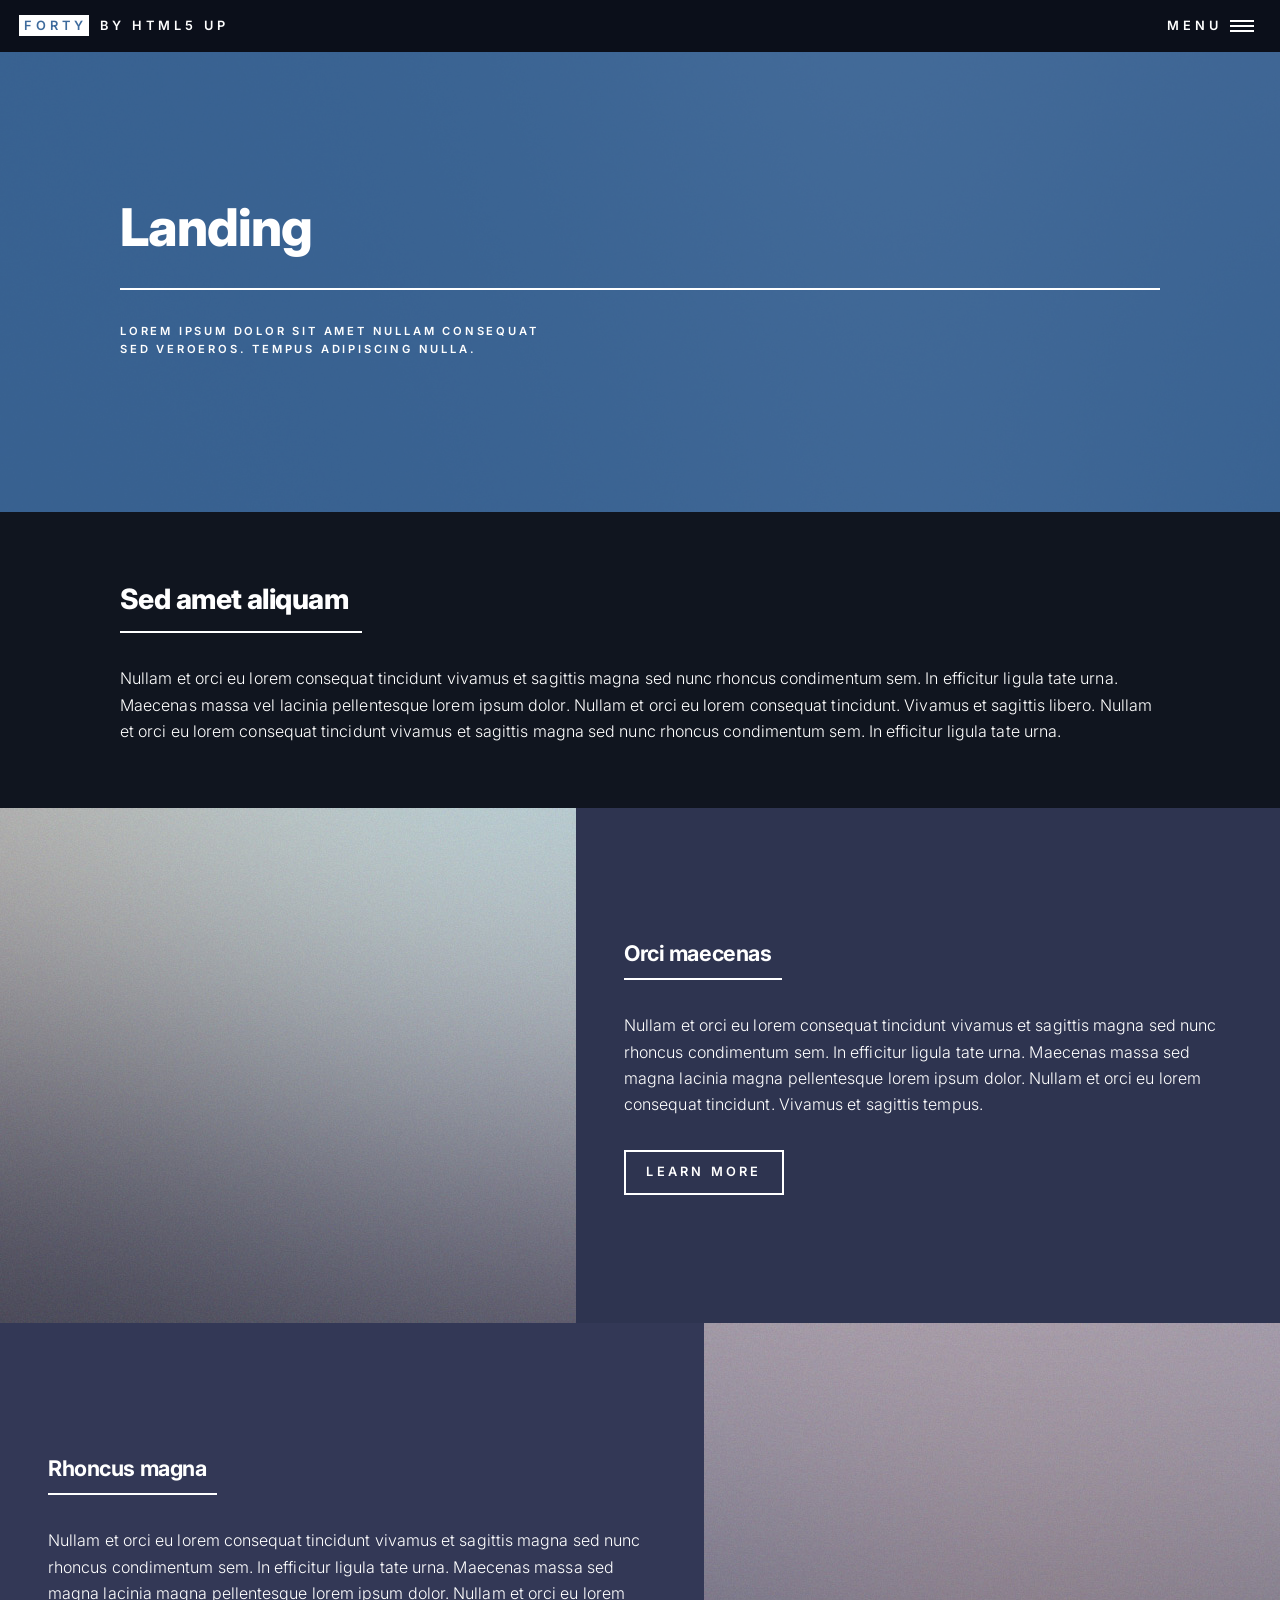
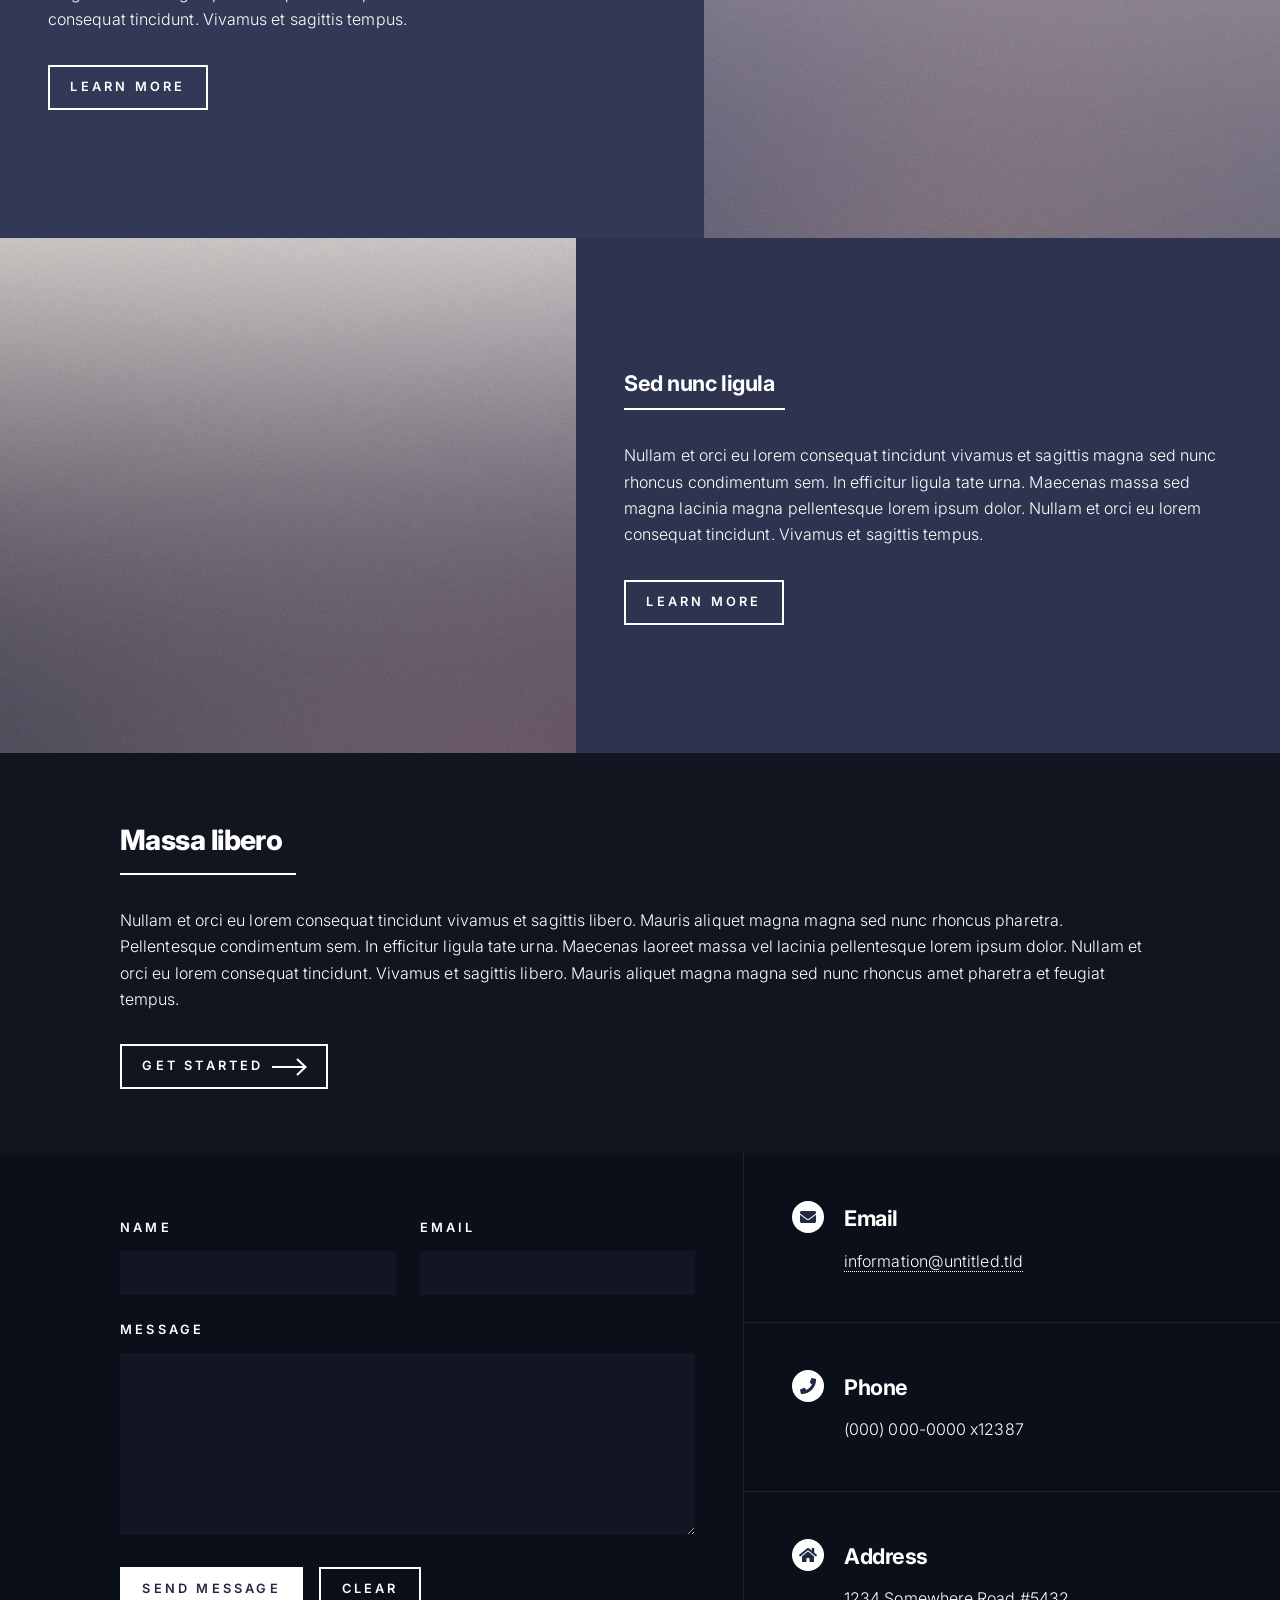
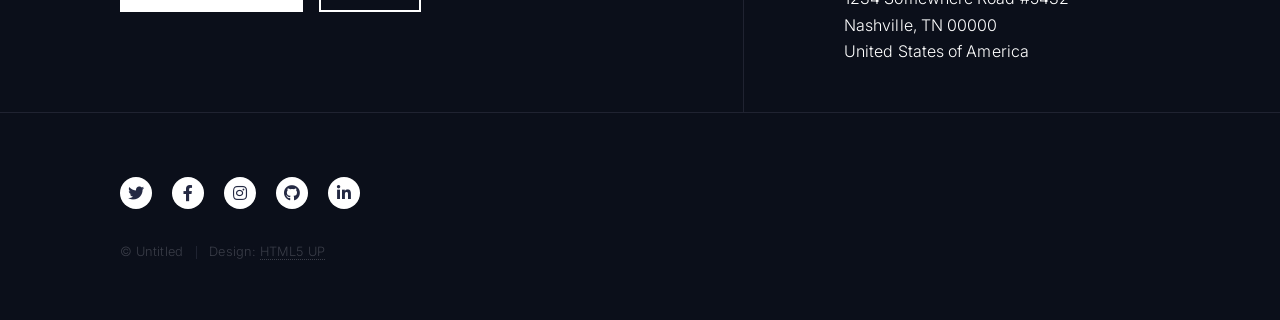
<file: plateforme-commerciale.html>
<!DOCTYPE HTML>
<!--
	Forty by HTML5 UP
	html5up.net | @ajlkn
	Free for personal and commercial use under the CCA 3.0 license (html5up.net/license)
-->
<html>
	<head>
		<title>Landing - Forty by HTML5 UP</title>
		<meta charset="utf-8" />
		<meta name="viewport" content="width=device-width, initial-scale=1, user-scalable=no" />
		<link rel="stylesheet" href="assets/css/main.css" />
			<link rel="stylesheet" href="assets/css/custom-theme.css" />
		<noscript><link rel="stylesheet" href="assets/css/noscript.css" /></noscript>
	</head>
	<body class="is-preload">

		<!-- Wrapper -->
			<div id="wrapper">

				<!-- Header -->
				<!-- Note: The "styleN" class below should match that of the banner element. -->
					<header id="header" class="alt style2">
						<a href="index.html" class="logo"><strong>Forty</strong> <span>by HTML5 UP</span></a>
						<nav>
							<a href="#menu">Menu</a>
						</nav>
					</header>

				<!-- Menu -->
					<nav id="menu">
						<ul class="links">
							<li><a href="index.html">Home</a></li>
							<li><a href="landing.html">Landing</a></li>
							<li><a href="generic.html">Generic</a></li>
							<li><a href="elements.html">Elements</a></li>
						</ul>
						<ul class="actions stacked">
							<li><a href="#" class="button primary fit">Get Started</a></li>
							<li><a href="#" class="button fit">Log In</a></li>
						</ul>
					</nav>

				<!-- Banner -->
				<!-- Note: The "styleN" class below should match that of the header element. -->
					<section id="banner" class="style2">
						<div class="inner">
							<span class="image">
								<img src="images/pic07.jpg" alt="" />
							</span>
							<header class="major">
								<h1>Landing</h1>
							</header>
							<div class="content">
								<p>Lorem ipsum dolor sit amet nullam consequat<br />
								sed veroeros. tempus adipiscing nulla.</p>
							</div>
						</div>
					</section>

				<!-- Main -->
					<div id="main">

						<!-- One -->
							<section id="one">
								<div class="inner">
									<header class="major">
										<h2>Sed amet aliquam</h2>
									</header>
									<p>Nullam et orci eu lorem consequat tincidunt vivamus et sagittis magna sed nunc rhoncus condimentum sem. In efficitur ligula tate urna. Maecenas massa vel lacinia pellentesque lorem ipsum dolor. Nullam et orci eu lorem consequat tincidunt. Vivamus et sagittis libero. Nullam et orci eu lorem consequat tincidunt vivamus et sagittis magna sed nunc rhoncus condimentum sem. In efficitur ligula tate urna.</p>
								</div>
							</section>

						<!-- Two -->
							<section id="two" class="spotlights">
								<section>
									<a href="generic.html" class="image">
										<img src="images/pic08.jpg" alt="" data-position="center center" />
									</a>
									<div class="content">
										<div class="inner">
											<header class="major">
												<h3>Orci maecenas</h3>
											</header>
											<p>Nullam et orci eu lorem consequat tincidunt vivamus et sagittis magna sed nunc rhoncus condimentum sem. In efficitur ligula tate urna. Maecenas massa sed magna lacinia magna pellentesque lorem ipsum dolor. Nullam et orci eu lorem consequat tincidunt. Vivamus et sagittis tempus.</p>
											<ul class="actions">
												<li><a href="generic.html" class="button">Learn more</a></li>
											</ul>
										</div>
									</div>
								</section>
								<section>
									<a href="generic.html" class="image">
										<img src="images/pic09.jpg" alt="" data-position="top center" />
									</a>
									<div class="content">
										<div class="inner">
											<header class="major">
												<h3>Rhoncus magna</h3>
											</header>
											<p>Nullam et orci eu lorem consequat tincidunt vivamus et sagittis magna sed nunc rhoncus condimentum sem. In efficitur ligula tate urna. Maecenas massa sed magna lacinia magna pellentesque lorem ipsum dolor. Nullam et orci eu lorem consequat tincidunt. Vivamus et sagittis tempus.</p>
											<ul class="actions">
												<li><a href="generic.html" class="button">Learn more</a></li>
											</ul>
										</div>
									</div>
								</section>
								<section>
									<a href="generic.html" class="image">
										<img src="images/pic10.jpg" alt="" data-position="25% 25%" />
									</a>
									<div class="content">
										<div class="inner">
											<header class="major">
												<h3>Sed nunc ligula</h3>
											</header>
											<p>Nullam et orci eu lorem consequat tincidunt vivamus et sagittis magna sed nunc rhoncus condimentum sem. In efficitur ligula tate urna. Maecenas massa sed magna lacinia magna pellentesque lorem ipsum dolor. Nullam et orci eu lorem consequat tincidunt. Vivamus et sagittis tempus.</p>
											<ul class="actions">
												<li><a href="generic.html" class="button">Learn more</a></li>
											</ul>
										</div>
									</div>
								</section>
							</section>

						<!-- Three -->
							<section id="three">
								<div class="inner">
									<header class="major">
										<h2>Massa libero</h2>
									</header>
									<p>Nullam et orci eu lorem consequat tincidunt vivamus et sagittis libero. Mauris aliquet magna magna sed nunc rhoncus pharetra. Pellentesque condimentum sem. In efficitur ligula tate urna. Maecenas laoreet massa vel lacinia pellentesque lorem ipsum dolor. Nullam et orci eu lorem consequat tincidunt. Vivamus et sagittis libero. Mauris aliquet magna magna sed nunc rhoncus amet pharetra et feugiat tempus.</p>
									<ul class="actions">
										<li><a href="generic.html" class="button next">Get Started</a></li>
									</ul>
								</div>
							</section>

					</div>

				<!-- Contact -->
					<section id="contact">
						<div class="inner">
							<section>
								<form method="post" action="#">
									<div class="fields">
										<div class="field half">
											<label for="name">Name</label>
											<input type="text" name="name" id="name" />
										</div>
										<div class="field half">
											<label for="email">Email</label>
											<input type="text" name="email" id="email" />
										</div>
										<div class="field">
											<label for="message">Message</label>
											<textarea name="message" id="message" rows="6"></textarea>
										</div>
									</div>
									<ul class="actions">
										<li><input type="submit" value="Send Message" class="primary" /></li>
										<li><input type="reset" value="Clear" /></li>
									</ul>
								</form>
							</section>
							<section class="split">
								<section>
									<div class="contact-method">
										<span class="icon solid alt fa-envelope"></span>
										<h3>Email</h3>
										<a href="#">information@untitled.tld</a>
									</div>
								</section>
								<section>
									<div class="contact-method">
										<span class="icon solid alt fa-phone"></span>
										<h3>Phone</h3>
										<span>(000) 000-0000 x12387</span>
									</div>
								</section>
								<section>
									<div class="contact-method">
										<span class="icon solid alt fa-home"></span>
										<h3>Address</h3>
										<span>1234 Somewhere Road #5432<br />
										Nashville, TN 00000<br />
										United States of America</span>
									</div>
								</section>
							</section>
						</div>
					</section>

				<!-- Footer -->
					<footer id="footer">
						<div class="inner">
							<ul class="icons">
								<li><a href="#" class="icon brands alt fa-twitter"><span class="label">Twitter</span></a></li>
								<li><a href="#" class="icon brands alt fa-facebook-f"><span class="label">Facebook</span></a></li>
								<li><a href="#" class="icon brands alt fa-instagram"><span class="label">Instagram</span></a></li>
								<li><a href="#" class="icon brands alt fa-github"><span class="label">GitHub</span></a></li>
								<li><a href="#" class="icon brands alt fa-linkedin-in"><span class="label">LinkedIn</span></a></li>
							</ul>
							<ul class="copyright">
								<li>&copy; Untitled</li><li>Design: <a href="https://html5up.net">HTML5 UP</a></li>
							</ul>
						</div>
					</footer>

			</div>

		<!-- Scripts -->
			<script src="assets/js/jquery.min.js"></script>
			<script src="assets/js/jquery.scrolly.min.js"></script>
			<script src="assets/js/jquery.scrollex.min.js"></script>
			<script src="assets/js/browser.min.js"></script>
			<script src="assets/js/breakpoints.min.js"></script>
			<script src="assets/js/util.js"></script>
			<script src="assets/js/main.js"></script>

	</body>
</html>
</file>
<file: assets/css/custom-theme.css>
/*
	Surcouche typographique "data / engineering" par-dessus le thème Forty.
	Charge après main.css sur toutes les pages : Inter en texte courant,
	IBM Plex Mono en accent sur les métriques chiffrées et la stack technique.
*/

@import url("https://fonts.googleapis.com/css2?family=Inter:wght@300;400;500;600;700&family=IBM+Plex+Mono:wght@400;500;600&display=swap");

:root {
	--font-sans: 'Inter', "Source Sans Pro", Helvetica, sans-serif;
	--font-mono: 'IBM Plex Mono', "Courier New", monospace;

	/* Palette sombre "Coderon" : canvas quasi-noir + surfaces de carte,
	   remplace le bleu-violet marine par défaut de Forty (#171f4a/#242943). */
	--bg: #0b0f1a;
	--bg-main: #10151f;
	--surface: #141a26;
	--surface-border: rgba(255, 255, 255, 0.08);
}

/*
	Fond général du site : body/#header/#main/#menu sont définis en dur dans
	main.css (#171f4a, #2a2f4a, rgba(36,41,67,.9)) ; on les réaligne sur le
	nouveau canvas ici. Les couleurs de bannière par projet (#banner.styleN)
	et la palette d'accents restent inchangées — elles jouent déjà le rôle
	des tags colorés à la Coderon.
*/
body {
	background: var(--bg) !important;
}

#header {
	background-color: var(--bg) !important;
}

#main {
	background-color: var(--bg-main) !important;
}

#menu {
	background: rgba(11, 15, 26, 0.92) !important;
}

/* Texte courant + formulaires */
body, input, select, textarea {
	font-family: var(--font-sans) !important;
	letter-spacing: 0.005em;
}

/* Titres : plus gras et plus resserrés, pour un rendu "produit" plutôt que "blog corporate" */
h1, h2, h3, h4, h5, h6 {
	font-family: var(--font-sans) !important;
	letter-spacing: -0.02em;
}

h1, h2 {
	font-weight: 800 !important;
}

h3 {
	font-weight: 700 !important;
}

/* Blocs de code déjà prévus par le thème */
pre, code {
	font-family: var(--font-mono) !important;
}

/* Accent monospace : chiffres clés et stack technique des pages projet */
.mono,
.solution-metric strong,
.tech-list,
.tech-evolution strong {
	font-family: var(--font-mono) !important;
	font-weight: 500;
	font-variant-numeric: tabular-nums;
	letter-spacing: -0.01em;
}

.solution-metric strong {
	font-weight: 600;
}

/*
	Grille de cartes "Mes projets" (page d'accueil), inspirée de la grille de
	blog du thème Coderon : cartes sombres arrondies, image visible en haut,
	pastille de catégorie, effet de survol léger — plutôt que la vignette
	plein-cadre par défaut de Forty (couleur pleine qui s'efface au survol).
*/
.tiles {
	display: grid !important;
	grid-template-columns: repeat(3, minmax(0, 1fr));
	gap: 1.75em;
	padding: 0 !important;
}

@media screen and (max-width: 980px) {
	.tiles {
		grid-template-columns: repeat(2, minmax(0, 1fr)) !important;
	}
}

@media screen and (max-width: 736px) {
	.tiles {
		grid-template-columns: 1fr !important;
	}
}

.tiles article {
	background: #141a26 !important;
	background-image: none !important;
	border: 1px solid rgba(255, 255, 255, 0.08);
	border-radius: 1.1em;
	box-shadow: 0 0.6em 1.8em rgba(0, 0, 0, 0.25);
	display: flex !important;
	flex-direction: column;
	align-items: stretch !important;
	width: auto !important;
	height: auto !important;
	min-height: 0 !important;
	max-height: none !important;
	padding: 0 !important;
	overflow: hidden;
	position: relative;
	transition: transform 0.25s ease, box-shadow 0.25s ease;
}

.tiles article:hover {
	transform: translateY(-0.35em);
	box-shadow: 0 1em 2.4em rgba(0, 0, 0, 0.4);
}

.tiles article:before,
.tiles article:after {
	display: none !important;
}

.tiles article .image {
	display: block !important;
	height: 12em;
	overflow: hidden;
	position: relative;
}

.tiles article .image img {
	display: block;
	height: 100%;
	object-fit: cover;
	width: 100%;
}

/* Pastille de catégorie superposée sur l'image, couleur définie par carte plus bas */
.tiles article .tile-tag {
	position: absolute;
	top: 0.9em;
	left: 0.9em;
	z-index: 5;
	padding: 0.35em 0.9em;
	border-radius: 999px;
	font-family: var(--font-mono);
	font-size: 0.68em;
	font-weight: 600;
	letter-spacing: 0.02em;
	color: #fff;
	background: #3d6a9c;
}

#tile-performance-frns .tile-tag {
	background: #e8720c;
}

#tile-plateforme-commerciale .tile-tag {
	background: #1f7a8c;
}

#tile-projet-4 .tile-tag,
#tile-projet-5 .tile-tag,
#tile-projet-6 .tile-tag {
	background: #33415c;
}

.tiles article header.major {
	padding: 1.4em 1.5em 1.7em;
	position: static;
	width: 100% !important;
}

.tiles article h3 {
	font-size: 1.15em;
	margin-bottom: 0.4em;
}

.tiles article h3 a {
	color: #fff;
}

/* Neutralise le style "eyebrow" (majuscules, tracking large) que Forty applique
   par défaut au 1er <p> d'un header.major : ici c'est une description de carte,
   pas un sur-titre. */
.tiles article header.major > p,
.tiles article p {
	font-size: 0.85em;
	font-weight: 400;
	letter-spacing: normal;
	line-height: 1.5;
	margin: 0;
	opacity: 0.7;
	text-transform: none;
}

/* Bouton principal en dégradé (CTA), dans le même esprit que Coderon mais sur
   la palette bleu/violet déjà utilisée par le site plutôt que rose/violet. */
.button.primary {
	background: linear-gradient(135deg, #6fc3df, #8d82c4) !important;
	border: 0 !important;
	border-radius: 999px !important;
	color: #10162a !important;
	font-weight: 700 !important;
	transition: filter 0.2s ease, transform 0.2s ease;
}

.button.primary:hover {
	filter: brightness(1.08);
	transform: translateY(-0.05em);
}

/*
	Cartes "défi métier" (.challenge-card) et "fonctionnalités clés"
	(.feature-item), présentes à l'identique dans controle-factures.html et
	performance-frns.html : on leur applique la même surface/bordure/radius
	que .tiles article pour que les deux pages projet parlent le même
	langage visuel que la grille d'accueil. Le reste (grille, tailles de
	police, icônes) reste géré par le <style> inline propre à chaque page.
*/
.challenge-card,
.feature-item {
	background: var(--surface) !important;
	border: 1px solid var(--surface-border) !important;
	border-radius: 1em !important;
	transition: transform 0.25s ease, box-shadow 0.25s ease;
}

.challenge-card:hover,
.feature-item:hover {
	transform: translateY(-0.3em);
	box-shadow: 0 1em 2.2em rgba(0, 0, 0, 0.35);
}
</file>
<file: assets/css/noscript.css>
/*
	Forty by HTML5 UP
	html5up.net | @ajlkn
	Free for personal and commercial use under the CCA 3.0 license (html5up.net/license)
*/

/* Banner */

	body.is-preload #banner:after {
		opacity: 0.85;
	}

	body.is-preload #banner > .inner {
		-moz-filter: none;
		-webkit-filter: none;
		-ms-filter: none;
		filter: none;
		-moz-transform: none;
		-webkit-transform: none;
		-ms-transform: none;
		transform: none;
		opacity: 1;
	}
</file>
<file: assets/css/main.css>
@import url(fontawesome-all.min.css);
@import url("https://fonts.googleapis.com/css?family=Source+Sans+Pro:300,300italic,600,600italic");

/*
	Forty by HTML5 UP
	html5up.net | @ajlkn
	Free for personal and commercial use under the CCA 3.0 license (html5up.net/license)
*/

html, body, div, span, applet, object,
iframe, h1, h2, h3, h4, h5, h6, p, blockquote,
pre, a, abbr, acronym, address, big, cite,
code, del, dfn, em, img, ins, kbd, q, s, samp,
small, strike, strong, sub, sup, tt, var, b,
u, i, center, dl, dt, dd, ol, ul, li, fieldset,
form, label, legend, table, caption, tbody,
tfoot, thead, tr, th, td, article, aside,
canvas, details, embed, figure, figcaption,
footer, header, hgroup, menu, nav, output, ruby,
section, summary, time, mark, audio, video {
	margin: 0;
	padding: 0;
	border: 0;
	font-size: 100%;
	font: inherit;
	vertical-align: baseline;}

article, aside, details, figcaption, figure,
footer, header, hgroup, menu, nav, section {
	display: block;}

body {
	line-height: 1;
}

ol, ul {
	list-style: none;
}

blockquote, q {
	quotes: none;
}

	blockquote:before, blockquote:after, q:before, q:after {
		content: '';
		content: none;
	}

table {
	border-collapse: collapse;
	border-spacing: 0;
}

body {
	-webkit-text-size-adjust: none;
}

mark {
	ground-color: transparent;
	color: inherit;
}

input::-moz-focus-inner {
	border: 0;
	padding: 0;
}

input, select, textarea {
	-moz-appearance: none;
	-webkit-appearance: none;
	-ms-appearance: none;
	appearance: none;
}

/* Basic */

	@-ms-viewport {
		width: device-width;
	}

	body {
		-ms-overflow-style: scrollbar;
	}

	@media screen and (max-width: 480px) {

		html, body {
			min-width: 320px;
		}

	}

	html {
		box-sizing: border-box;
	}

	*, *:before, *:after {
		box-sizing: inherit;
	}

	body {
		background: #171f4a;
	}

		body.is-preload *, body.is-preload *:before, body.is-preload *:after {
			-moz-animation: none !important;
			-webkit-animation: none !important;
			-ms-animation: none !important;
			animation: none !important;
			-moz-transition: none !important;
			-webkit-transition: none !important;
			-ms-transition: none !important;
			transition: none !important;
		}

/* Type */

	body, input, select, textarea {
		color: #ffffff;
		font-family: "Source Sans Pro", Helvetica, sans-serif;
		font-size: 17pt;
		font-weight: 300;
		letter-spacing: 0.025em;
		line-height: 1.65;
	}

		@media screen and (max-width: 1680px) {

			body, input, select, textarea {
				font-size: 14pt;
			}

		}

		@media screen and (max-width: 1280px) {

			body, input, select, textarea {
				font-size: 12pt;
			}

		}

		@media screen and (max-width: 360px) {

			body, input, select, textarea {
				font-size: 11pt;
			}

		}

	a {
		-moz-transition: color 0.2s ease-in-out, border-bottom-color 0.2s ease-in-out;
		-webkit-transition: color 0.2s ease-in-out, border-bottom-color 0.2s ease-in-out;
		-ms-transition: color 0.2s ease-in-out, border-bottom-color 0.2s ease-in-out;
		transition: color 0.2s ease-in-out, border-bottom-color 0.2s ease-in-out;
		border-bottom: dotted 1px;
		color: inherit;
		text-decoration: none;
	}

		a:hover {
			border-bottom-color: transparent;
			color: #9bf1ff !important;
		}

		a:active {
			color: #53e3fb !important;
		}

	strong, b {
		color: #ffffff;
		font-weight: 600;
	}

	em, i {
		font-style: italic;
	}

	p {
		margin: 0 0 2em 0;
	}

	h1, h2, h3, h4, h5, h6 {
		color: #ffffff;
		font-weight: 600;
		line-height: 1.65;
		margin: 0 0 1em 0;
	}

		h1 a, h2 a, h3 a, h4 a, h5 a, h6 a {
			color: inherit;
			border-bottom: 0;
		}

	h1 {
		font-size: 2.5em;
	}

	h2 {
		font-size: 1.75em;
	}

	h3 {
		font-size: 1.35em;
	}

	h4 {
		font-size: 1.1em;
	}

	h5 {
		font-size: 0.9em;
	}

	h6 {
		font-size: 0.7em;
	}

	@media screen and (max-width: 736px) {

		h1 {
			font-size: 2em;
		}

		h2 {
			font-size: 1.5em;
		}

		h3 {
			font-size: 1.25em;
		}

	}

	sub {
		font-size: 0.8em;
		position: relative;
		top: 0.5em;
	}

	sup {
		font-size: 0.8em;
		position: relative;
		top: -0.5em;
	}

	blockquote {
		border-left: solid 4px rgba(212, 212, 255, 0.1);
		font-style: italic;
		margin: 0 0 2em 0;
		padding: 0.5em 0 0.5em 2em;
	}

	code {
		background: rgba(212, 212, 255, 0.035);
		font-family: "Courier New", monospace;
		font-size: 0.9em;
		margin: 0 0.25em;
		padding: 0.25em 0.65em;
	}

	pre {
		-webkit-overflow-scrolling: touch;
		font-family: "Courier New", monospace;
		font-size: 0.9em;
		margin: 0 0 2em 0;
	}

		pre code {
			display: block;
			line-height: 1.75;
			padding: 1em 1.5em;
			overflow-x: auto;
		}

	hr {
		border: 0;
		border-bottom: solid 1px rgba(212, 212, 255, 0.1);
		margin: 2em 0;
	}

		hr.major {
			margin: 3em 0;
		}

	.align-left {
		text-align: left;
	}

	.align-center {
		text-align: center;
	}

	.align-right {
		text-align: right;
	}

/* Row */

	.row {
		display: flex;
		flex-wrap: wrap;
		box-sizing: border-box;
		align-items: stretch;
	}

		.row > * {
			box-sizing: border-box;
		}

		.row.gtr-uniform > * > :last-child {
			margin-bottom: 0;
		}

		.row.aln-left {
			justify-content: flex-start;
		}

		.row.aln-center {
			justify-content: center;
		}

		.row.aln-right {
			justify-content: flex-end;
		}

		.row.aln-top {
			align-items: flex-start;
		}

		.row.aln-middle {
			align-items: center;
		}

		.row.aln-bottom {
			align-items: flex-end;
		}

		.row > .imp {
			order: -1;
		}

		.row > .col-1 {
			width: 8.33333%;
		}

		.row > .off-1 {
			margin-left: 8.33333%;
		}

		.row > .col-2 {
			width: 16.66667%;
		}

		.row > .off-2 {
			margin-left: 16.66667%;
		}

		.row > .col-3 {
			width: 25%;
		}

		.row > .off-3 {
			margin-left: 25%;
		}

		.row > .col-4 {
			width: 33.33333%;
		}

		.row > .off-4 {
			margin-left: 33.33333%;
		}

		.row > .col-5 {
			width: 41.66667%;
		}

		.row > .off-5 {
			margin-left: 41.66667%;
		}

		.row > .col-6 {
			width: 50%;
		}

		.row > .off-6 {
			margin-left: 50%;
		}

		.row > .col-7 {
			width: 58.33333%;
		}

		.row > .off-7 {
			margin-left: 58.33333%;
		}

		.row > .col-8 {
			width: 66.66667%;
		}

		.row > .off-8 {
			margin-left: 66.66667%;
		}

		.row > .col-9 {
			width: 75%;
		}

		.row > .off-9 {
			margin-left: 75%;
		}

		.row > .col-10 {
			width: 83.33333%;
		}

		.row > .off-10 {
			margin-left: 83.33333%;
		}

		.row > .col-11 {
			width: 91.66667%;
		}

		.row > .off-11 {
			margin-left: 91.66667%;
		}

		.row > .col-12 {
			width: 100%;
		}

		.row > .off-12 {
			margin-left: 100%;
		}

		.row.gtr-0 {
			margin-top: 0;
			margin-left: 0em;
		}

			.row.gtr-0 > * {
				padding: 0 0 0 0em;
			}

			.row.gtr-0.gtr-uniform {
				margin-top: 0em;
			}

				.row.gtr-0.gtr-uniform > * {
					padding-top: 0em;
				}

		.row.gtr-25 {
			margin-top: 0;
			margin-left: -0.5em;
		}

			.row.gtr-25 > * {
				padding: 0 0 0 0.5em;
			}

			.row.gtr-25.gtr-uniform {
				margin-top: -0.5em;
			}

				.row.gtr-25.gtr-uniform > * {
					padding-top: 0.5em;
				}

		.row.gtr-50 {
			margin-top: 0;
			margin-left: -1em;
		}

			.row.gtr-50 > * {
				padding: 0 0 0 1em;
			}

			.row.gtr-50.gtr-uniform {
				margin-top: -1em;
			}

				.row.gtr-50.gtr-uniform > * {
					padding-top: 1em;
				}

		.row {
			margin-top: 0;
			margin-left: -2em;
		}

			.row > * {
				padding: 0 0 0 2em;
			}

			.row.gtr-uniform {
				margin-top: -2em;
			}

				.row.gtr-uniform > * {
					padding-top: 2em;
				}

		.row.gtr-150 {
			margin-top: 0;
			margin-left: -3em;
		}

			.row.gtr-150 > * {
				padding: 0 0 0 3em;
			}

			.row.gtr-150.gtr-uniform {
				margin-top: -3em;
			}

				.row.gtr-150.gtr-uniform > * {
					padding-top: 3em;
				}

		.row.gtr-200 {
			margin-top: 0;
			margin-left: -4em;
		}

			.row.gtr-200 > * {
				padding: 0 0 0 4em;
			}

			.row.gtr-200.gtr-uniform {
				margin-top: -4em;
			}

				.row.gtr-200.gtr-uniform > * {
					padding-top: 4em;
				}

		@media screen and (max-width: 1680px) {

			.row {
				display: flex;
				flex-wrap: wrap;
				box-sizing: border-box;
				align-items: stretch;
			}

				.row > * {
					box-sizing: border-box;
				}

				.row.gtr-uniform > * > :last-child {
					margin-bottom: 0;
				}

				.row.aln-left {
					justify-content: flex-start;
				}

				.row.aln-center {
					justify-content: center;
				}

				.row.aln-right {
					justify-content: flex-end;
				}

				.row.aln-top {
					align-items: flex-start;
				}

				.row.aln-middle {
					align-items: center;
				}

				.row.aln-bottom {
					align-items: flex-end;
				}

				.row > .imp-xlarge {
					order: -1;
				}

				.row > .col-1-xlarge {
					width: 8.33333%;
				}

				.row > .off-1-xlarge {
					margin-left: 8.33333%;
				}

				.row > .col-2-xlarge {
					width: 16.66667%;
				}

				.row > .off-2-xlarge {
					margin-left: 16.66667%;
				}

				.row > .col-3-xlarge {
					width: 25%;
				}

				.row > .off-3-xlarge {
					margin-left: 25%;
				}

				.row > .col-4-xlarge {
					width: 33.33333%;
				}

				.row > .off-4-xlarge {
					margin-left: 33.33333%;
				}

				.row > .col-5-xlarge {
					width: 41.66667%;
				}

				.row > .off-5-xlarge {
					margin-left: 41.66667%;
				}

				.row > .col-6-xlarge {
					width: 50%;
				}

				.row > .off-6-xlarge {
					margin-left: 50%;
				}

				.row > .col-7-xlarge {
					width: 58.33333%;
				}

				.row > .off-7-xlarge {
					margin-left: 58.33333%;
				}

				.row > .col-8-xlarge {
					width: 66.66667%;
				}

				.row > .off-8-xlarge {
					margin-left: 66.66667%;
				}

				.row > .col-9-xlarge {
					width: 75%;
				}

				.row > .off-9-xlarge {
					margin-left: 75%;
				}

				.row > .col-10-xlarge {
					width: 83.33333%;
				}

				.row > .off-10-xlarge {
					margin-left: 83.33333%;
				}

				.row > .col-11-xlarge {
					width: 91.66667%;
				}

				.row > .off-11-xlarge {
					margin-left: 91.66667%;
				}

				.row > .col-12-xlarge {
					width: 100%;
				}

				.row > .off-12-xlarge {
					margin-left: 100%;
				}

				.row.gtr-0 {
					margin-top: 0;
					margin-left: 0em;
				}

					.row.gtr-0 > * {
						padding: 0 0 0 0em;
					}

					.row.gtr-0.gtr-uniform {
						margin-top: 0em;
					}

						.row.gtr-0.gtr-uniform > * {
							padding-top: 0em;
						}

				.row.gtr-25 {
					margin-top: 0;
					margin-left: -0.5em;
				}

					.row.gtr-25 > * {
						padding: 0 0 0 0.5em;
					}

					.row.gtr-25.gtr-uniform {
						margin-top: -0.5em;
					}

						.row.gtr-25.gtr-uniform > * {
							padding-top: 0.5em;
						}

				.row.gtr-50 {
					margin-top: 0;
					margin-left: -1em;
				}

					.row.gtr-50 > * {
						padding: 0 0 0 1em;
					}

					.row.gtr-50.gtr-uniform {
						margin-top: -1em;
					}

						.row.gtr-50.gtr-uniform > * {
							padding-top: 1em;
						}

				.row {
					margin-top: 0;
					margin-left: -2em;
				}

					.row > * {
						padding: 0 0 0 2em;
					}

					.row.gtr-uniform {
						margin-top: -2em;
					}

						.row.gtr-uniform > * {
							padding-top: 2em;
						}

				.row.gtr-150 {
					margin-top: 0;
					margin-left: -3em;
				}

					.row.gtr-150 > * {
						padding: 0 0 0 3em;
					}

					.row.gtr-150.gtr-uniform {
						margin-top: -3em;
					}

						.row.gtr-150.gtr-uniform > * {
							padding-top: 3em;
						}

				.row.gtr-200 {
					margin-top: 0;
					margin-left: -4em;
				}

					.row.gtr-200 > * {
						padding: 0 0 0 4em;
					}

					.row.gtr-200.gtr-uniform {
						margin-top: -4em;
					}

						.row.gtr-200.gtr-uniform > * {
							padding-top: 4em;
						}

		}

		@media screen and (max-width: 1280px) {

			.row {
				display: flex;
				flex-wrap: wrap;
				box-sizing: border-box;
				align-items: stretch;
			}

				.row > * {
					box-sizing: border-box;
				}

				.row.gtr-uniform > * > :last-child {
					margin-bottom: 0;
				}

				.row.aln-left {
					justify-content: flex-start;
				}

				.row.aln-center {
					justify-content: center;
				}

				.row.aln-right {
					justify-content: flex-end;
				}

				.row.aln-top {
					align-items: flex-start;
				}

				.row.aln-middle {
					align-items: center;
				}

				.row.aln-bottom {
					align-items: flex-end;
				}

				.row > .imp-large {
					order: -1;
				}

				.row > .col-1-large {
					width: 8.33333%;
				}

				.row > .off-1-large {
					margin-left: 8.33333%;
				}

				.row > .col-2-large {
					width: 16.66667%;
				}

				.row > .off-2-large {
					margin-left: 16.66667%;
				}

				.row > .col-3-large {
					width: 25%;
				}

				.row > .off-3-large {
					margin-left: 25%;
				}

				.row > .col-4-large {
					width: 33.33333%;
				}

				.row > .off-4-large {
					margin-left: 33.33333%;
				}

				.row > .col-5-large {
					width: 41.66667%;
				}

				.row > .off-5-large {
					margin-left: 41.66667%;
				}

				.row > .col-6-large {
					width: 50%;
				}

				.row > .off-6-large {
					margin-left: 50%;
				}

				.row > .col-7-large {
					width: 58.33333%;
				}

				.row > .off-7-large {
					margin-left: 58.33333%;
				}

				.row > .col-8-large {
					width: 66.66667%;
				}

				.row > .off-8-large {
					margin-left: 66.66667%;
				}

				.row > .col-9-large {
					width: 75%;
				}

				.row > .off-9-large {
					margin-left: 75%;
				}

				.row > .col-10-large {
					width: 83.33333%;
				}

				.row > .off-10-large {
					margin-left: 83.33333%;
				}

				.row > .col-11-large {
					width: 91.66667%;
				}

				.row > .off-11-large {
					margin-left: 91.66667%;
				}

				.row > .col-12-large {
					width: 100%;
				}

				.row > .off-12-large {
					margin-left: 100%;
				}

				.row.gtr-0 {
					margin-top: 0;
					margin-left: 0em;
				}

					.row.gtr-0 > * {
						padding: 0 0 0 0em;
					}

					.row.gtr-0.gtr-uniform {
						margin-top: 0em;
					}

						.row.gtr-0.gtr-uniform > * {
							padding-top: 0em;
						}

				.row.gtr-25 {
					margin-top: 0;
					margin-left: -0.375em;
				}

					.row.gtr-25 > * {
						padding: 0 0 0 0.375em;
					}

					.row.gtr-25.gtr-uniform {
						margin-top: -0.375em;
					}

						.row.gtr-25.gtr-uniform > * {
							padding-top: 0.375em;
						}

				.row.gtr-50 {
					margin-top: 0;
					margin-left: -0.75em;
				}

					.row.gtr-50 > * {
						padding: 0 0 0 0.75em;
					}

					.row.gtr-50.gtr-uniform {
						margin-top: -0.75em;
					}

						.row.gtr-50.gtr-uniform > * {
							padding-top: 0.75em;
						}

				.row {
					margin-top: 0;
					margin-left: -1.5em;
				}

					.row > * {
						padding: 0 0 0 1.5em;
					}

					.row.gtr-uniform {
						margin-top: -1.5em;
					}

						.row.gtr-uniform > * {
							padding-top: 1.5em;
						}

				.row.gtr-150 {
					margin-top: 0;
					margin-left: -2.25em;
				}

					.row.gtr-150 > * {
						padding: 0 0 0 2.25em;
					}

					.row.gtr-150.gtr-uniform {
						margin-top: -2.25em;
					}

						.row.gtr-150.gtr-uniform > * {
							padding-top: 2.25em;
						}

				.row.gtr-200 {
					margin-top: 0;
					margin-left: -3em;
				}

					.row.gtr-200 > * {
						padding: 0 0 0 3em;
					}

					.row.gtr-200.gtr-uniform {
						margin-top: -3em;
					}

						.row.gtr-200.gtr-uniform > * {
							padding-top: 3em;
						}

		}

		@media screen and (max-width: 980px) {

			.row {
				display: flex;
				flex-wrap: wrap;
				box-sizing: border-box;
				align-items: stretch;
			}

				.row > * {
					box-sizing: border-box;
				}

				.row.gtr-uniform > * > :last-child {
					margin-bottom: 0;
				}

				.row.aln-left {
					justify-content: flex-start;
				}

				.row.aln-center {
					justify-content: center;
				}

				.row.aln-right {
					justify-content: flex-end;
				}

				.row.aln-top {
					align-items: flex-start;
				}

				.row.aln-middle {
					align-items: center;
				}

				.row.aln-bottom {
					align-items: flex-end;
				}

				.row > .imp-medium {
					order: -1;
				}

				.row > .col-1-medium {
					width: 8.33333%;
				}

				.row > .off-1-medium {
					margin-left: 8.33333%;
				}

				.row > .col-2-medium {
					width: 16.66667%;
				}

				.row > .off-2-medium {
					margin-left: 16.66667%;
				}

				.row > .col-3-medium {
					width: 25%;
				}

				.row > .off-3-medium {
					margin-left: 25%;
				}

				.row > .col-4-medium {
					width: 33.33333%;
				}

				.row > .off-4-medium {
					margin-left: 33.33333%;
				}

				.row > .col-5-medium {
					width: 41.66667%;
				}

				.row > .off-5-medium {
					margin-left: 41.66667%;
				}

				.row > .col-6-medium {
					width: 50%;
				}

				.row > .off-6-medium {
					margin-left: 50%;
				}

				.row > .col-7-medium {
					width: 58.33333%;
				}

				.row > .off-7-medium {
					margin-left: 58.33333%;
				}

				.row > .col-8-medium {
					width: 66.66667%;
				}

				.row > .off-8-medium {
					margin-left: 66.66667%;
				}

				.row > .col-9-medium {
					width: 75%;
				}

				.row > .off-9-medium {
					margin-left: 75%;
				}

				.row > .col-10-medium {
					width: 83.33333%;
				}

				.row > .off-10-medium {
					margin-left: 83.33333%;
				}

				.row > .col-11-medium {
					width: 91.66667%;
				}

				.row > .off-11-medium {
					margin-left: 91.66667%;
				}

				.row > .col-12-medium {
					width: 100%;
				}

				.row > .off-12-medium {
					margin-left: 100%;
				}

				.row.gtr-0 {
					margin-top: 0;
					margin-left: 0em;
				}

					.row.gtr-0 > * {
						padding: 0 0 0 0em;
					}

					.row.gtr-0.gtr-uniform {
						margin-top: 0em;
					}

						.row.gtr-0.gtr-uniform > * {
							padding-top: 0em;
						}

				.row.gtr-25 {
					margin-top: 0;
					margin-left: -0.375em;
				}

					.row.gtr-25 > * {
						padding: 0 0 0 0.375em;
					}

					.row.gtr-25.gtr-uniform {
						margin-top: -0.375em;
					}

						.row.gtr-25.gtr-uniform > * {
							padding-top: 0.375em;
						}

				.row.gtr-50 {
					margin-top: 0;
					margin-left: -0.75em;
				}

					.row.gtr-50 > * {
						padding: 0 0 0 0.75em;
					}

					.row.gtr-50.gtr-uniform {
						margin-top: -0.75em;
					}

						.row.gtr-50.gtr-uniform > * {
							padding-top: 0.75em;
						}

				.row {
					margin-top: 0;
					margin-left: -1.5em;
				}

					.row > * {
						padding: 0 0 0 1.5em;
					}

					.row.gtr-uniform {
						margin-top: -1.5em;
					}

						.row.gtr-uniform > * {
							padding-top: 1.5em;
						}

				.row.gtr-150 {
					margin-top: 0;
					margin-left: -2.25em;
				}

					.row.gtr-150 > * {
						padding: 0 0 0 2.25em;
					}

					.row.gtr-150.gtr-uniform {
						margin-top: -2.25em;
					}

						.row.gtr-150.gtr-uniform > * {
							padding-top: 2.25em;
						}

				.row.gtr-200 {
					margin-top: 0;
					margin-left: -3em;
				}

					.row.gtr-200 > * {
						padding: 0 0 0 3em;
					}

					.row.gtr-200.gtr-uniform {
						margin-top: -3em;
					}

						.row.gtr-200.gtr-uniform > * {
							padding-top: 3em;
						}

		}

		@media screen and (max-width: 736px) {

			.row {
				display: flex;
				flex-wrap: wrap;
				box-sizing: border-box;
				align-items: stretch;
			}

				.row > * {
					box-sizing: border-box;
				}

				.row.gtr-uniform > * > :last-child {
					margin-bottom: 0;
				}

				.row.aln-left {
					justify-content: flex-start;
				}

				.row.aln-center {
					justify-content: center;
				}

				.row.aln-right {
					justify-content: flex-end;
				}

				.row.aln-top {
					align-items: flex-start;
				}

				.row.aln-middle {
					align-items: center;
				}

				.row.aln-bottom {
					align-items: flex-end;
				}

				.row > .imp-small {
					order: -1;
				}

				.row > .col-1-small {
					width: 8.33333%;
				}

				.row > .off-1-small {
					margin-left: 8.33333%;
				}

				.row > .col-2-small {
					width: 16.66667%;
				}

				.row > .off-2-small {
					margin-left: 16.66667%;
				}

				.row > .col-3-small {
					width: 25%;
				}

				.row > .off-3-small {
					margin-left: 25%;
				}

				.row > .col-4-small {
					width: 33.33333%;
				}

				.row > .off-4-small {
					margin-left: 33.33333%;
				}

				.row > .col-5-small {
					width: 41.66667%;
				}

				.row > .off-5-small {
					margin-left: 41.66667%;
				}

				.row > .col-6-small {
					width: 50%;
				}

				.row > .off-6-small {
					margin-left: 50%;
				}

				.row > .col-7-small {
					width: 58.33333%;
				}

				.row > .off-7-small {
					margin-left: 58.33333%;
				}

				.row > .col-8-small {
					width: 66.66667%;
				}

				.row > .off-8-small {
					margin-left: 66.66667%;
				}

				.row > .col-9-small {
					width: 75%;
				}

				.row > .off-9-small {
					margin-left: 75%;
				}

				.row > .col-10-small {
					width: 83.33333%;
				}

				.row > .off-10-small {
					margin-left: 83.33333%;
				}

				.row > .col-11-small {
					width: 91.66667%;
				}

				.row > .off-11-small {
					margin-left: 91.66667%;
				}

				.row > .col-12-small {
					width: 100%;
				}

				.row > .off-12-small {
					margin-left: 100%;
				}

				.row.gtr-0 {
					margin-top: 0;
					margin-left: 0em;
				}

					.row.gtr-0 > * {
						padding: 0 0 0 0em;
					}

					.row.gtr-0.gtr-uniform {
						margin-top: 0em;
					}

						.row.gtr-0.gtr-uniform > * {
							padding-top: 0em;
						}

				.row.gtr-25 {
					margin-top: 0;
					margin-left: -0.3125em;
				}

					.row.gtr-25 > * {
						padding: 0 0 0 0.3125em;
					}

					.row.gtr-25.gtr-uniform {
						margin-top: -0.3125em;
					}

						.row.gtr-25.gtr-uniform > * {
							padding-top: 0.3125em;
						}

				.row.gtr-50 {
					margin-top: 0;
					margin-left: -0.625em;
				}

					.row.gtr-50 > * {
						padding: 0 0 0 0.625em;
					}

					.row.gtr-50.gtr-uniform {
						margin-top: -0.625em;
					}

						.row.gtr-50.gtr-uniform > * {
							padding-top: 0.625em;
						}

				.row {
					margin-top: 0;
					margin-left: -1.25em;
				}

					.row > * {
						padding: 0 0 0 1.25em;
					}

					.row.gtr-uniform {
						margin-top: -1.25em;
					}

						.row.gtr-uniform > * {
							padding-top: 1.25em;
						}

				.row.gtr-150 {
					margin-top: 0;
					margin-left: -1.875em;
				}

					.row.gtr-150 > * {
						padding: 0 0 0 1.875em;
					}

					.row.gtr-150.gtr-uniform {
						margin-top: -1.875em;
					}

						.row.gtr-150.gtr-uniform > * {
							padding-top: 1.875em;
						}

				.row.gtr-200 {
					margin-top: 0;
					margin-left: -2.5em;
				}

					.row.gtr-200 > * {
						padding: 0 0 0 2.5em;
					}

					.row.gtr-200.gtr-uniform {
						margin-top: -2.5em;
					}

						.row.gtr-200.gtr-uniform > * {
							padding-top: 2.5em;
						}

		}

		@media screen and (max-width: 480px) {

			.row {
				display: flex;
				flex-wrap: wrap;
				box-sizing: border-box;
				align-items: stretch;
			}

				.row > * {
					box-sizing: border-box;
				}

				.row.gtr-uniform > * > :last-child {
					margin-bottom: 0;
				}

				.row.aln-left {
					justify-content: flex-start;
				}

				.row.aln-center {
					justify-content: center;
				}

				.row.aln-right {
					justify-content: flex-end;
				}

				.row.aln-top {
					align-items: flex-start;
				}

				.row.aln-middle {
					align-items: center;
				}

				.row.aln-bottom {
					align-items: flex-end;
				}

				.row > .imp-xsmall {
					order: -1;
				}

				.row > .col-1-xsmall {
					width: 8.33333%;
				}

				.row > .off-1-xsmall {
					margin-left: 8.33333%;
				}

				.row > .col-2-xsmall {
					width: 16.66667%;
				}

				.row > .off-2-xsmall {
					margin-left: 16.66667%;
				}

				.row > .col-3-xsmall {
					width: 25%;
				}

				.row > .off-3-xsmall {
					margin-left: 25%;
				}

				.row > .col-4-xsmall {
					width: 33.33333%;
				}

				.row > .off-4-xsmall {
					margin-left: 33.33333%;
				}

				.row > .col-5-xsmall {
					width: 41.66667%;
				}

				.row > .off-5-xsmall {
					margin-left: 41.66667%;
				}

				.row > .col-6-xsmall {
					width: 50%;
				}

				.row > .off-6-xsmall {
					margin-left: 50%;
				}

				.row > .col-7-xsmall {
					width: 58.33333%;
				}

				.row > .off-7-xsmall {
					margin-left: 58.33333%;
				}

				.row > .col-8-xsmall {
					width: 66.66667%;
				}

				.row > .off-8-xsmall {
					margin-left: 66.66667%;
				}

				.row > .col-9-xsmall {
					width: 75%;
				}

				.row > .off-9-xsmall {
					margin-left: 75%;
				}

				.row > .col-10-xsmall {
					width: 83.33333%;
				}

				.row > .off-10-xsmall {
					margin-left: 83.33333%;
				}

				.row > .col-11-xsmall {
					width: 91.66667%;
				}

				.row > .off-11-xsmall {
					margin-left: 91.66667%;
				}

				.row > .col-12-xsmall {
					width: 100%;
				}

				.row > .off-12-xsmall {
					margin-left: 100%;
				}

				.row.gtr-0 {
					margin-top: 0;
					margin-left: 0em;
				}

					.row.gtr-0 > * {
						padding: 0 0 0 0em;
					}

					.row.gtr-0.gtr-uniform {
						margin-top: 0em;
					}

						.row.gtr-0.gtr-uniform > * {
							padding-top: 0em;
						}

				.row.gtr-25 {
					margin-top: 0;
					margin-left: -0.3125em;
				}

					.row.gtr-25 > * {
						padding: 0 0 0 0.3125em;
					}

					.row.gtr-25.gtr-uniform {
						margin-top: -0.3125em;
					}

						.row.gtr-25.gtr-uniform > * {
							padding-top: 0.3125em;
						}

				.row.gtr-50 {
					margin-top: 0;
					margin-left: -0.625em;
				}

					.row.gtr-50 > * {
						padding: 0 0 0 0.625em;
					}

					.row.gtr-50.gtr-uniform {
						margin-top: -0.625em;
					}

						.row.gtr-50.gtr-uniform > * {
							padding-top: 0.625em;
						}

				.row {
					margin-top: 0;
					margin-left: -1.25em;
				}

					.row > * {
						padding: 0 0 0 1.25em;
					}

					.row.gtr-uniform {
						margin-top: -1.25em;
					}

						.row.gtr-uniform > * {
							padding-top: 1.25em;
						}

				.row.gtr-150 {
					margin-top: 0;
					margin-left: -1.875em;
				}

					.row.gtr-150 > * {
						padding: 0 0 0 1.875em;
					}

					.row.gtr-150.gtr-uniform {
						margin-top: -1.875em;
					}

						.row.gtr-150.gtr-uniform > * {
							padding-top: 1.875em;
						}

				.row.gtr-200 {
					margin-top: 0;
					margin-left: -2.5em;
				}

					.row.gtr-200 > * {
						padding: 0 0 0 2.5em;
					}

					.row.gtr-200.gtr-uniform {
						margin-top: -2.5em;
					}

						.row.gtr-200.gtr-uniform > * {
							padding-top: 2.5em;
						}

		}

/* Section/Article */

	section.special, article.special {
		text-align: center;
	}

	header.major {
		width: -moz-max-content;
		width: -webkit-max-content;
		width: -ms-max-content;
		width: max-content;
		margin-bottom: 2em;
	}

		header.major > :first-child {
			margin-bottom: 0;
			width: calc(100% + 0.5em);
		}

			header.major > :first-child:after {
				content: '';
				background-color: #ffffff;
				display: block;
				height: 2px;
				margin: 0.325em 0 0.5em 0;
				width: 100%;
			}

		header.major > p {
			font-size: 0.7em;
			font-weight: 600;
			letter-spacing: 0.25em;
			margin-bottom: 0;
			text-transform: uppercase;
		}

		body.is-ie header.major > :first-child:after {
			max-width: 9em;
		}

		body.is-ie header.major > h1:after {
			max-width: 100% !important;
		}

	@media screen and (max-width: 736px) {

		header.major > p br {
			display: none;
		}

	}

/* Form */

	form {
		margin: 0 0 2em 0;
	}

		form > :last-child {
			margin-bottom: 0;
		}

		form > .fields {
			display: -moz-flex;
			display: -webkit-flex;
			display: -ms-flex;
			display: flex;
			-moz-flex-wrap: wrap;
			-webkit-flex-wrap: wrap;
			-ms-flex-wrap: wrap;
			flex-wrap: wrap;
			width: calc(100% + 3em);
			margin: -1.5em 0 2em -1.5em;
		}

			form > .fields > .field {
				-moz-flex-grow: 0;
				-webkit-flex-grow: 0;
				-ms-flex-grow: 0;
				flex-grow: 0;
				-moz-flex-shrink: 0;
				-webkit-flex-shrink: 0;
				-ms-flex-shrink: 0;
				flex-shrink: 0;
				padding: 1.5em 0 0 1.5em;
				width: calc(100% - 1.5em);
			}

				form > .fields > .field.half {
					width: calc(50% - 0.75em);
				}

				form > .fields > .field.third {
					width: calc(100%/3 - 0.5em);
				}

				form > .fields > .field.quarter {
					width: calc(25% - 0.375em);
				}

		@media screen and (max-width: 480px) {

			form > .fields {
				width: calc(100% + 3em);
				margin: -1.5em 0 2em -1.5em;
			}

				form > .fields > .field {
					padding: 1.5em 0 0 1.5em;
					width: calc(100% - 1.5em);
				}

					form > .fields > .field.half {
						width: calc(100% - 1.5em);
					}

					form > .fields > .field.third {
						width: calc(100% - 1.5em);
					}

					form > .fields > .field.quarter {
						width: calc(100% - 1.5em);
					}

		}

	label {
		color: #ffffff;
		display: block;
		font-size: 0.8em;
		font-weight: 600;
		letter-spacing: 0.25em;
		margin: 0 0 1em 0;
		text-transform: uppercase;
	}

	input[type="text"],
	input[type="password"],
	input[type="email"],
	input[type="tel"],
	input[type="search"],
	input[type="url"],
	select,
	textarea {
		-moz-appearance: none;
		-webkit-appearance: none;
		-ms-appearance: none;
		appearance: none;
		background: rgba(212, 212, 255, 0.035);
		border: none;
		border-radius: 0;
		color: inherit;
		display: block;
		outline: 0;
		padding: 0 1em;
		text-decoration: none;
		width: 100%;
	}

		input[type="text"]:invalid,
		input[type="password"]:invalid,
		input[type="email"]:invalid,
		input[type="tel"]:invalid,
		input[type="search"]:invalid,
		input[type="url"]:invalid,
		select:invalid,
		textarea:invalid {
			box-shadow: none;
		}

		input[type="text"]:focus,
		input[type="password"]:focus,
		input[type="email"]:focus,
		input[type="tel"]:focus,
		input[type="search"]:focus,
		input[type="url"]:focus,
		select:focus,
		textarea:focus {
			border-color: #9bf1ff;
			box-shadow: 0 0 0 2px #9bf1ff;
		}

	select {
		background-image: url("data:image/svg+xml;charset=utf8,%3Csvg xmlns='http://www.w3.org/2000/svg' width='40' height='40' preserveAspectRatio='none' viewBox='0 0 40 40'%3E%3Cpath d='M9.4,12.3l10.4,10.4l10.4-10.4c0.2-0.2,0.5-0.4,0.9-0.4c0.3,0,0.6,0.1,0.9,0.4l3.3,3.3c0.2,0.2,0.4,0.5,0.4,0.9 c0,0.4-0.1,0.6-0.4,0.9L20.7,31.9c-0.2,0.2-0.5,0.4-0.9,0.4c-0.3,0-0.6-0.1-0.9-0.4L4.3,17.3c-0.2-0.2-0.4-0.5-0.4-0.9 c0-0.4,0.1-0.6,0.4-0.9l3.3-3.3c0.2-0.2,0.5-0.4,0.9-0.4S9.1,12.1,9.4,12.3z' fill='rgba(212, 212, 255, 0.1)' /%3E%3C/svg%3E");
		background-size: 1.25rem;
		background-repeat: no-repeat;
		background-position: calc(100% - 1rem) center;
		height: 2.75em;
		padding-right: 2.75em;
		text-overflow: ellipsis;
	}

		select option {
			color: #ffffff;
			background: #242943;
		}

		select:focus::-ms-value {
			background-color: transparent;
		}

		select::-ms-expand {
			display: none;
		}

	input[type="text"],
	input[type="password"],
	input[type="email"],
	input[type="tel"],
	input[type="search"],
	input[type="url"],
	select {
		height: 2.75em;
	}

	textarea {
		padding: 0.75em 1em;
	}

	input[type="checkbox"],
	input[type="radio"] {
		-moz-appearance: none;
		-webkit-appearance: none;
		-ms-appearance: none;
		appearance: none;
		display: block;
		float: left;
		margin-right: -2em;
		opacity: 0;
		width: 1em;
		z-index: -1;
	}

		input[type="checkbox"] + label,
		input[type="radio"] + label {
			text-decoration: none;
			color: #ffffff;
			cursor: pointer;
			display: inline-block;
			font-weight: 300;
			padding-left: 2.65em;
			padding-right: 0.75em;
			position: relative;
		}

			input[type="checkbox"] + label:before,
			input[type="radio"] + label:before {
				-moz-osx-font-smoothing: grayscale;
				-webkit-font-smoothing: antialiased;
				display: inline-block;
				font-style: normal;
				font-variant: normal;
				text-rendering: auto;
				line-height: 1;
				text-transform: none !important;
				font-family: 'Font Awesome 5 Free';
				font-weight: 900;
			}

			input[type="checkbox"] + label:before,
			input[type="radio"] + label:before {
				background: rgba(212, 212, 255, 0.035);
				content: '';
				display: inline-block;
				font-size: 0.8em;
				height: 2.0625em;
				left: 0;
				letter-spacing: 0;
				line-height: 2.0625em;
				position: absolute;
				text-align: center;
				top: 0;
				width: 2.0625em;
			}

		input[type="checkbox"]:checked + label:before,
		input[type="radio"]:checked + label:before {
			background: #ffffff;
			border-color: #9bf1ff;
			content: '\f00c';
			color: #242943;
		}

		input[type="checkbox"]:focus + label:before,
		input[type="radio"]:focus + label:before {
			box-shadow: 0 0 0 2px #9bf1ff;
		}

	input[type="radio"] + label:before {
		border-radius: 100%;
	}

	::-webkit-input-placeholder {
		color: rgba(244, 244, 255, 0.2) !important;
		opacity: 1.0;
	}

	:-moz-placeholder {
		color: rgba(244, 244, 255, 0.2) !important;
		opacity: 1.0;
	}

	::-moz-placeholder {
		color: rgba(244, 244, 255, 0.2) !important;
		opacity: 1.0;
	}

	:-ms-input-placeholder {
		color: rgba(244, 244, 255, 0.2) !important;
		opacity: 1.0;
	}

/* Box */

	.box {
		border: solid 1px rgba(212, 212, 255, 0.1);
		margin-bottom: 2em;
		padding: 1.5em;
	}

		.box > :last-child,
		.box > :last-child > :last-child,
		.box > :last-child > :last-child > :last-child {
			margin-bottom: 0;
		}

		.box.alt {
			border: 0;
			border-radius: 0;
			padding: 0;
		}

/* Icon */

	.icon {
		text-decoration: none;
		border-bottom: none;
		position: relative;
	}

		.icon:before {
			-moz-osx-font-smoothing: grayscale;
			-webkit-font-smoothing: antialiased;
			display: inline-block;
			font-style: normal;
			font-variant: normal;
			text-rendering: auto;
			line-height: 1;
			text-transform: none !important;
			font-family: 'Font Awesome 5 Free';
			font-weight: 400;
		}

		.icon > .label {
			display: none;
		}

		.icon:before {
			line-height: inherit;
		}

		.icon.solid:before {
			font-weight: 900;
		}

		.icon.brands:before {
			font-family: 'Font Awesome 5 Brands';
		}

		.icon.alt:before {
			background-color: #ffffff;
			border-radius: 100%;
			color: #242943;
			display: inline-block;
			height: 2em;
			line-height: 2em;
			text-align: center;
			width: 2em;
		}

	a.icon.alt:before {
		-moz-transition: background-color 0.2s ease-in-out;
		-webkit-transition: background-color 0.2s ease-in-out;
		-ms-transition: background-color 0.2s ease-in-out;
		transition: background-color 0.2s ease-in-out;
	}

	a.icon.alt:hover:before {
		background-color: #6fc3df;
	}

	a.icon.alt:active:before {
		background-color: #37a6cb;
	}

/* Image */

	.image {
		border: 0;
		display: inline-block;
		position: relative;
	}

		.image img {
			display: block;
		}

		.image.left, .image.right {
			max-width: 30%;
		}

			.image.left img, .image.right img {
				width: 100%;
			}

		.image.left {
			float: left;
			margin: 0 1.5em 1.25em 0;
			top: 0.25em;
		}

		.image.right {
			float: right;
			margin: 0 0 1.25em 1.5em;
			top: 0.25em;
		}

		.image.fit {
			display: block;
			margin: 0 0 2em 0;
			width: 100%;
		}

			.image.fit img {
				width: 100%;
			}

		.image.main {
			display: block;
			margin: 2.5em 0;
			width: 100%;
		}

			.image.main img {
				width: 100%;
			}

			@media screen and (max-width: 736px) {

				.image.main {
					margin: 1.5em 0;
				}

			}

/* List */

	ol {
		list-style: decimal;
		margin: 0 0 2em 0;
		padding-left: 1.25em;
	}

		ol li {
			padding-left: 0.25em;
		}

	ul {
		list-style: disc;
		margin: 0 0 2em 0;
		padding-left: 1em;
	}

		ul li {
			padding-left: 0.5em;
		}

		ul.alt {
			list-style: none;
			padding-left: 0;
		}

			ul.alt li {
				border-top: solid 1px rgba(212, 212, 255, 0.1);
				padding: 0.5em 0;
			}

				ul.alt li:first-child {
					border-top: 0;
					padding-top: 0;
				}

	dl {
		margin: 0 0 2em 0;
	}

		dl dt {
			display: block;
			font-weight: 600;
			margin: 0 0 1em 0;
		}

		dl dd {
			margin-left: 2em;
		}

/* Actions */

	ul.actions {
		display: -moz-flex;
		display: -webkit-flex;
		display: -ms-flex;
		display: flex;
		cursor: default;
		list-style: none;
		margin-left: -1em;
		padding-left: 0;
	}

		ul.actions li {
			padding: 0 0 0 1em;
			vertical-align: middle;
		}

		ul.actions.special {
			-moz-justify-content: center;
			-webkit-justify-content: center;
			-ms-justify-content: center;
			justify-content: center;
			width: 100%;
			margin-left: 0;
		}

			ul.actions.special li:first-child {
				padding-left: 0;
			}

		ul.actions.stacked {
			-moz-flex-direction: column;
			-webkit-flex-direction: column;
			-ms-flex-direction: column;
			flex-direction: column;
			margin-left: 0;
		}

			ul.actions.stacked li {
				padding: 1.3em 0 0 0;
			}

				ul.actions.stacked li:first-child {
					padding-top: 0;
				}

		ul.actions.fit {
			width: calc(100% + 1em);
		}

			ul.actions.fit li {
				-moz-flex-grow: 1;
				-webkit-flex-grow: 1;
				-ms-flex-grow: 1;
				flex-grow: 1;
				-moz-flex-shrink: 1;
				-webkit-flex-shrink: 1;
				-ms-flex-shrink: 1;
				flex-shrink: 1;
				width: 100%;
			}

				ul.actions.fit li > * {
					width: 100%;
				}

			ul.actions.fit.stacked {
				width: 100%;
			}

/* Icons */

	ul.icons {
		cursor: default;
		list-style: none;
		padding-left: 0;
	}

		ul.icons li {
			display: inline-block;
			padding: 0 1em 0 0;
		}

			ul.icons li:last-child {
				padding-right: 0;
			}

		@media screen and (max-width: 736px) {

			ul.icons li {
				padding: 0 0.75em 0 0;
			}

		}

/* Pagination */

	ul.pagination {
		cursor: default;
		list-style: none;
		padding-left: 0;
	}

		ul.pagination li {
			display: inline-block;
			padding-left: 0;
			vertical-align: middle;
		}

			ul.pagination li > .page {
				-moz-transition: background-color 0.2s ease-in-out, color 0.2s ease-in-out;
				-webkit-transition: background-color 0.2s ease-in-out, color 0.2s ease-in-out;
				-ms-transition: background-color 0.2s ease-in-out, color 0.2s ease-in-out;
				transition: background-color 0.2s ease-in-out, color 0.2s ease-in-out;
				border-bottom: 0;
				display: inline-block;
				font-size: 0.8em;
				font-weight: 600;
				height: 1.5em;
				line-height: 1.5em;
				margin: 0 0.125em;
				min-width: 1.5em;
				padding: 0 0.5em;
				text-align: center;
			}

				ul.pagination li > .page.active {
					background-color: #ffffff;
					color: #242943;
				}

					ul.pagination li > .page.active:hover {
						background-color: #9bf1ff;
						color: #242943 !important;
					}

					ul.pagination li > .page.active:active {
						background-color: #53e3fb;
					}

			ul.pagination li:first-child {
				padding-right: 0.75em;
			}

			ul.pagination li:last-child {
				padding-left: 0.75em;
			}

		@media screen and (max-width: 480px) {

			ul.pagination li:nth-child(n+2):nth-last-child(n+2) {
				display: none;
			}

			ul.pagination li:first-child {
				padding-right: 0;
			}

		}

/* Table */

	.table-wrapper {
		-webkit-overflow-scrolling: touch;
		overflow-x: auto;
	}

	table {
		margin: 0 0 2em 0;
		width: 100%;
	}

		table tbody tr {
			border: solid 1px rgba(212, 212, 255, 0.1);
			border-left: 0;
			border-right: 0;
		}

			table tbody tr:nth-child(2n + 1) {
				background-color: rgba(212, 212, 255, 0.035);
			}

		table td {
			padding: 0.75em 0.75em;
		}

		table th {
			color: #ffffff;
			font-size: 0.9em;
			font-weight: 600;
			padding: 0 0.75em 0.75em 0.75em;
			text-align: left;
		}

		table thead {
			border-bottom: solid 2px rgba(212, 212, 255, 0.1);
		}

		table tfoot {
			border-top: solid 2px rgba(212, 212, 255, 0.1);
		}

		table.alt {
			border-collapse: separate;
		}

			table.alt tbody tr td {
				border: solid 1px rgba(212, 212, 255, 0.1);
				border-left-width: 0;
				border-top-width: 0;
			}

				table.alt tbody tr td:first-child {
					border-left-width: 1px;
				}

			table.alt tbody tr:first-child td {
				border-top-width: 1px;
			}

			table.alt thead {
				border-bottom: 0;
			}

			table.alt tfoot {
				border-top: 0;
			}

/* Button */

	input[type="submit"],
	input[type="reset"],
	input[type="button"],
	button,
	.button {
		-moz-appearance: none;
		-webkit-appearance: none;
		-ms-appearance: none;
		appearance: none;
		-moz-transition: background-color 0.2s ease-in-out, box-shadow 0.2s ease-in-out, color 0.2s ease-in-out;
		-webkit-transition: background-color 0.2s ease-in-out, box-shadow 0.2s ease-in-out, color 0.2s ease-in-out;
		-ms-transition: background-color 0.2s ease-in-out, box-shadow 0.2s ease-in-out, color 0.2s ease-in-out;
		transition: background-color 0.2s ease-in-out, box-shadow 0.2s ease-in-out, color 0.2s ease-in-out;
		background-color: transparent;
		border: 0;
		border-radius: 0;
		box-shadow: inset 0 0 0 2px #ffffff;
		color: #ffffff;
		cursor: pointer;
		display: inline-block;
		font-size: 0.8em;
		font-weight: 600;
		height: 3.5em;
		letter-spacing: 0.25em;
		line-height: 3.5em;
		padding: 0 1.75em;
		text-align: center;
		text-decoration: none;
		text-transform: uppercase;
		white-space: nowrap;
	}

		input[type="submit"]:hover, input[type="submit"]:active,
		input[type="reset"]:hover,
		input[type="reset"]:active,
		input[type="button"]:hover,
		input[type="button"]:active,
		button:hover,
		button:active,
		.button:hover,
		.button:active {
			box-shadow: inset 0 0 0 2px #9bf1ff;
			color: #9bf1ff;
		}

		input[type="submit"]:active,
		input[type="reset"]:active,
		input[type="button"]:active,
		button:active,
		.button:active {
			background-color: rgba(155, 241, 255, 0.1);
			box-shadow: inset 0 0 0 2px #53e3fb;
			color: #53e3fb;
		}

		input[type="submit"].icon:before,
		input[type="reset"].icon:before,
		input[type="button"].icon:before,
		button.icon:before,
		.button.icon:before {
			margin-right: 0.5em;
		}

		input[type="submit"].fit,
		input[type="reset"].fit,
		input[type="button"].fit,
		button.fit,
		.button.fit {
			width: 100%;
		}

		input[type="submit"].small,
		input[type="reset"].small,
		input[type="button"].small,
		button.small,
		.button.small {
			font-size: 0.6em;
		}

		input[type="submit"].large,
		input[type="reset"].large,
		input[type="button"].large,
		button.large,
		.button.large {
			font-size: 1.25em;
			height: 3em;
			line-height: 3em;
		}

		input[type="submit"].next,
		input[type="reset"].next,
		input[type="button"].next,
		button.next,
		.button.next {
			padding-right: 4.5em;
			position: relative;
		}

			input[type="submit"].next:before, input[type="submit"].next:after,
			input[type="reset"].next:before,
			input[type="reset"].next:after,
			input[type="button"].next:before,
			input[type="button"].next:after,
			button.next:before,
			button.next:after,
			.button.next:before,
			.button.next:after {
				-moz-transition: opacity 0.2s ease-in-out;
				-webkit-transition: opacity 0.2s ease-in-out;
				-ms-transition: opacity 0.2s ease-in-out;
				transition: opacity 0.2s ease-in-out;
				background-position: center right;
				background-repeat: no-repeat;
				background-size: 36px 24px;
				content: '';
				display: block;
				height: 100%;
				position: absolute;
				right: 1.5em;
				top: 0;
				vertical-align: middle;
				width: 36px;
			}

			input[type="submit"].next:before,
			input[type="reset"].next:before,
			input[type="button"].next:before,
			button.next:before,
			.button.next:before {
				background-image: url("data:image/svg+xml;charset=utf8,%3Csvg xmlns='http://www.w3.org/2000/svg' xmlns:xlink='http://www.w3.org/1999/xlink' width='36px' height='24px' viewBox='0 0 36 24' zoomAndPan='disable'%3E%3Cstyle%3Eline %7B stroke: %23ffffff%3B stroke-width: 2px%3B %7D%3C/style%3E%3Cline x1='0' y1='12' x2='34' y2='12' /%3E%3Cline x1='25' y1='4' x2='34' y2='12.5' /%3E%3Cline x1='25' y1='20' x2='34' y2='11.5' /%3E%3C/svg%3E");
			}

			input[type="submit"].next:after,
			input[type="reset"].next:after,
			input[type="button"].next:after,
			button.next:after,
			.button.next:after {
				background-image: url("data:image/svg+xml;charset=utf8,%3Csvg xmlns='http://www.w3.org/2000/svg' xmlns:xlink='http://www.w3.org/1999/xlink' width='36px' height='24px' viewBox='0 0 36 24' zoomAndPan='disable'%3E%3Cstyle%3Eline %7B stroke: %239bf1ff%3B stroke-width: 2px%3B %7D%3C/style%3E%3Cline x1='0' y1='12' x2='34' y2='12' /%3E%3Cline x1='25' y1='4' x2='34' y2='12.5' /%3E%3Cline x1='25' y1='20' x2='34' y2='11.5' /%3E%3C/svg%3E");
				opacity: 0;
				z-index: 1;
			}

			input[type="submit"].next:hover:after, input[type="submit"].next:active:after,
			input[type="reset"].next:hover:after,
			input[type="reset"].next:active:after,
			input[type="button"].next:hover:after,
			input[type="button"].next:active:after,
			button.next:hover:after,
			button.next:active:after,
			.button.next:hover:after,
			.button.next:active:after {
				opacity: 1;
			}

			@media screen and (max-width: 1280px) {

				input[type="submit"].next,
				input[type="reset"].next,
				input[type="button"].next,
				button.next,
				.button.next {
					padding-right: 5em;
				}

			}

		input[type="submit"].primary,
		input[type="reset"].primary,
		input[type="button"].primary,
		button.primary,
		.button.primary {
			background-color: #ffffff;
			box-shadow: none;
			color: #242943;
		}

			input[type="submit"].primary:hover, input[type="submit"].primary:active,
			input[type="reset"].primary:hover,
			input[type="reset"].primary:active,
			input[type="button"].primary:hover,
			input[type="button"].primary:active,
			button.primary:hover,
			button.primary:active,
			.button.primary:hover,
			.button.primary:active {
				background-color: #9bf1ff;
				color: #242943 !important;
			}

			input[type="submit"].primary:active,
			input[type="reset"].primary:active,
			input[type="button"].primary:active,
			button.primary:active,
			.button.primary:active {
				background-color: #53e3fb;
			}

		input[type="submit"].disabled, input[type="submit"]:disabled,
		input[type="reset"].disabled,
		input[type="reset"]:disabled,
		input[type="button"].disabled,
		input[type="button"]:disabled,
		button.disabled,
		button:disabled,
		.button.disabled,
		.button:disabled {
			pointer-events: none;
			cursor: default;
			opacity: 0.25;
		}

/* Tiles */

	.tiles {
		display: -moz-flex;
		display: -webkit-flex;
		display: -ms-flex;
		display: flex;
		-moz-flex-wrap: wrap;
		-webkit-flex-wrap: wrap;
		-ms-flex-wrap: wrap;
		flex-wrap: wrap;
		border-top: 0 !important;
	}

		.tiles + * {
			border-top: 0 !important;
		}

		.tiles article {
			-moz-align-items: center;
			-webkit-align-items: center;
			-ms-align-items: center;
			align-items: center;
			display: -moz-flex;
			display: -webkit-flex;
			display: -ms-flex;
			display: flex;
			-moz-transition: -moz-transform 0.25s ease, opacity 0.25s ease, -moz-filter 1s ease, -webkit-filter 1s ease;
			-webkit-transition: -webkit-transform 0.25s ease, opacity 0.25s ease, -webkit-filter 1s ease, -webkit-filter 1s ease;
			-ms-transition: -ms-transform 0.25s ease, opacity 0.25s ease, -ms-filter 1s ease, -webkit-filter 1s ease;
			transition: transform 0.25s ease, opacity 0.25s ease, filter 1s ease, -webkit-filter 1s ease;
			padding: 4em 4em 2em 4em ;
			background-position: center;
			background-repeat: no-repeat;
			background-size: cover;
			cursor: default;
			height: 40vh;
			max-height: 40em;
			min-height: 23em;
			overflow: hidden;
			position: relative;
			width: 40%;
		}

			.tiles article .image {
				display: none;
			}

			.tiles article header {
				position: relative;
				z-index: 3;
			}

			.tiles article h3 {
				font-size: 1.75em;
			}

				.tiles article h3 a:hover {
					color: inherit !important;
				}

			.tiles article .link.primary {
				border: 0;
				height: 100%;
				left: 0;
				position: absolute;
				top: 0;
				width: 100%;
				z-index: 4;
			}

			.tiles article:before {
				-moz-transition: opacity 0.5s ease;
				-webkit-transition: opacity 0.5s ease;
				-ms-transition: opacity 0.5s ease;
				transition: opacity 0.5s ease;
				bottom: 0;
				content: '';
				display: block;
				height: 100%;
				left: 0;
				opacity: 0.85;
				position: absolute;
				width: 100%;
				z-index: 2;
			}

			.tiles article:after {
				background-color: rgba(36, 41, 67, 0.25);
				content: '';
				display: block;
				height: 100%;
				left: 0;
				position: absolute;
				top: 0;
				width: 100%;
				z-index: 1;
			}

			.tiles article:hover:before {
				opacity: 0;
			}

			.tiles article.is-transitioning {
				-moz-transform: scale(0.95);
				-webkit-transform: scale(0.95);
				-ms-transform: scale(0.95);
				transform: scale(0.95);
				-moz-filter: blur(0.5em);
				-webkit-filter: blur(0.5em);
				-ms-filter: blur(0.5em);
				filter: blur(0.5em);
				opacity: 0;
			}

			.tiles article:nth-child(4n - 1), .tiles article:nth-child(4n - 2) {
				width: 60%;
			}

			.tiles article:nth-child(6n - 5):before {
				background-color: #6fc3df;
			}

			.tiles article:nth-child(6n - 4):before {
				background-color: #8d82c4;
			}

			.tiles article:nth-child(6n - 3):before {
				background-color: #ec8d81;
			}

			.tiles article:nth-child(6n - 2):before {
				background-color: #e7b788;
			}

			.tiles article:nth-child(6n - 1):before {
				background-color: #8ea9e8;
			}

			.tiles article:nth-child(6n):before {
				background-color: #87c5a4;
			}

		@media screen and (max-width: 1280px) {

			.tiles article {
				padding: 4em 3em 2em 3em ;
				height: 30vh;
				max-height: 30em;
				min-height: 20em;
			}

		}

		@media screen and (max-width: 980px) {

			.tiles article {
				width: 50% !important;
			}

		}

		@media screen and (max-width: 736px) {

			.tiles article {
				padding: 3em 1.5em 1em 1.5em ;
				height: 16em;
				max-height: none;
				min-height: 0;
			}

				.tiles article h3 {
					font-size: 1.5em;
				}

		}

		@media screen and (max-width: 480px) {

			.tiles {
				display: block;
			}

				.tiles article {
					height: 20em;
					width: 100% !important;
				}

		}

/* Contact Method */

	.contact-method {
		margin: 0 0 2em 0;
		padding-left: 3.25em;
		position: relative;
	}

		.contact-method .icon {
			left: 0;
			position: absolute;
			top: 0;
		}

		.contact-method h3 {
			margin: 0 0 0.5em 0;
		}

/* Spotlights */

	.spotlights {
		border-top: 0 !important;
	}

		.spotlights + * {
			border-top: 0 !important;
		}

		.spotlights > section {
			display: -moz-flex;
			display: -webkit-flex;
			display: -ms-flex;
			display: flex;
			-moz-flex-direction: row;
			-webkit-flex-direction: row;
			-ms-flex-direction: row;
			flex-direction: row;
			background-color: #2e3450;
		}

			.spotlights > section > .image {
				background-position: center center;
				background-size: cover;
				border-radius: 0;
				display: block;
				position: relative;
				width: 30%;
			}

				.spotlights > section > .image img {
					border-radius: 0;
					display: block;
					width: 100%;
				}

				.spotlights > section > .image:before {
					background: rgba(36, 41, 67, 0.9);
					content: '';
					display: block;
					height: 100%;
					left: 0;
					opacity: 0;
					position: absolute;
					top: 0;
					width: 100%;
				}

			.spotlights > section > .content {
				display: -moz-flex;
				display: -webkit-flex;
				display: -ms-flex;
				display: flex;
				-moz-flex-direction: column;
				-webkit-flex-direction: column;
				-ms-flex-direction: column;
				flex-direction: column;
				-moz-justify-content: center;
				-webkit-justify-content: center;
				-ms-justify-content: center;
				justify-content: center;
				-moz-align-items: center;
				-webkit-align-items: center;
				-ms-align-items: center;
				align-items: center;
				padding: 2em 3em 0.1em 3em ;
				width: 70%;
			}

				.spotlights > section > .content > .inner {
					margin: 0 auto;
					max-width: 100%;
					width: 65em;
				}

			.spotlights > section:nth-child(2n) {
				-moz-flex-direction: row-reverse;
				-webkit-flex-direction: row-reverse;
				-ms-flex-direction: row-reverse;
				flex-direction: row-reverse;
				background-color: #333856;
			}

				.spotlights > section:nth-child(2n) > .content {
					-moz-align-items: -moz-flex-end;
					-webkit-align-items: -webkit-flex-end;
					-ms-align-items: -ms-flex-end;
					align-items: flex-end;
				}

		@media screen and (max-width: 1680px) {

			.spotlights > section > .image {
				width: 40%;
			}

			.spotlights > section > .content {
				width: 60%;
			}

		}

		@media screen and (max-width: 1280px) {

			.spotlights > section > .image {
				width: 45%;
			}

			.spotlights > section > .content {
				width: 55%;
			}

		}

		@media screen and (max-width: 980px) {

			.spotlights > section {
				display: block;
			}

				.spotlights > section > .image {
					width: 100%;
				}

				.spotlights > section > .content {
					padding: 4em 3em 2em 3em ;
					width: 100%;
				}

		}

		@media screen and (max-width: 736px) {

			.spotlights > section > .content {
				padding: 3em 1.5em 1em 1.5em ;
			}

		}

/* Header */

	@-moz-keyframes reveal-header {
		0% {
			top: -4em;
			opacity: 0;
		}

		100% {
			top: 0;
			opacity: 1;
		}
	}

	@-webkit-keyframes reveal-header {
		0% {
			top: -4em;
			opacity: 0;
		}

		100% {
			top: 0;
			opacity: 1;
		}
	}

	@-ms-keyframes reveal-header {
		0% {
			top: -4em;
			opacity: 0;
		}

		100% {
			top: 0;
			opacity: 1;
		}
	}

	@keyframes reveal-header {
		0% {
			top: -4em;
			opacity: 0;
		}

		100% {
			top: 0;
			opacity: 1;
		}
	}

	#header {
		display: -moz-flex;
		display: -webkit-flex;
		display: -ms-flex;
		display: flex;
		background-color: #171f4a;
		box-shadow: 0 0 0.25em 0 rgba(0, 0, 0, 0.15);
		cursor: default;
		font-weight: 600;
		height: 3.25em;
		left: 0;
		letter-spacing: 0.25em;
		line-height: 3.25em;
		margin: 0;
		position: fixed;
		text-transform: uppercase;
		top: 0;
		width: 100%;
		z-index: 10000;
	}

		#header .logo {
			border: 0;
			display: inline-block;
			font-size: 0.8em;
			height: inherit;
			line-height: inherit;
			padding: 0 1.5em;
		}

			#header .logo strong {
				-moz-transition: background-color 0.2s ease-in-out, color 0.2s ease-in-out;
				-webkit-transition: background-color 0.2s ease-in-out, color 0.2s ease-in-out;
				-ms-transition: background-color 0.2s ease-in-out, color 0.2s ease-in-out;
				transition: background-color 0.2s ease-in-out, color 0.2s ease-in-out;
				background-color: #ffffff;
				color: #242943;
				display: inline-block;
				line-height: 1.65em;
				margin-right: 0.325em;
				padding: 0 0.125em 0 0.375em;
			}

			#header .logo:hover strong {
				background-color: #9bf1ff;
			}

			#header .logo:active strong {
				background-color: #53e3fb;
			}

		#header nav {
			display: -moz-flex;
			display: -webkit-flex;
			display: -ms-flex;
			display: flex;
			-moz-justify-content: -moz-flex-end;
			-webkit-justify-content: -webkit-flex-end;
			-ms-justify-content: -ms-flex-end;
			justify-content: flex-end;
			-moz-flex-grow: 1;
			-webkit-flex-grow: 1;
			-ms-flex-grow: 1;
			flex-grow: 1;
			height: inherit;
			line-height: inherit;
		}

			#header nav a {
				border: 0;
				display: block;
				font-size: 0.8em;
				height: inherit;
				line-height: inherit;
				padding: 0 0.75em;
				position: relative;
				vertical-align: middle;
			}

				#header nav a:last-child {
					padding-right: 1.5em;
				}

				#header nav a[href="#menu"] {
					padding-right: 3.325em !important;
				}

					#header nav a[href="#menu"]:before, #header nav a[href="#menu"]:after {
						background-image: url("data:image/svg+xml;charset=utf8,%3Csvg xmlns='http://www.w3.org/2000/svg' width='24' height='32' viewBox='0 0 24 32' preserveAspectRatio='none'%3E%3Cstyle%3Eline %7B stroke-width: 2px%3B stroke: %23ffffff%3B %7D%3C/style%3E%3Cline x1='0' y1='11' x2='24' y2='11' /%3E%3Cline x1='0' y1='21' x2='24' y2='21' /%3E%3Cline x1='0' y1='16' x2='24' y2='16' /%3E%3C/svg%3E");
						background-position: center;
						background-repeat: no-repeat;
						background-size: 24px 32px;
						content: '';
						display: block;
						height: 100%;
						position: absolute;
						right: 1.5em;
						top: 0;
						vertical-align: middle;
						width: 24px;
					}

					#header nav a[href="#menu"]:after {
						-moz-transition: opacity 0.2s ease-in-out;
						-webkit-transition: opacity 0.2s ease-in-out;
						-ms-transition: opacity 0.2s ease-in-out;
						transition: opacity 0.2s ease-in-out;
						background-image: url("data:image/svg+xml;charset=utf8,%3Csvg xmlns='http://www.w3.org/2000/svg' width='24' height='32' viewBox='0 0 24 32' preserveAspectRatio='none'%3E%3Cstyle%3Eline %7B stroke-width: 2px%3B stroke: %239bf1ff%3B %7D%3C/style%3E%3Cline x1='0' y1='11' x2='24' y2='11' /%3E%3Cline x1='0' y1='21' x2='24' y2='21' /%3E%3Cline x1='0' y1='16' x2='24' y2='16' /%3E%3C/svg%3E");
						opacity: 0;
						z-index: 1;
					}

					#header nav a[href="#menu"]:hover:after, #header nav a[href="#menu"]:active:after {
						opacity: 1;
					}

					#header nav a[href="#menu"]:last-child {
						padding-right: 3.875em !important;
					}

						#header nav a[href="#menu"]:last-child:before, #header nav a[href="#menu"]:last-child:after {
							right: 2em;
						}

		#header.reveal {
			-moz-animation: reveal-header 0.35s ease;
			-webkit-animation: reveal-header 0.35s ease;
			-ms-animation: reveal-header 0.35s ease;
			animation: reveal-header 0.35s ease;
		}

		#header.alt {
			-moz-transition: opacity 2.5s ease;
			-webkit-transition: opacity 2.5s ease;
			-ms-transition: opacity 2.5s ease;
			transition: opacity 2.5s ease;
			-moz-transition-delay: 0.75s;
			-webkit-transition-delay: 0.75s;
			-ms-transition-delay: 0.75s;
			transition-delay: 0.75s;
			-moz-animation: none;
			-webkit-animation: none;
			-ms-animation: none;
			animation: none;
			background-color: transparent;
			box-shadow: none;
			position: absolute;
		}

			#header.alt.style1 .logo strong {
				color: #6fc3df;
			}

			#header.alt.style2 .logo strong {
				color: #3d6a9c;
			}

			#header.alt.style3 .logo strong {
				color: #ec8d81;
			}

			#header.alt.style4 .logo strong {
				color: #e7b788;
			}

			#header.alt.style5 .logo strong {
				color: #8ea9e8;
			}

			#header.alt.style6 .logo strong {
				color: #87c5a4;
			}

		body.is-preload #header.alt {
			opacity: 0;
		}

		@media screen and (max-width: 1680px) {

			#header nav a[href="#menu"] {
				padding-right: 3.75em !important;
			}

				#header nav a[href="#menu"]:last-child {
					padding-right: 4.25em !important;
				}

		}

		@media screen and (max-width: 1280px) {

			#header nav a[href="#menu"] {
				padding-right: 4em !important;
			}

				#header nav a[href="#menu"]:last-child {
					padding-right: 4.5em !important;
				}

		}

		@media screen and (max-width: 736px) {

			#header {
				height: 2.75em;
				line-height: 2.75em;
			}

				#header .logo {
					padding: 0 1em;
				}

				#header nav a {
					padding: 0 0.5em;
				}

					#header nav a:last-child {
						padding-right: 1em;
					}

					#header nav a[href="#menu"] {
						padding-right: 3.25em !important;
					}

						#header nav a[href="#menu"]:before, #header nav a[href="#menu"]:after {
							right: 0.75em;
						}

						#header nav a[href="#menu"]:last-child {
							padding-right: 4em !important;
						}

							#header nav a[href="#menu"]:last-child:before, #header nav a[href="#menu"]:last-child:after {
								right: 1.5em;
							}

		}

		@media screen and (max-width: 480px) {

			#header .logo span {
				display: none;
			}

			#header nav a[href="#menu"] {
				overflow: hidden;
				padding-right: 0 !important;
				text-indent: 5em;
				white-space: nowrap;
				width: 5em;
			}

				#header nav a[href="#menu"]:before, #header nav a[href="#menu"]:after {
					right: 0;
					width: inherit;
				}

				#header nav a[href="#menu"]:last-child:before, #header nav a[href="#menu"]:last-child:after {
					width: 4em;
					right: 0;
				}

		}

/* Banner */

	#banner {
		-moz-align-items: center;
		-webkit-align-items: center;
		-ms-align-items: center;
		align-items: center;
		background-image: url("../../images/banner.jpg");
		display: -moz-flex;
		display: -webkit-flex;
		display: -ms-flex;
		display: flex;
		padding: 6em 0 2em 0 ;
		background-attachment: fixed;
		background-position: center;
		background-repeat: no-repeat;
		background-size: cover;
		border-bottom: 0 !important;
		cursor: default;
		height: 60vh;
		margin-bottom: -3.25em;
		max-height: 32em;
		min-height: 22em;
		position: relative;
		top: -3.25em;
	}

		#banner:after {
			-moz-transition: opacity 2.5s ease;
			-webkit-transition: opacity 2.5s ease;
			-ms-transition: opacity 2.5s ease;
			transition: opacity 2.5s ease;
			-moz-transition-delay: 0.75s;
			-webkit-transition-delay: 0.75s;
			-ms-transition-delay: 0.75s;
			transition-delay: 0.75s;
			pointer-events: none;
			background-color: #242943;
			content: '';
			display: block;
			height: 100%;
			left: 0;
			opacity: 0.85;
			position: absolute;
			top: 0;
			width: 100%;
			z-index: 1;
		}

		#banner h1 {
			font-size: 3.25em;
		}

		#banner > .inner {
			-moz-transition: opacity 1.5s ease, -moz-transform 0.5s ease-out, -moz-filter 0.5s ease, -webkit-filter 0.5s ease;
			-webkit-transition: opacity 1.5s ease, -webkit-transform 0.5s ease-out, -webkit-filter 0.5s ease, -webkit-filter 0.5s ease;
			-ms-transition: opacity 1.5s ease, -ms-transform 0.5s ease-out, -ms-filter 0.5s ease, -webkit-filter 0.5s ease;
			transition: opacity 1.5s ease, transform 0.5s ease-out, filter 0.5s ease, -webkit-filter 0.5s ease;
			padding: 0 !important;
			position: relative;
			z-index: 2;
		}

			#banner > .inner .image {
				display: none;
			}

			#banner > .inner header {
				width: auto;
			}

				#banner > .inner header > :first-child {
					width: auto;
				}

					#banner > .inner header > :first-child:after {
						max-width: 100%;
					}

			#banner > .inner .content {
				display: -moz-flex;
				display: -webkit-flex;
				display: -ms-flex;
				display: flex;
				-moz-align-items: center;
				-webkit-align-items: center;
				-ms-align-items: center;
				align-items: center;
				margin: 0 0 2em 0;
			}

				#banner > .inner .content > * {
					margin-right: 1.5em;
					margin-bottom: 0;
				}

				#banner > .inner .content > :last-child {
					margin-right: 0;
				}

				#banner > .inner .content p {
					font-size: 0.7em;
					font-weight: 600;
					letter-spacing: 0.25em;
					text-transform: uppercase;
				}

		#banner.major {
			height: 75vh;
			min-height: 30em;
			max-height: 50em;
		}

			#banner.major.alt {
				opacity: 0.75;
			}

		#banner.style1:after {
			background-color: #6fc3df;
		}

		#banner.style2:after {
			background-color: #3d6a9c;
		}

		#banner.style3:after {
			background-color: #ec8d81;
		}

		#banner.style4:after {
			background-color: #e7b788;
		}

		#banner.style5:after {
			background-color: #8ea9e8;
		}

		#banner.style6:after {
			background-color: #87c5a4;
		}

		body.is-preload #banner:after {
			opacity: 1.0;
		}

		body.is-preload #banner > .inner {
			-moz-filter: blur(0.125em);
			-webkit-filter: blur(0.125em);
			-ms-filter: blur(0.125em);
			filter: blur(0.125em);
			-moz-transform: translateX(-0.5em);
			-webkit-transform: translateX(-0.5em);
			-ms-transform: translateX(-0.5em);
			transform: translateX(-0.5em);
			opacity: 0;
		}

		@media screen and (max-width: 1280px) {

			#banner {
				background-attachment: scroll;
			}

		}

		@media screen and (max-width: 736px) {

			#banner {
				padding: 5em 0 1em 0 ;
				height: auto;
				margin-bottom: -2.75em;
				max-height: none;
				min-height: 0;
				top: -2.75em;
			}

				#banner h1 {
					font-size: 2em;
				}

				#banner > .inner .content {
					display: block;
				}

					#banner > .inner .content > * {
						margin-right: 0;
						margin-bottom: 2em;
					}

				#banner.major {
					height: auto;
					min-height: 0;
					max-height: none;
				}

		}

		@media screen and (max-width: 480px) {

			#banner {
				padding: 6em 0 2em 0 ;
			}

				#banner > .inner .content p br {
					display: none;
				}

				#banner.major {
					padding: 8em 0 4em 0 ;
				}

		}

/* Main */

	#main {
		background-color: #2a2f4a;
	}

		#main > * {
			border-top: solid 1px rgba(212, 212, 255, 0.1);
		}

			#main > *:first-child {
				border-top: 0;
			}

			#main > * > .inner {
				padding: 4em 0 2em 0 ;
				margin: 0 auto;
				max-width: 65em;
				width: calc(100% - 6em);
			}

				@media screen and (max-width: 736px) {

					#main > * > .inner {
						padding: 3em 0 1em 0 ;
						width: calc(100% - 3em);
					}

				}

		#main.alt {
			background-color: transparent;
			border-bottom: solid 1px rgba(212, 212, 255, 0.1);
		}

/* Contact */

	#contact {
		border-bottom: solid 1px rgba(212, 212, 255, 0.1);
		overflow-x: hidden;
	}

		#contact > .inner {
			display: -moz-flex;
			display: -webkit-flex;
			display: -ms-flex;
			display: flex;
			padding: 0 !important;
		}

			#contact > .inner > :nth-child(2n - 1) {
				padding: 4em 3em 2em 0 ;
				border-right: solid 1px rgba(212, 212, 255, 0.1);
				width: 60%;
			}

			#contact > .inner > :nth-child(2n) {
				padding-left: 3em;
				width: 40%;
			}

			#contact > .inner > .split {
				padding: 0;
			}

				#contact > .inner > .split > * {
					padding: 3em 0 1em 3em ;
					position: relative;
				}

					#contact > .inner > .split > *:before {
						border-top: solid 1px rgba(212, 212, 255, 0.1);
						content: '';
						display: block;
						margin-left: -3em;
						position: absolute;
						top: 0;
						width: calc(100vw + 3em);
					}

				#contact > .inner > .split > :first-child:before {
					display: none;
				}

		@media screen and (max-width: 980px) {

			#contact > .inner {
				display: block;
			}

				#contact > .inner > :nth-child(2n - 1) {
					padding: 4em 0 2em 0 ;
					border-right: 0;
					width: 100%;
				}

				#contact > .inner > :nth-child(2n) {
					padding-left: 0;
					width: 100%;
				}

				#contact > .inner > .split > * {
					padding: 3em 0 1em 0 ;
				}

				#contact > .inner > .split > :first-child:before {
					display: block;
				}

		}

		@media screen and (max-width: 736px) {

			#contact > .inner > :nth-child(2n - 1) {
				padding: 3em 0 1em 0 ;
			}

		}

/* Footer */

	#footer .copyright {
		font-size: 0.8em;
		list-style: none;
		padding-left: 0;
	}

		#footer .copyright li {
			border-left: solid 1px rgba(212, 212, 255, 0.1);
			color: rgba(244, 244, 255, 0.2);
			display: inline-block;
			line-height: 1;
			margin-left: 1em;
			padding-left: 1em;
		}

			#footer .copyright li:first-child {
				border-left: 0;
				margin-left: 0;
				padding-left: 0;
			}

	@media screen and (max-width: 480px) {

		#footer .copyright li {
			display: block;
			border-left: 0;
			margin-left: 0;
			padding-left: 0;
			line-height: inherit;
		}

	}

/* Wrapper */

	#wrapper {
		-moz-transition: -moz-filter 0.35s ease, -webkit-filter 0.35s ease, opacity 0.375s ease-out;
		-webkit-transition: -webkit-filter 0.35s ease, -webkit-filter 0.35s ease, opacity 0.375s ease-out;
		-ms-transition: -ms-filter 0.35s ease, -webkit-filter 0.35s ease, opacity 0.375s ease-out;
		transition: filter 0.35s ease, -webkit-filter 0.35s ease, opacity 0.375s ease-out;
		padding-top: 3.25em;
	}

		#wrapper.is-transitioning {
			opacity: 0;
		}

		#wrapper > * > .inner {
			padding: 4em 0 2em 0 ;
			margin: 0 auto;
			max-width: 65em;
			width: calc(100% - 6em);
		}

			@media screen and (max-width: 736px) {

				#wrapper > * > .inner {
					padding: 3em 0 1em 0 ;
					width: calc(100% - 3em);
				}

			}

		@media screen and (max-width: 736px) {

			#wrapper {
				padding-top: 2.75em;
			}

		}

/* Menu */

	#menu {
		-moz-transition: -moz-transform 0.35s ease, opacity 0.35s ease, visibility 0.35s;
		-webkit-transition: -webkit-transform 0.35s ease, opacity 0.35s ease, visibility 0.35s;
		-ms-transition: -ms-transform 0.35s ease, opacity 0.35s ease, visibility 0.35s;
		transition: transform 0.35s ease, opacity 0.35s ease, visibility 0.35s;
		-moz-align-items: center;
		-webkit-align-items: center;
		-ms-align-items: center;
		align-items: center;
		display: -moz-flex;
		display: -webkit-flex;
		display: -ms-flex;
		display: flex;
		-moz-justify-content: center;
		-webkit-justify-content: center;
		-ms-justify-content: center;
		justify-content: center;
		pointer-events: none;
		background: rgba(36, 41, 67, 0.9);
		box-shadow: none;
		height: 100%;
		left: 0;
		opacity: 0;
		overflow: hidden;
		padding: 3em 2em;
		position: fixed;
		top: 0;
		visibility: hidden;
		width: 100%;
		z-index: 10002;
	}

		#menu .inner {
			-moz-transition: -moz-transform 0.35s ease-out, opacity 0.35s ease, visibility 0.35s;
			-webkit-transition: -webkit-transform 0.35s ease-out, opacity 0.35s ease, visibility 0.35s;
			-ms-transition: -ms-transform 0.35s ease-out, opacity 0.35s ease, visibility 0.35s;
			transition: transform 0.35s ease-out, opacity 0.35s ease, visibility 0.35s;
			-moz-transform: rotateX(20deg);
			-webkit-transform: rotateX(20deg);
			-ms-transform: rotateX(20deg);
			transform: rotateX(20deg);
			-webkit-overflow-scrolling: touch;
			max-width: 100%;
			max-height: 100vh;
			opacity: 0;
			overflow: auto;
			text-align: center;
			visibility: hidden;
			width: 18em;
		}

			#menu .inner > :first-child {
				margin-top: 2em;
			}

			#menu .inner > :last-child {
				margin-bottom: 3em;
			}

		#menu ul {
			margin: 0 0 1em 0;
		}

			#menu ul.links {
				list-style: none;
				padding: 0;
			}

				#menu ul.links > li {
					padding: 0;
				}

					#menu ul.links > li > a:not(.button) {
						border: 0;
						border-top: solid 1px rgba(212, 212, 255, 0.1);
						display: block;
						font-size: 0.8em;
						font-weight: 600;
						letter-spacing: 0.25em;
						line-height: 4em;
						text-decoration: none;
						text-transform: uppercase;
					}

					#menu ul.links > li > .button {
						display: block;
						margin: 0.5em 0 0 0;
					}

					#menu ul.links > li:first-child > a:not(.button) {
						border-top: 0 !important;
					}

		#menu .close {
			-moz-transition: color 0.2s ease-in-out;
			-webkit-transition: color 0.2s ease-in-out;
			-ms-transition: color 0.2s ease-in-out;
			transition: color 0.2s ease-in-out;
			-webkit-tap-highlight-color: rgba(0, 0, 0, 0);
			border: 0;
			cursor: pointer;
			display: block;
			height: 4em;
			line-height: 4em;
			overflow: hidden;
			padding-right: 1.25em;
			position: absolute;
			right: 0;
			text-align: right;
			text-indent: 8em;
			top: 0;
			vertical-align: middle;
			white-space: nowrap;
			width: 8em;
		}

			#menu .close:before, #menu .close:after {
				-moz-transition: opacity 0.2s ease-in-out;
				-webkit-transition: opacity 0.2s ease-in-out;
				-ms-transition: opacity 0.2s ease-in-out;
				transition: opacity 0.2s ease-in-out;
				background-position: center;
				background-repeat: no-repeat;
				content: '';
				display: block;
				height: 4em;
				position: absolute;
				right: 0;
				top: 0;
				width: 4em;
			}

			#menu .close:before {
				background-image: url("data:image/svg+xml;charset=utf8,%3Csvg xmlns='http://www.w3.org/2000/svg' xmlns:xlink='http://www.w3.org/1999/xlink' width='20px' height='20px' viewBox='0 0 20 20' zoomAndPan='disable'%3E%3Cstyle%3Eline %7B stroke: %23ffffff%3B stroke-width: 2%3B %7D%3C/style%3E%3Cline x1='0' y1='0' x2='20' y2='20' /%3E%3Cline x1='20' y1='0' x2='0' y2='20' /%3E%3C/svg%3E");
			}

			#menu .close:after {
				background-image: url("data:image/svg+xml;charset=utf8,%3Csvg xmlns='http://www.w3.org/2000/svg' xmlns:xlink='http://www.w3.org/1999/xlink' width='20px' height='20px' viewBox='0 0 20 20' zoomAndPan='disable'%3E%3Cstyle%3Eline %7B stroke: %239bf1ff%3B stroke-width: 2%3B %7D%3C/style%3E%3Cline x1='0' y1='0' x2='20' y2='20' /%3E%3Cline x1='20' y1='0' x2='0' y2='20' /%3E%3C/svg%3E");
				opacity: 0;
			}

			#menu .close:hover:after, #menu .close:active:after {
				opacity: 1;
			}

	body.is-ie #menu {
		background: rgba(42, 47, 74, 0.975);
	}

	body.is-menu-visible #wrapper {
		-moz-filter: blur(0.5em);
		-webkit-filter: blur(0.5em);
		-ms-filter: blur(0.5em);
		filter: blur(0.5em);
	}

	body.is-menu-visible #menu {
		pointer-events: auto;
		opacity: 1;
		visibility: visible;
	}

		body.is-menu-visible #menu .inner {
			-moz-transform: none;
			-webkit-transform: none;
			-ms-transform: none;
			transform: none;
			opacity: 1;
			visibility: visible;
		}
</file>
